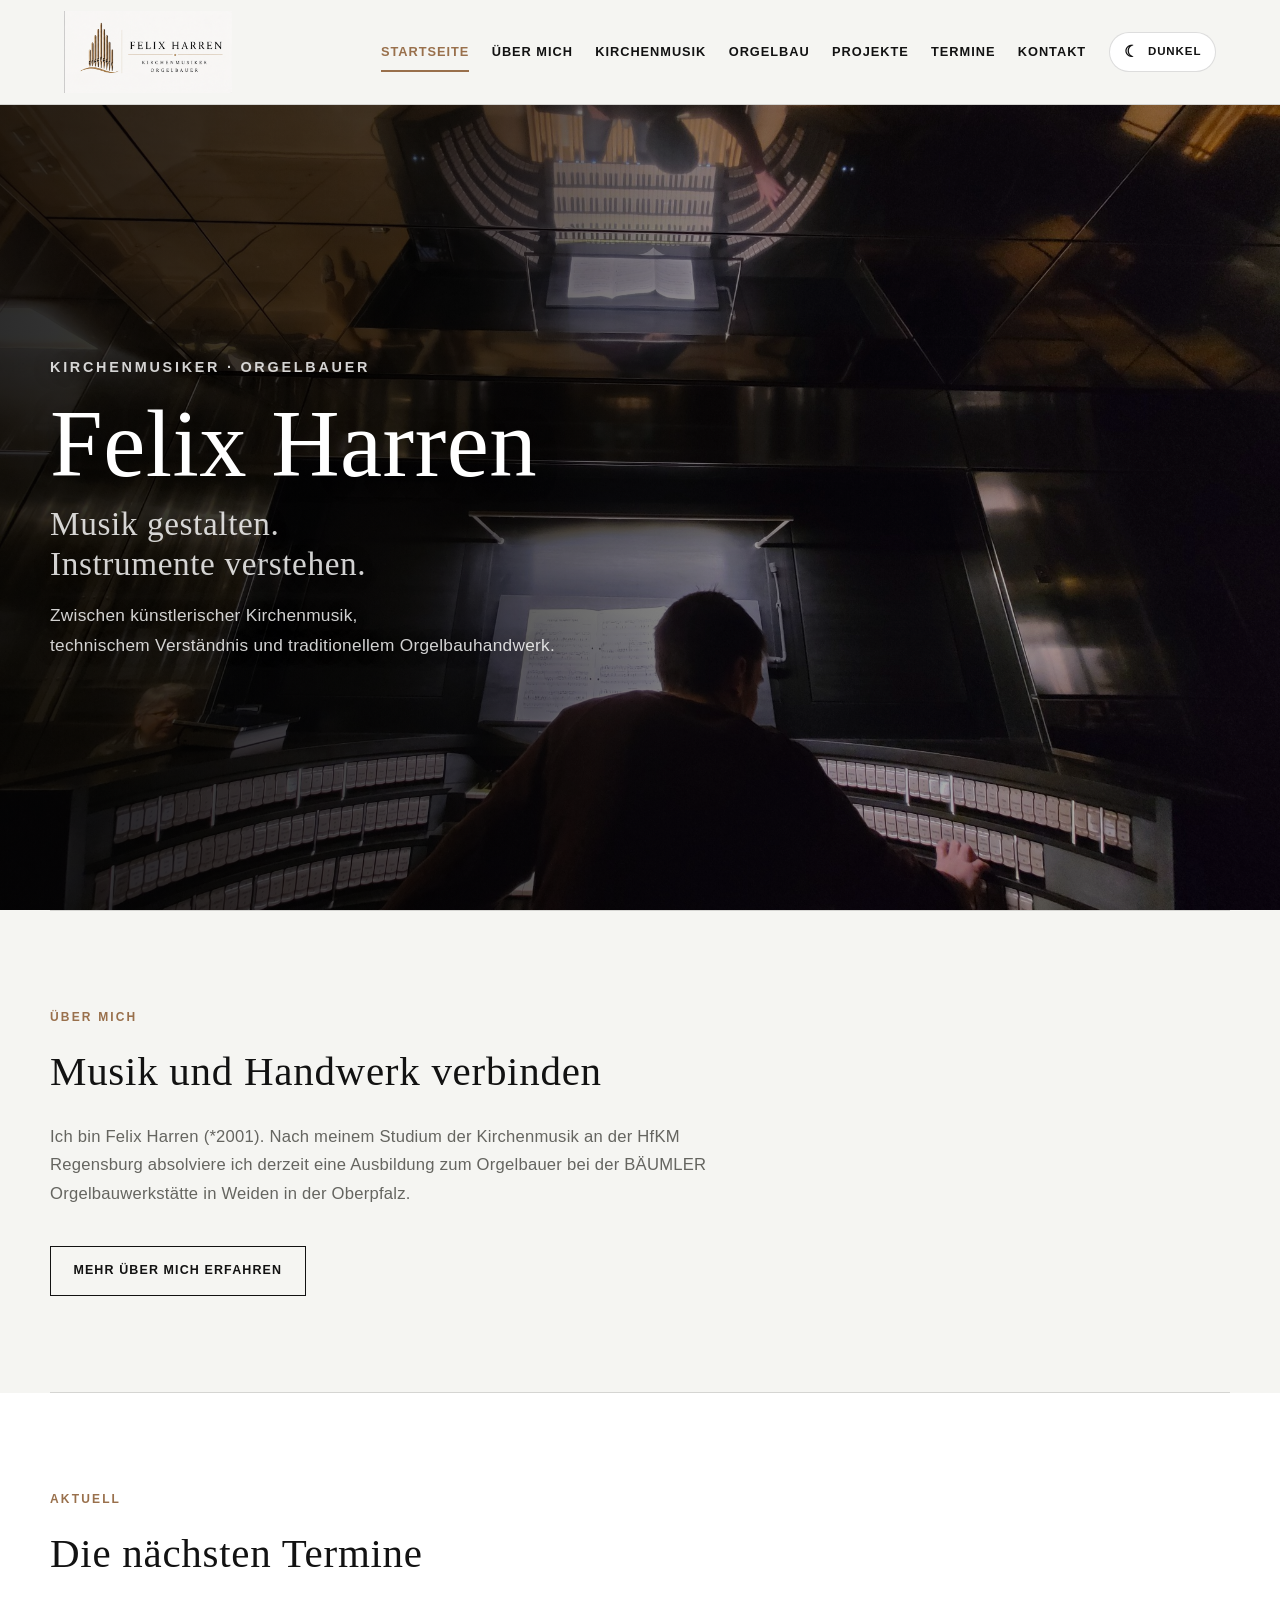
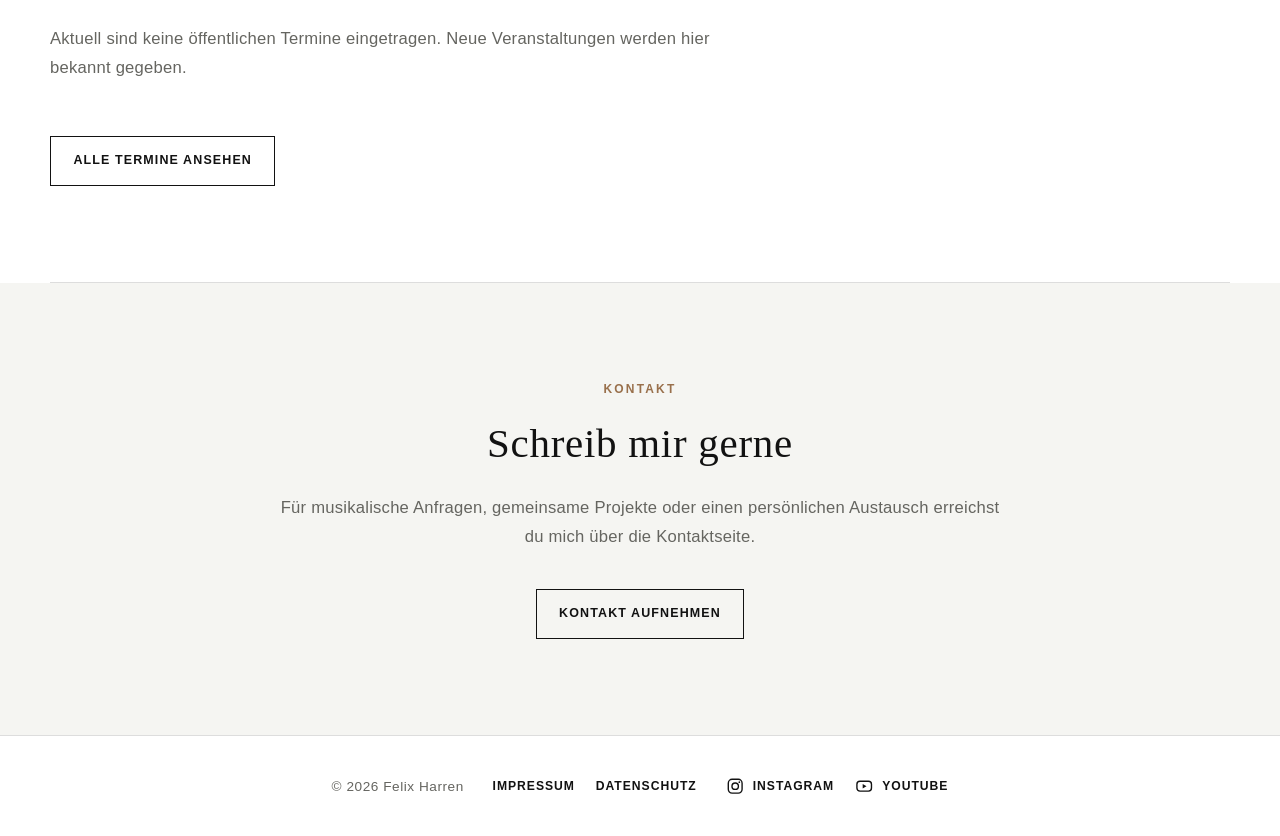
<file: index.html>
<!DOCTYPE html>

<html lang="de">
<head>
<meta charset="utf-8"/>
<meta content="Felix Harren" name="author"/>
<meta content="de_DE" property="og:locale"/>
<meta content="website" property="og:type"/>
<meta content="Felix Harren" property="og:site_name"/>
<meta content="Felix Harren | Kirchenmusiker und Orgelbauer" property="og:title"/>
<meta content="Felix Harren verbindet Kirchenmusik, Orgelspiel, Chorleitung und traditionelles Orgelbauhandwerk." property="og:description"/>
<meta content="https://felixharren.de/Bilder/social/felix-harren-vorschau.jpg" property="og:image"/>
<meta content="1200" property="og:image:width"/>
<meta content="630" property="og:image:height"/>
<meta content="Felix Harren – Kirchenmusiker und Orgelbauer" property="og:image:alt"/>
<meta content="summary_large_image" name="twitter:card"/>
<meta content="Felix Harren | Kirchenmusiker und Orgelbauer" name="twitter:title"/>
<meta content="Felix Harren verbindet Kirchenmusik, Orgelspiel, Chorleitung und traditionelles Orgelbauhandwerk." name="twitter:description"/>
<meta content="https://felixharren.de/Bilder/social/felix-harren-vorschau.jpg" name="twitter:image"/>
<meta content="index, follow, max-image-preview:large" name="robots"/>
<meta content="width=device-width, initial-scale=1.0" name="viewport"/>
<meta content="Felix Harren verbindet Kirchenmusik, Orgelspiel, Chorleitung und traditionelles Orgelbauhandwerk." name="description"/>
<title>Felix Harren | Kirchenmusiker und Orgelbauer</title>
<script>
        (() => {
            const speichername = "felix-harren-theme";
            let gespeichertesDesign = null;

            try {
                gespeichertesDesign = localStorage.getItem(speichername);
            } catch (fehler) {
                gespeichertesDesign = null;
            }

            const systemIstDunkel = window.matchMedia(
                "(prefers-color-scheme: dark)"
            ).matches;

            const startDesign =
                gespeichertesDesign === "dark" ||
                gespeichertesDesign === "light"
                    ? gespeichertesDesign
                    : systemIstDunkel
                        ? "dark"
                        : "light";

            document.documentElement.dataset.theme = startDesign;
        })();
    </script>
<link href="Bilder/Logo/favicon-hell.png" id="favicon" rel="icon" type="image/png"/>
<link href="Bilder/Logo/favicon-hell.png" id="apple-touch-icon" rel="apple-touch-icon"/>
<meta content="#f5f5f2" id="theme-color" name="theme-color"/>
<link as="image" fetchpriority="high" href="Bilder/orgel/orgel-speyer-quer.JPG" rel="preload"/>
<link href="style.css" rel="stylesheet"/>
<link href="bilder.css" rel="stylesheet"/>
<link href="responsive.css" rel="stylesheet"/>
<script type="application/ld+json">{
    "@context": "https://schema.org",
    "@type": "Person",
    "name": "Felix Harren",
    "description": "Kirchenmusiker und Orgelbauer zwischen Musik, Technik und traditionellem Handwerk.",
    "jobTitle": [
        "Kirchenmusiker",
        "Orgelbauer in Ausbildung"
    ],
    "sameAs": [
        "https://www.instagram.com/felixharren/",
        "https://www.youtube.com/@felixharren"
    ],
    "url": "https://felixharren.de/",
    "image": "https://felixharren.de/Bilder/social/felix-harren-vorschau.jpg"
}</script>
<script defer="" src="termine-daten.js"></script>
<script defer="" src="script.js"></script>
<link href="https://felixharren.de/" rel="canonical"/><meta content="https://felixharren.de/" property="og:url"/></head>
<body>
<header>
<h1 class="seitenkopf-logo">
<a aria-label="Felix Harren – Startseite" href="index.html">
<img alt="Felix Harren – Kirchenmusiker, Orgelbauer" class="logo-hellmodus" src="Bilder/Logo/logo-hell-breit.png"/>
<img alt="" aria-hidden="true" class="logo-dunkelmodus" src="Bilder/Logo/logo-dunkel-breit.png"/>
</a>
</h1>
<button aria-controls="kopf-menue" aria-expanded="false" aria-label="Menü öffnen" class="menu-schalter" type="button">
<span aria-hidden="true" class="menu-linien">
<span></span>
<span></span>
<span></span>
</span>
<span class="menu-text">Menü</span>
</button>
<div class="kopf-aktionen" id="kopf-menue">
<nav aria-label="Hauptnavigation">
<a aria-current="page" href="index.html">Startseite</a>
<a href="ueber-mich.html">Über mich</a>
<a href="kirchenmusik.html">Kirchenmusik</a>
<a href="orgelbau.html">Orgelbau</a>
<a href="projekte.html">Projekte</a>
<a href="termine.html">Termine</a>
<a href="kontakt.html">Kontakt</a>
</nav>
<button aria-label="Dunkelmodus aktivieren" class="theme-schalter" title="Farbschema wechseln" type="button">
<span aria-hidden="true" class="theme-symbol">☾</span>
<span class="theme-text">Dunkel</span>
</button>
</div>
</header>
<main>
<section class="start-mit-bild" id="start">
<div class="start-inhalt">
<p class="start-berufe">
                    Kirchenmusiker · Orgelbauer
                </p>
<h2>Felix Harren</h2>
<p class="start-leitsatz">
                    Musik gestalten. <br> Instrumente verstehen.
                </p>
<p class="start-beschreibung">
                    Zwischen künstlerischer Kirchenmusik, <br> technischem
                    Verständnis und traditionellem Orgelbauhandwerk.
                </p>
</div>
</div>
</section>
<section id="ueber-mich">
<p>Über mich</p>
<h2>Musik und Handwerk verbinden</h2>
<p>
                Ich bin Felix Harren (*2001). Nach meinem Studium
                der Kirchenmusik an der HfKM Regensburg absolviere
                ich derzeit eine Ausbildung zum Orgelbauer bei der
                BÄUMLER Orgelbauwerkstätte in Weiden in der Oberpfalz.
            </p>
<a href="ueber-mich.html">
                Mehr über mich erfahren
            </a>
</section>
<section id="termine">
<p>Aktuell</p>
<h2>Die nächsten Termine</h2>
<div class="termin-liste start-termin-liste" id="start-termin-liste">
<!-- Die nächsten drei Termine werden automatisch eingefügt. -->
</div>
<p hidden="" id="keine-start-termine">
                Aktuell sind keine öffentlichen Termine eingetragen.
                Neue Veranstaltungen werden hier bekannt gegeben.
            </p>
<a href="termine.html">
                Alle Termine ansehen
            </a>
</section>
<section id="kontakt">
<p>Kontakt</p>
<h2>Schreib mir gerne</h2>
<p>
                Für musikalische Anfragen, gemeinsame Projekte
                oder einen persönlichen Austausch erreichst du mich
                über die Kontaktseite.
            </p>
<a href="kontakt.html">
                Kontakt aufnehmen
            </a>
</section>
</main>
<footer>
<p>© 2026 Felix Harren</p>
<div class="footer-rechtliches">
<a href="impressum.html">Impressum</a>
<a href="datenschutz.html">Datenschutz</a>
</div>
<div aria-label="Social Media" class="social-links">
<a aria-label="Instagram-Profil von Felix Harren öffnen" href="https://www.instagram.com/felixharren/" rel="noopener noreferrer" target="_blank">
<svg aria-hidden="true" class="social-icon" viewbox="0 0 24 24">
<rect fill="none" height="18" rx="5" stroke="currentColor" stroke-width="1.8" width="18" x="3" y="3"></rect>
<circle cx="12" cy="12" fill="none" r="4.2" stroke="currentColor" stroke-width="1.8"></circle>
<circle cx="17.4" cy="6.7" fill="currentColor" r="1.1"></circle>
</svg>
<span>Instagram</span>
</a>
<a aria-label="YouTube-Kanal von Felix Harren öffnen" href="https://www.youtube.com/@felixharren" rel="noopener noreferrer" target="_blank">
<svg aria-hidden="true" class="social-icon" viewbox="0 0 24 24">
<rect fill="none" height="13" rx="4" stroke="currentColor" stroke-width="1.8" width="19" x="2.5" y="5.5"></rect>
<path d="M10 9l5 3-5 3z" fill="currentColor"></path>
</svg>
<span>YouTube</span>
</a>
</div>
</footer>
</body>
</html>
</file>
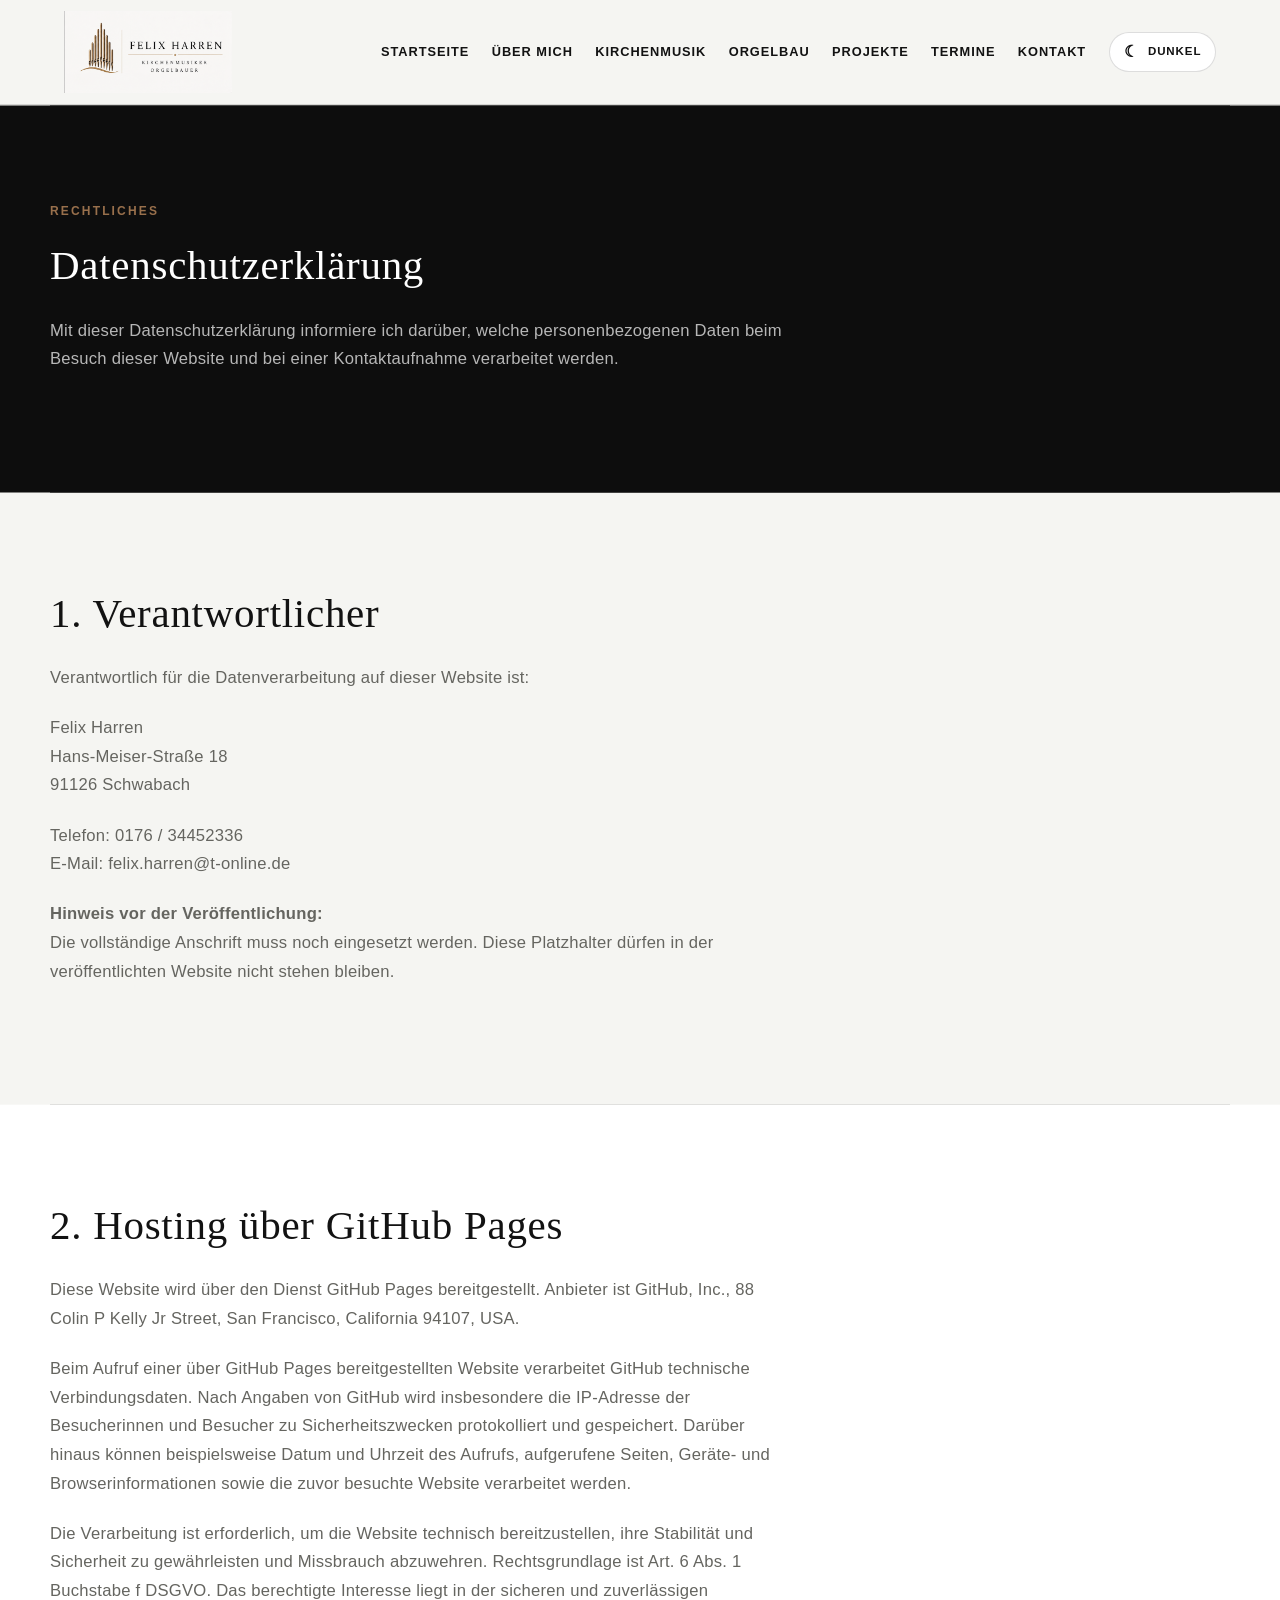
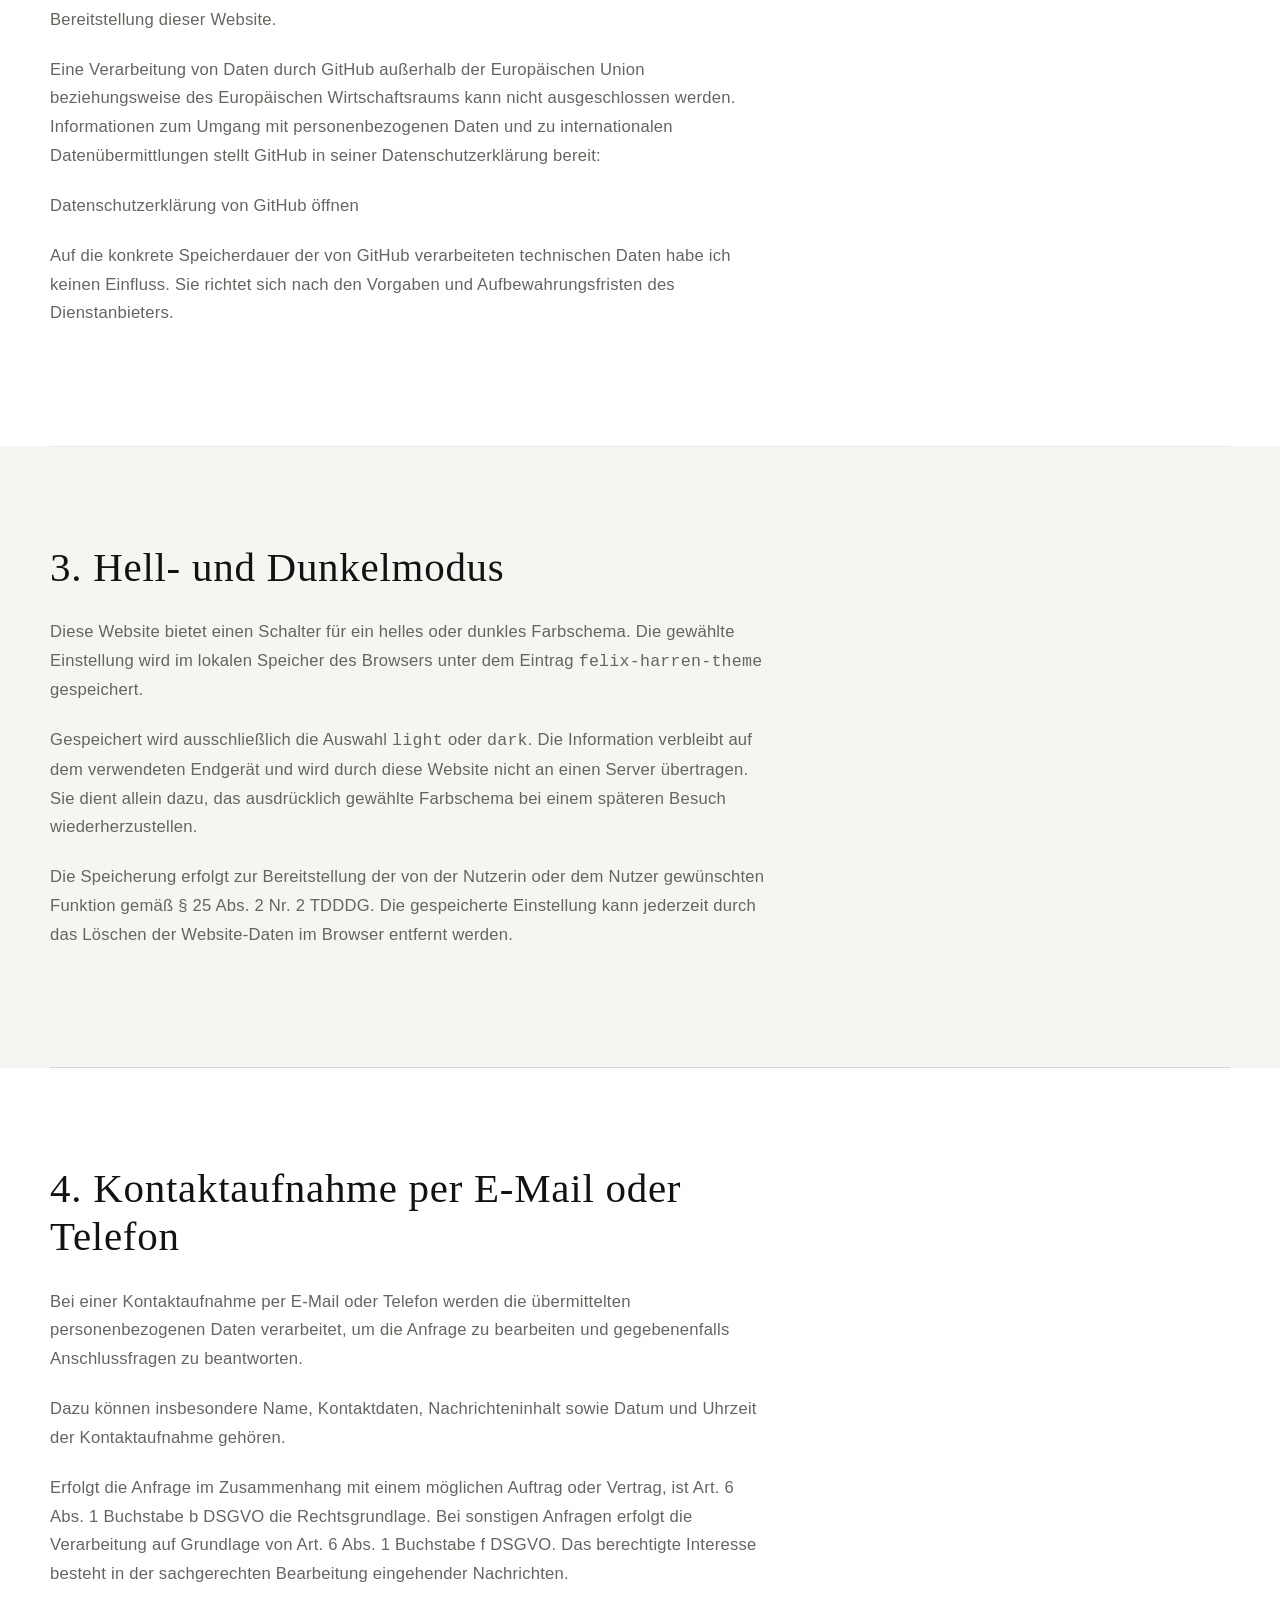
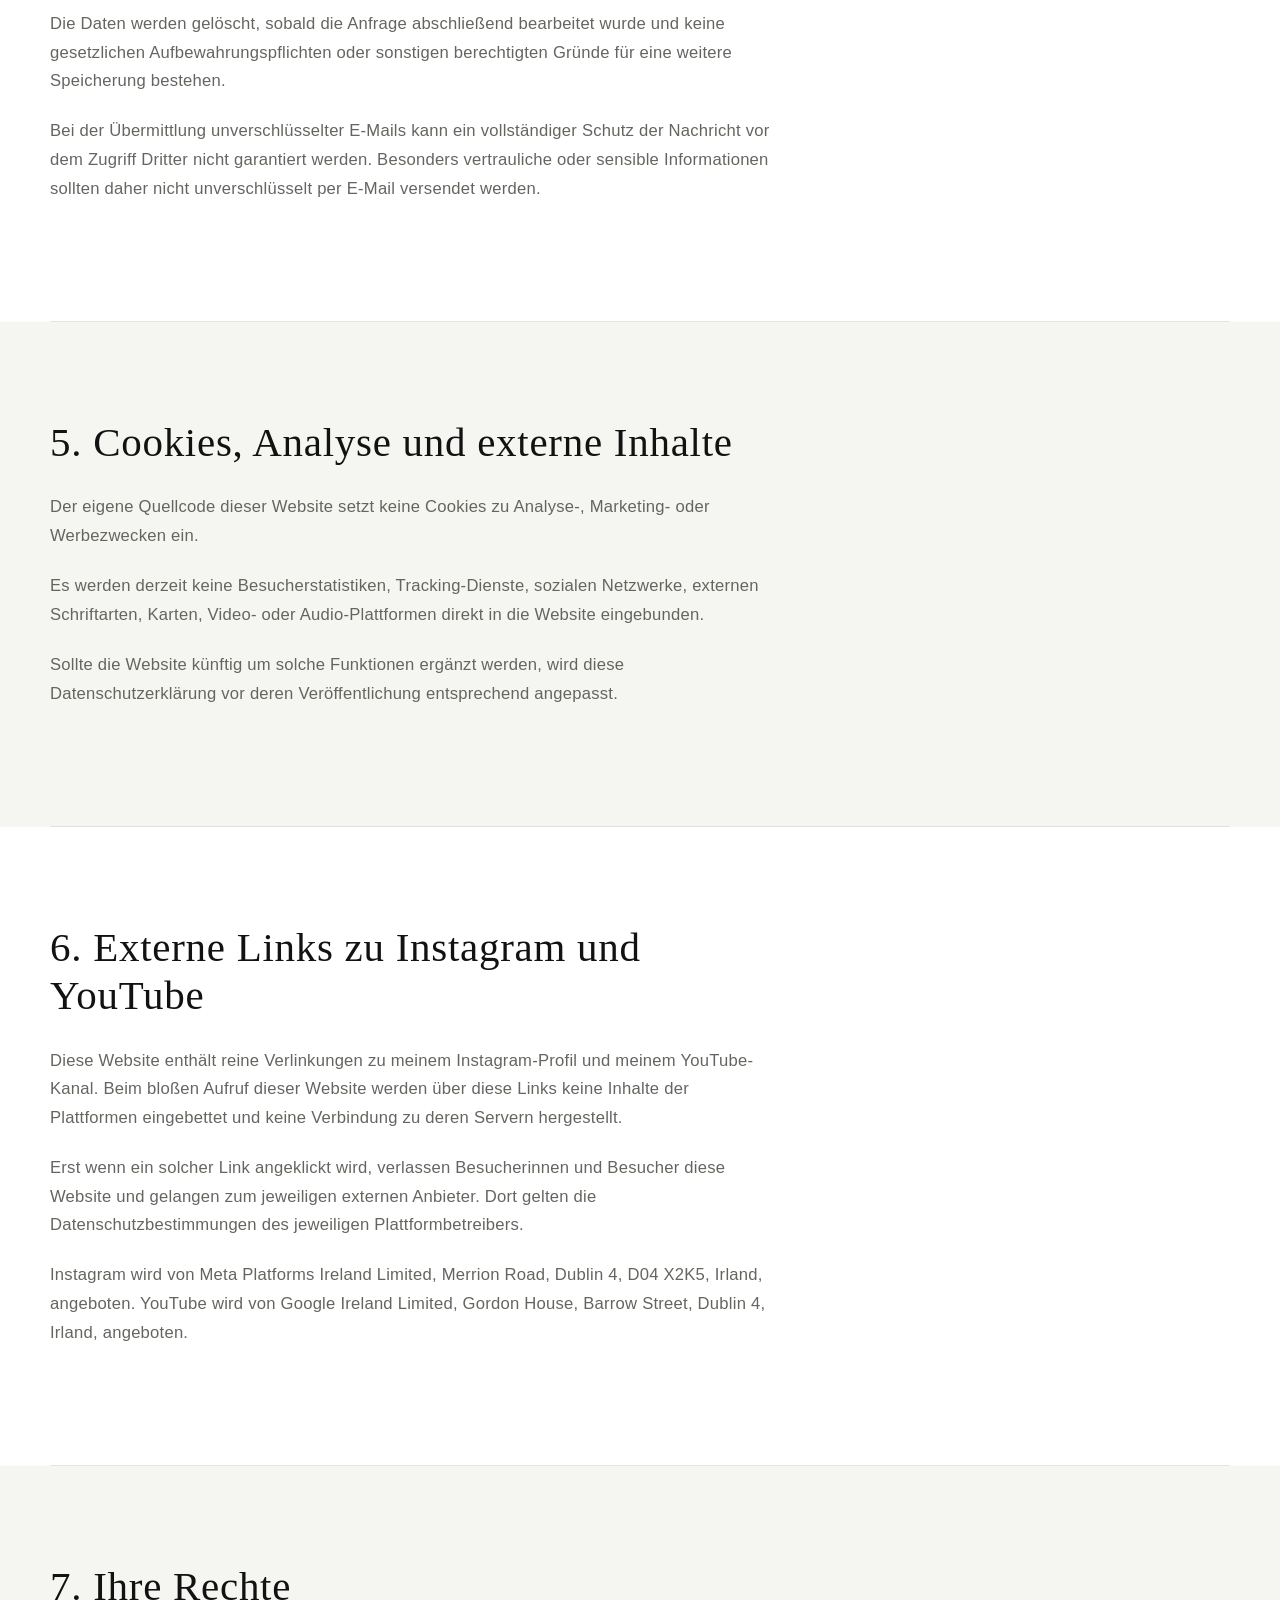
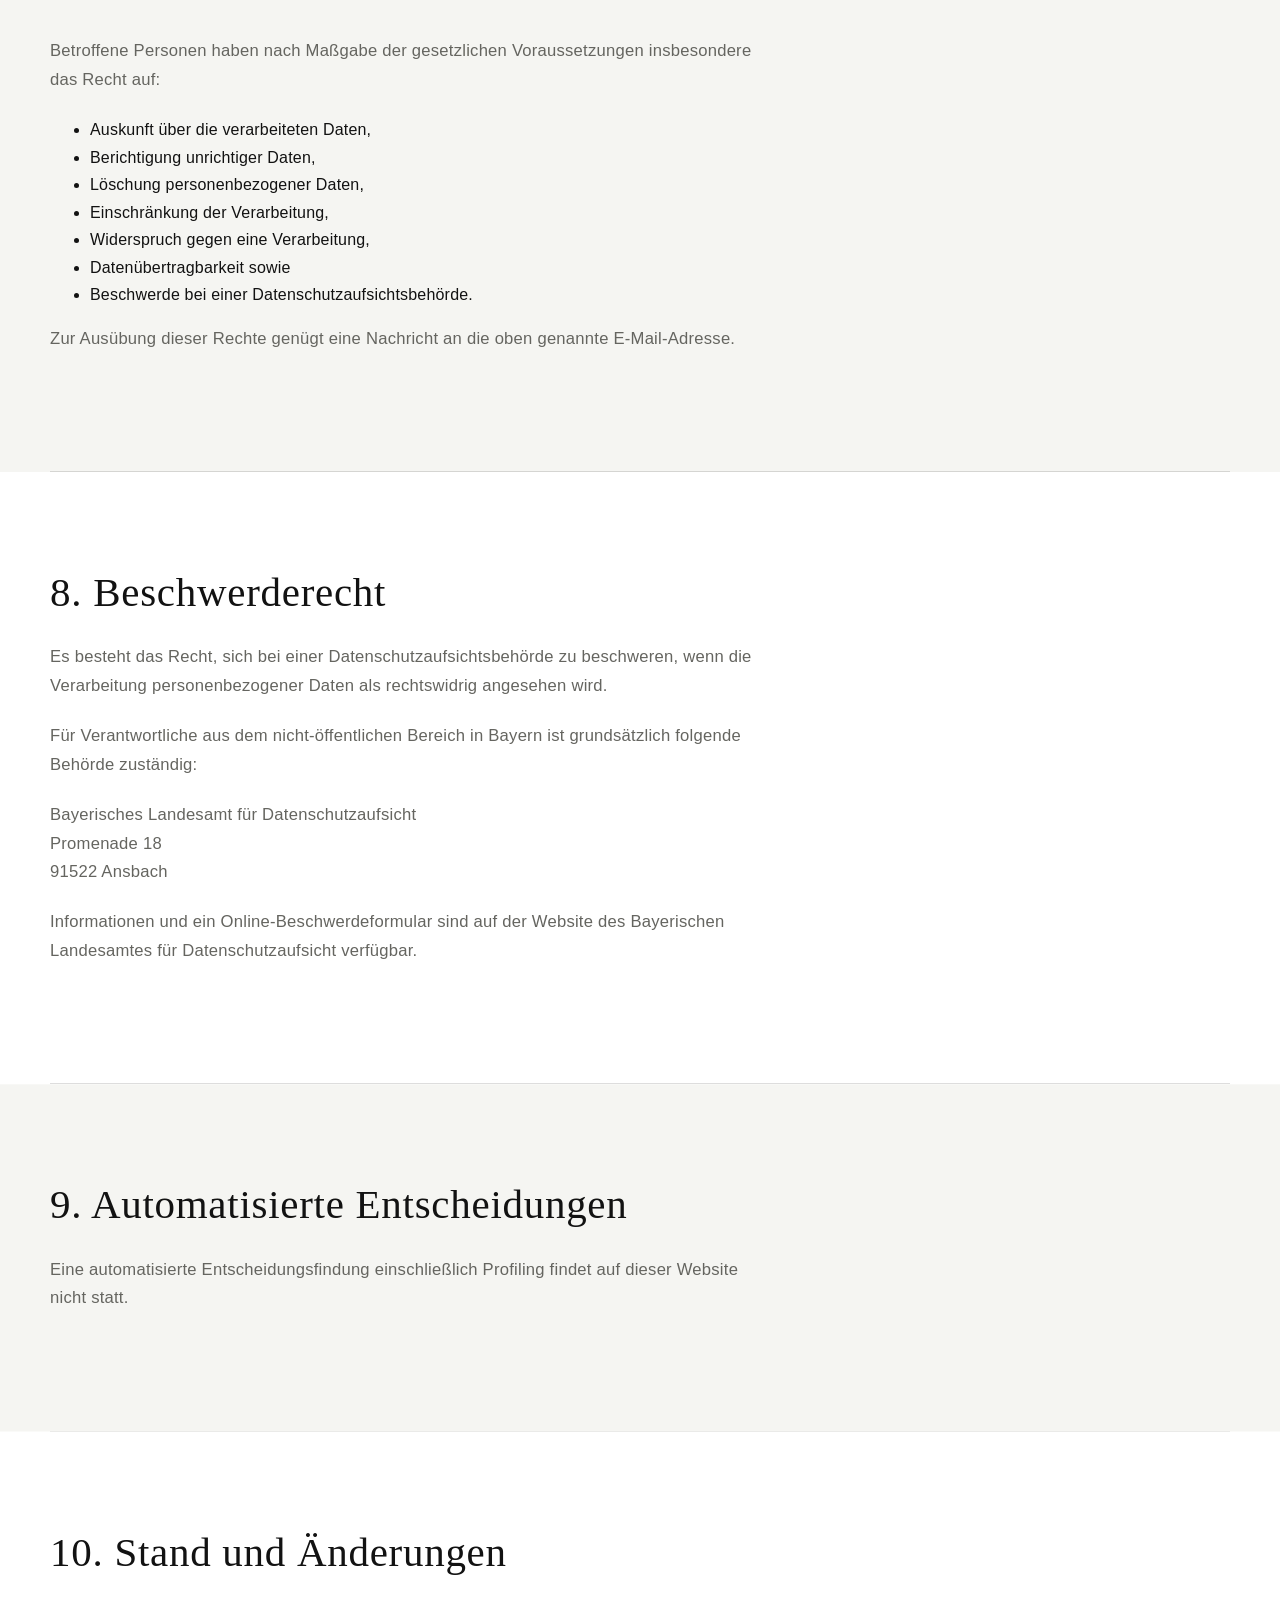
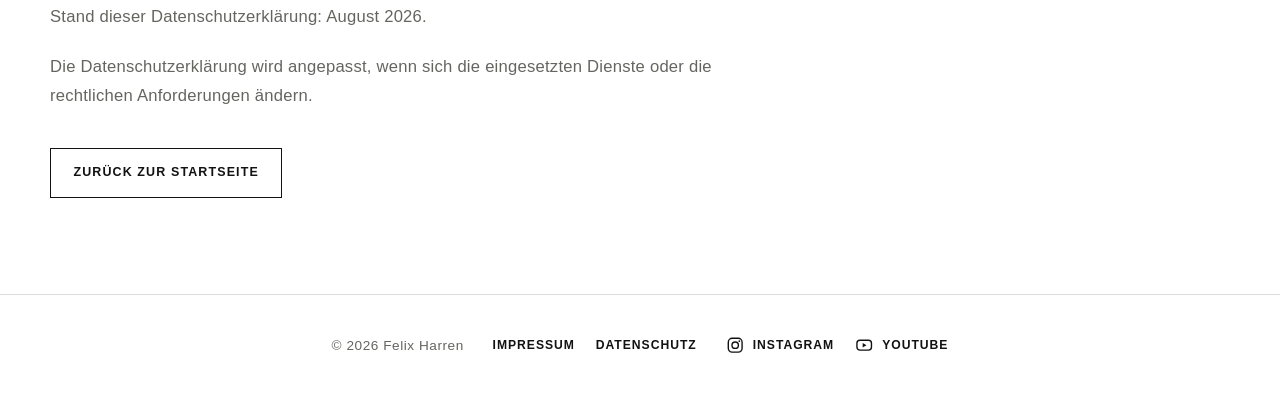
<file: datenschutz.html>
<!DOCTYPE html>

<html lang="de">
<head>
<meta charset="utf-8"/>
<meta content="Felix Harren" name="author"/>
<meta content="de_DE" property="og:locale"/>
<meta content="website" property="og:type"/>
<meta content="Felix Harren" property="og:site_name"/>
<meta content="Datenschutz | Felix Harren" property="og:title"/>
<meta content="Datenschutzhinweise zur Website von Felix Harren." property="og:description"/>
<meta content="https://felixharren.de/Bilder/social/felix-harren-vorschau.jpg" property="og:image"/>
<meta content="1200" property="og:image:width"/>
<meta content="630" property="og:image:height"/>
<meta content="Felix Harren – Kirchenmusiker und Orgelbauer" property="og:image:alt"/>
<meta content="summary_large_image" name="twitter:card"/>
<meta content="Datenschutz | Felix Harren" name="twitter:title"/>
<meta content="Datenschutzhinweise zur Website von Felix Harren." name="twitter:description"/>
<meta content="https://felixharren.de/Bilder/social/felix-harren-vorschau.jpg" name="twitter:image"/>
<meta content="noindex, follow" name="robots"/>
<meta content="width=device-width, initial-scale=1.0" name="viewport"/>
<meta content="Datenschutzhinweise zur Website von Felix Harren." name="description"/>
<title>Datenschutz | Felix Harren</title>
<script>
        (() => {
            const speichername = "felix-harren-theme";
            let gespeichertesDesign = null;

            try {
                gespeichertesDesign = localStorage.getItem(speichername);
            } catch (fehler) {
                gespeichertesDesign = null;
            }

            const systemIstDunkel = window.matchMedia(
                "(prefers-color-scheme: dark)"
            ).matches;

            const startDesign =
                gespeichertesDesign === "dark" ||
                gespeichertesDesign === "light"
                    ? gespeichertesDesign
                    : systemIstDunkel
                        ? "dark"
                        : "light";

            document.documentElement.dataset.theme = startDesign;
        })();
    </script>
<link href="Bilder/Logo/favicon-hell.png" id="favicon" rel="icon" type="image/png"/>
<link href="Bilder/Logo/favicon-hell.png" id="apple-touch-icon" rel="apple-touch-icon"/>
<meta content="#f5f5f2" id="theme-color" name="theme-color"/>
<link href="style.css" rel="stylesheet"/>
<link href="responsive.css" rel="stylesheet"/>
<script defer="" src="script.js"></script>
<link href="https://felixharren.de/datenschutz.html" rel="canonical"/><meta content="https://felixharren.de/datenschutz.html" property="og:url"/></head>
<body>
<header>
<h1 class="seitenkopf-logo">
<a aria-label="Felix Harren – Startseite" href="index.html">
<img alt="Felix Harren – Kirchenmusiker, Orgelbauer" class="logo-hellmodus" src="Bilder/Logo/logo-hell-breit.png"/>
<img alt="" aria-hidden="true" class="logo-dunkelmodus" src="Bilder/Logo/logo-dunkel-breit.png"/>
</a>
</h1>
<button aria-controls="kopf-menue" aria-expanded="false" aria-label="Menü öffnen" class="menu-schalter" type="button">
<span aria-hidden="true" class="menu-linien">
<span></span>
<span></span>
<span></span>
</span>
<span class="menu-text">Menü</span>
</button>
<div class="kopf-aktionen" id="kopf-menue">
<nav aria-label="Hauptnavigation">
<a href="index.html">Startseite</a>
<a href="ueber-mich.html">Über mich</a>
<a href="kirchenmusik.html">Kirchenmusik</a>
<a href="orgelbau.html">Orgelbau</a>
<a href="projekte.html">Projekte</a>
<a href="termine.html">Termine</a>
<a href="kontakt.html">Kontakt</a>
</nav>
<button aria-label="Dunkelmodus aktivieren" class="theme-schalter" title="Farbschema wechseln" type="button">
<span aria-hidden="true" class="theme-symbol">☾</span>
<span class="theme-text">Dunkel</span>
</button>
</div>
</header>
<main>
<section>
<p>Rechtliches</p>
<h2>Datenschutzerklärung</h2>
<p>
                Mit dieser Datenschutzerklärung informiere ich darüber,
                welche personenbezogenen Daten beim Besuch dieser Website
                und bei einer Kontaktaufnahme verarbeitet werden.
            </p>
</section>
<section>
<h2>1. Verantwortlicher</h2>
<p>
                Verantwortlich für die Datenverarbeitung auf dieser
                Website ist:
            </p>
<p>
                Felix Harren<br/>
                Hans-Meiser-Straße 18<br/>
                91126 Schwabach
            </p>
<p>
                Telefon:
                <a href="tel:+4917634452336">
                    0176 / 34452336
                </a>
<br/>
                E-Mail:
                <a href="mailto:felix.harren@t-online.de">
                    felix.harren@t-online.de
                </a>
</p>
<p>
<strong>Hinweis vor der Veröffentlichung:</strong><br/>
                Die vollständige Anschrift muss noch eingesetzt werden.
                Diese Platzhalter dürfen in der veröffentlichten Website
                nicht stehen bleiben.
            </p>
</section>
<section>
<h2>2. Hosting über GitHub Pages</h2>
<p>
                Diese Website wird über den Dienst GitHub Pages
                bereitgestellt. Anbieter ist GitHub, Inc.,
                88 Colin P Kelly Jr Street, San Francisco,
                California 94107, USA.
            </p>
<p>
                Beim Aufruf einer über GitHub Pages bereitgestellten
                Website verarbeitet GitHub technische Verbindungsdaten.
                Nach Angaben von GitHub wird insbesondere die
                IP-Adresse der Besucherinnen und Besucher zu
                Sicherheitszwecken protokolliert und gespeichert.
                Darüber hinaus können beispielsweise Datum und Uhrzeit
                des Aufrufs, aufgerufene Seiten, Geräte- und
                Browserinformationen sowie die zuvor besuchte Website
                verarbeitet werden.
            </p>
<p>
                Die Verarbeitung ist erforderlich, um die Website
                technisch bereitzustellen, ihre Stabilität und Sicherheit
                zu gewährleisten und Missbrauch abzuwehren. Rechtsgrundlage
                ist Art. 6 Abs. 1 Buchstabe f DSGVO. Das berechtigte
                Interesse liegt in der sicheren und zuverlässigen
                Bereitstellung dieser Website.
            </p>
<p>
                Eine Verarbeitung von Daten durch GitHub außerhalb der
                Europäischen Union beziehungsweise des Europäischen
                Wirtschaftsraums kann nicht ausgeschlossen werden.
                Informationen zum Umgang mit personenbezogenen Daten und
                zu internationalen Datenübermittlungen stellt GitHub in
                seiner Datenschutzerklärung bereit:
            </p>
<p>
<a href="https://docs.github.com/de/site-policy/privacy-policies/github-general-privacy-statement" rel="noopener noreferrer" target="_blank">
                    Datenschutzerklärung von GitHub öffnen
                </a>
</p>
<p>
                Auf die konkrete Speicherdauer der von GitHub
                verarbeiteten technischen Daten habe ich keinen Einfluss.
                Sie richtet sich nach den Vorgaben und
                Aufbewahrungsfristen des Dienstanbieters.
            </p>
</section>
<section>
<h2>3. Hell- und Dunkelmodus</h2>
<p>
                Diese Website bietet einen Schalter für ein helles oder
                dunkles Farbschema. Die gewählte Einstellung wird im
                lokalen Speicher des Browsers unter dem Eintrag
                <code>felix-harren-theme</code> gespeichert.
            </p>
<p>
                Gespeichert wird ausschließlich die Auswahl
                <code>light</code> oder <code>dark</code>. Die
                Information verbleibt auf dem verwendeten Endgerät und
                wird durch diese Website nicht an einen Server übertragen.
                Sie dient allein dazu, das ausdrücklich gewählte
                Farbschema bei einem späteren Besuch wiederherzustellen.
            </p>
<p>
                Die Speicherung erfolgt zur Bereitstellung der von der
                Nutzerin oder dem Nutzer gewünschten Funktion gemäß
                § 25 Abs. 2 Nr. 2 TDDDG. Die gespeicherte Einstellung
                kann jederzeit durch das Löschen der Website-Daten im
                Browser entfernt werden.
            </p>
</section>
<section>
<h2>4. Kontaktaufnahme per E-Mail oder Telefon</h2>
<p>
                Bei einer Kontaktaufnahme per E-Mail oder Telefon werden
                die übermittelten personenbezogenen Daten verarbeitet,
                um die Anfrage zu bearbeiten und gegebenenfalls
                Anschlussfragen zu beantworten.
            </p>
<p>
                Dazu können insbesondere Name, Kontaktdaten,
                Nachrichteninhalt sowie Datum und Uhrzeit der
                Kontaktaufnahme gehören.
            </p>
<p>
                Erfolgt die Anfrage im Zusammenhang mit einem möglichen
                Auftrag oder Vertrag, ist Art. 6 Abs. 1 Buchstabe b DSGVO
                die Rechtsgrundlage. Bei sonstigen Anfragen erfolgt die
                Verarbeitung auf Grundlage von Art. 6 Abs. 1 Buchstabe f
                DSGVO. Das berechtigte Interesse besteht in der
                sachgerechten Bearbeitung eingehender Nachrichten.
            </p>
<p>
                Die Daten werden gelöscht, sobald die Anfrage abschließend
                bearbeitet wurde und keine gesetzlichen
                Aufbewahrungspflichten oder sonstigen berechtigten Gründe
                für eine weitere Speicherung bestehen.
            </p>
<p>
                Bei der Übermittlung unverschlüsselter E-Mails kann ein
                vollständiger Schutz der Nachricht vor dem Zugriff
                Dritter nicht garantiert werden. Besonders vertrauliche
                oder sensible Informationen sollten daher nicht
                unverschlüsselt per E-Mail versendet werden.
            </p>
</section>
<section>
<h2>5. Cookies, Analyse und externe Inhalte</h2>
<p>
                Der eigene Quellcode dieser Website setzt keine Cookies
                zu Analyse-, Marketing- oder Werbezwecken ein.
            </p>
<p>
                Es werden derzeit keine Besucherstatistiken,
                Tracking-Dienste, sozialen Netzwerke, externen
                Schriftarten, Karten, Video- oder Audio-Plattformen
                direkt in die Website eingebunden.
            </p>
<p>
                Sollte die Website künftig um solche Funktionen ergänzt
                werden, wird diese Datenschutzerklärung vor deren
                Veröffentlichung entsprechend angepasst.
            </p>
</section>
<section>
<h2>6. Externe Links zu Instagram und YouTube</h2>
<p>
                Diese Website enthält reine Verlinkungen zu meinem
                Instagram-Profil und meinem YouTube-Kanal. Beim bloßen
                Aufruf dieser Website werden über diese Links keine
                Inhalte der Plattformen eingebettet und keine Verbindung
                zu deren Servern hergestellt.
            </p>
<p>
                Erst wenn ein solcher Link angeklickt wird, verlassen
                Besucherinnen und Besucher diese Website und gelangen
                zum jeweiligen externen Anbieter. Dort gelten die
                Datenschutzbestimmungen des jeweiligen Plattformbetreibers.
            </p>
<p>
                Instagram wird von Meta Platforms Ireland Limited,
                Merrion Road, Dublin 4, D04 X2K5, Irland, angeboten.
                YouTube wird von Google Ireland Limited,
                Gordon House, Barrow Street, Dublin 4, Irland,
                angeboten.
            </p>
</section>
<section>
<h2>7. Ihre Rechte</h2>
<p>
                Betroffene Personen haben nach Maßgabe der gesetzlichen
                Voraussetzungen insbesondere das Recht auf:
            </p>
<ul>
<li>Auskunft über die verarbeiteten Daten,</li>
<li>Berichtigung unrichtiger Daten,</li>
<li>Löschung personenbezogener Daten,</li>
<li>Einschränkung der Verarbeitung,</li>
<li>Widerspruch gegen eine Verarbeitung,</li>
<li>Datenübertragbarkeit sowie</li>
<li>
                    Beschwerde bei einer Datenschutzaufsichtsbehörde.
                </li>
</ul>
<p>
                Zur Ausübung dieser Rechte genügt eine Nachricht an die
                oben genannte E-Mail-Adresse.
            </p>
</section>
<section>
<h2>8. Beschwerderecht</h2>
<p>
                Es besteht das Recht, sich bei einer
                Datenschutzaufsichtsbehörde zu beschweren, wenn die
                Verarbeitung personenbezogener Daten als rechtswidrig
                angesehen wird.
            </p>
<p>
                Für Verantwortliche aus dem nicht-öffentlichen Bereich
                in Bayern ist grundsätzlich folgende Behörde zuständig:
            </p>
<p>
                Bayerisches Landesamt für Datenschutzaufsicht<br/>
                Promenade 18<br/>
                91522 Ansbach
            </p>
<p>
                Informationen und ein Online-Beschwerdeformular sind auf
                der Website des Bayerischen Landesamtes für
                Datenschutzaufsicht verfügbar.
            </p>
</section>
<section>
<h2>9. Automatisierte Entscheidungen</h2>
<p>
                Eine automatisierte Entscheidungsfindung einschließlich
                Profiling findet auf dieser Website nicht statt.
            </p>
</section>
<section>
<h2>10. Stand und Änderungen</h2>
<p>
                Stand dieser Datenschutzerklärung: August 2026.
            </p>
<p>
                Die Datenschutzerklärung wird angepasst, wenn sich die
                eingesetzten Dienste oder die rechtlichen Anforderungen
                ändern.
            </p>
<a href="index.html">
                Zurück zur Startseite
            </a>
</section>
</main>
<footer>
<p>© 2026 Felix Harren</p>
<div class="footer-rechtliches">
<a href="impressum.html">Impressum</a>
<a href="datenschutz.html">Datenschutz</a>
</div>
<div aria-label="Social Media" class="social-links">
<a aria-label="Instagram-Profil von Felix Harren öffnen" href="https://www.instagram.com/felixharren/" rel="noopener noreferrer" target="_blank">
<svg aria-hidden="true" class="social-icon" viewbox="0 0 24 24">
<rect fill="none" height="18" rx="5" stroke="currentColor" stroke-width="1.8" width="18" x="3" y="3"></rect>
<circle cx="12" cy="12" fill="none" r="4.2" stroke="currentColor" stroke-width="1.8"></circle>
<circle cx="17.4" cy="6.7" fill="currentColor" r="1.1"></circle>
</svg>
<span>Instagram</span>
</a>
<a aria-label="YouTube-Kanal von Felix Harren öffnen" href="https://www.youtube.com/@felixharren" rel="noopener noreferrer" target="_blank">
<svg aria-hidden="true" class="social-icon" viewbox="0 0 24 24">
<rect fill="none" height="13" rx="4" stroke="currentColor" stroke-width="1.8" width="19" x="2.5" y="5.5"></rect>
<path d="M10 9l5 3-5 3z" fill="currentColor"></path>
</svg>
<span>YouTube</span>
</a>
</div>
</footer>
</body>
</html>
</file>
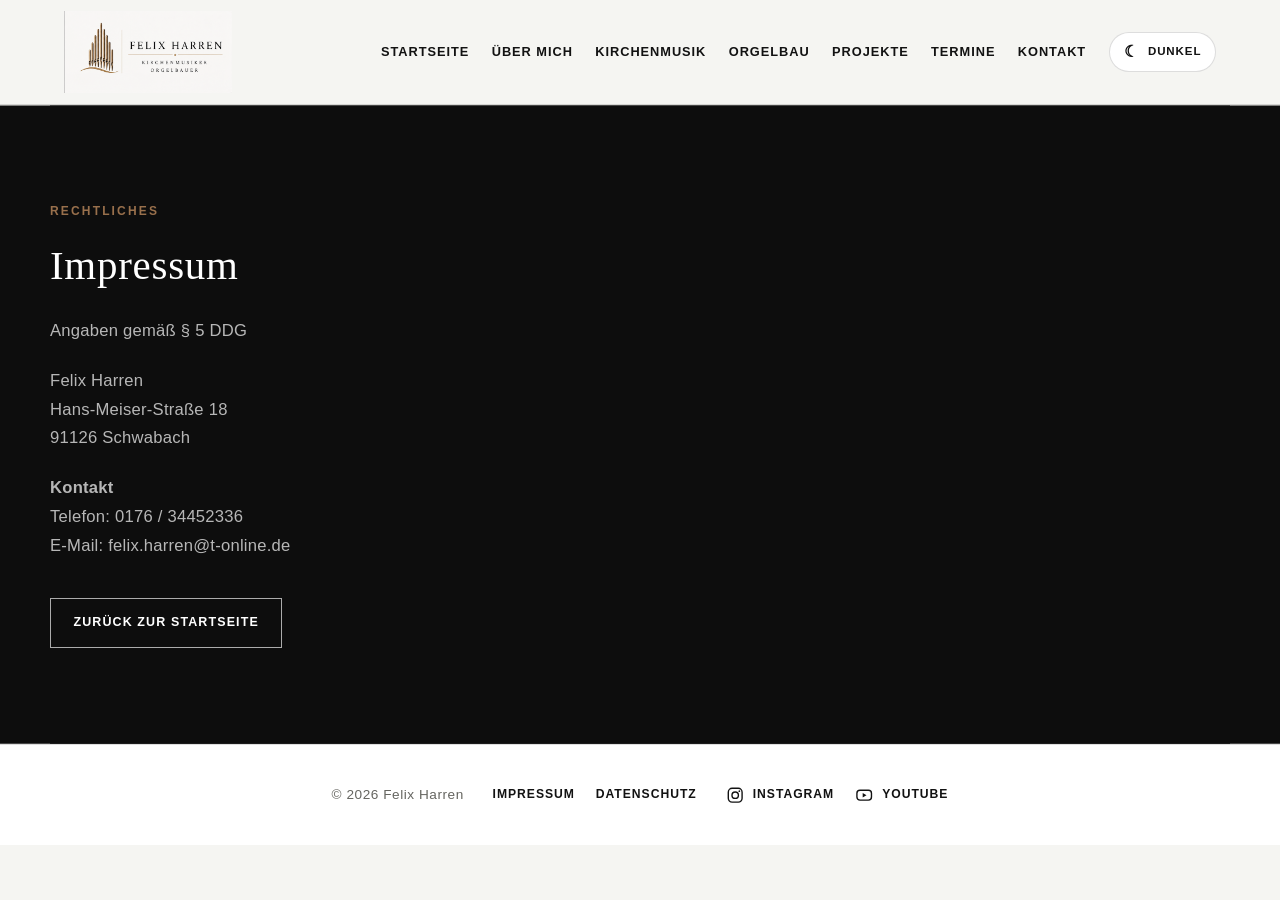
<file: impressum.html>
<!DOCTYPE html>

<html lang="de">
<head>
<meta charset="utf-8"/>
<meta content="Felix Harren" name="author"/>
<meta content="de_DE" property="og:locale"/>
<meta content="website" property="og:type"/>
<meta content="Felix Harren" property="og:site_name"/>
<meta content="Impressum | Felix Harren" property="og:title"/>
<meta content="Impressum und Anbieterinformationen der Website von Felix Harren." property="og:description"/>
<meta content="https://felixharren.de/Bilder/social/felix-harren-vorschau.jpg" property="og:image"/>
<meta content="1200" property="og:image:width"/>
<meta content="630" property="og:image:height"/>
<meta content="Felix Harren – Kirchenmusiker und Orgelbauer" property="og:image:alt"/>
<meta content="summary_large_image" name="twitter:card"/>
<meta content="Impressum | Felix Harren" name="twitter:title"/>
<meta content="Impressum und Anbieterinformationen der Website von Felix Harren." name="twitter:description"/>
<meta content="https://felixharren.de/Bilder/social/felix-harren-vorschau.jpg" name="twitter:image"/>
<meta content="noindex, follow" name="robots"/>
<meta content="width=device-width, initial-scale=1.0" name="viewport"/>
<meta content="Impressum und Anbieterinformationen der Website von Felix Harren." name="description"/>
<title>Impressum | Felix Harren</title>
<script>
        (() => {
            const speichername = "felix-harren-theme";
            let gespeichertesDesign = null;

            try {
                gespeichertesDesign = localStorage.getItem(speichername);
            } catch (fehler) {
                gespeichertesDesign = null;
            }

            const systemIstDunkel = window.matchMedia(
                "(prefers-color-scheme: dark)"
            ).matches;

            const startDesign =
                gespeichertesDesign === "dark" ||
                gespeichertesDesign === "light"
                    ? gespeichertesDesign
                    : systemIstDunkel
                        ? "dark"
                        : "light";

            document.documentElement.dataset.theme = startDesign;
        })();
    </script>
<link href="Bilder/Logo/favicon-hell.png" id="favicon" rel="icon" type="image/png"/>
<link href="Bilder/Logo/favicon-hell.png" id="apple-touch-icon" rel="apple-touch-icon"/>
<meta content="#f5f5f2" id="theme-color" name="theme-color"/>
<link href="style.css" rel="stylesheet"/>
<link href="responsive.css" rel="stylesheet"/>
<script defer="" src="script.js"></script>
<link href="https://felixharren.de/impressum.html" rel="canonical"/><meta content="https://felixharren.de/impressum.html" property="og:url"/></head>
<body>
<header>
<h1 class="seitenkopf-logo">
<a aria-label="Felix Harren – Startseite" href="index.html">
<img alt="Felix Harren – Kirchenmusiker, Orgelbauer" class="logo-hellmodus" src="Bilder/Logo/logo-hell-breit.png"/>
<img alt="" aria-hidden="true" class="logo-dunkelmodus" src="Bilder/Logo/logo-dunkel-breit.png"/>
</a>
</h1>
<button aria-controls="kopf-menue" aria-expanded="false" aria-label="Menü öffnen" class="menu-schalter" type="button">
<span aria-hidden="true" class="menu-linien">
<span></span>
<span></span>
<span></span>
</span>
<span class="menu-text">Menü</span>
</button>
<div class="kopf-aktionen" id="kopf-menue">
<nav aria-label="Hauptnavigation">
<a href="index.html">Startseite</a>
<a href="ueber-mich.html">Über mich</a>
<a href="kirchenmusik.html">Kirchenmusik</a>
<a href="orgelbau.html">Orgelbau</a>
<a href="projekte.html">Projekte</a>
<a href="termine.html">Termine</a>
<a href="kontakt.html">Kontakt</a>
</nav>
<button aria-label="Dunkelmodus aktivieren" class="theme-schalter" title="Farbschema wechseln" type="button">
<span aria-hidden="true" class="theme-symbol">☾</span>
<span class="theme-text">Dunkel</span>
</button>
</div>
</header>
<main>
<section>
<p>Rechtliches</p>
<h2>Impressum</h2>
<p>Angaben gemäß § 5 DDG</p>
<p>
                Felix Harren<br/>
                Hans-Meiser-Straße 18<br/>
                91126 Schwabach
            </p>
<p>
<strong>Kontakt</strong><br/>
                Telefon:
                <a href="tel:+4917634452336">
                    0176 / 34452336
                </a>
<br/>
                E-Mail:
                <a href="mailto:felix.harren@t-online.de">
                    felix.harren@t-online.de
                </a>
</p>
<a href="index.html">
                Zurück zur Startseite
            </a>
</section>
</main>
<footer>
<p>© 2026 Felix Harren</p>
<div class="footer-rechtliches">
<a href="impressum.html">Impressum</a>
<a href="datenschutz.html">Datenschutz</a>
</div>
<div aria-label="Social Media" class="social-links">
<a aria-label="Instagram-Profil von Felix Harren öffnen" href="https://www.instagram.com/felixharren/" rel="noopener noreferrer" target="_blank">
<svg aria-hidden="true" class="social-icon" viewbox="0 0 24 24">
<rect fill="none" height="18" rx="5" stroke="currentColor" stroke-width="1.8" width="18" x="3" y="3"></rect>
<circle cx="12" cy="12" fill="none" r="4.2" stroke="currentColor" stroke-width="1.8"></circle>
<circle cx="17.4" cy="6.7" fill="currentColor" r="1.1"></circle>
</svg>
<span>Instagram</span>
</a>
<a aria-label="YouTube-Kanal von Felix Harren öffnen" href="https://www.youtube.com/@felixharren" rel="noopener noreferrer" target="_blank">
<svg aria-hidden="true" class="social-icon" viewbox="0 0 24 24">
<rect fill="none" height="13" rx="4" stroke="currentColor" stroke-width="1.8" width="19" x="2.5" y="5.5"></rect>
<path d="M10 9l5 3-5 3z" fill="currentColor"></path>
</svg>
<span>YouTube</span>
</a>
</div>
</footer>
</body>
</html>
</file>
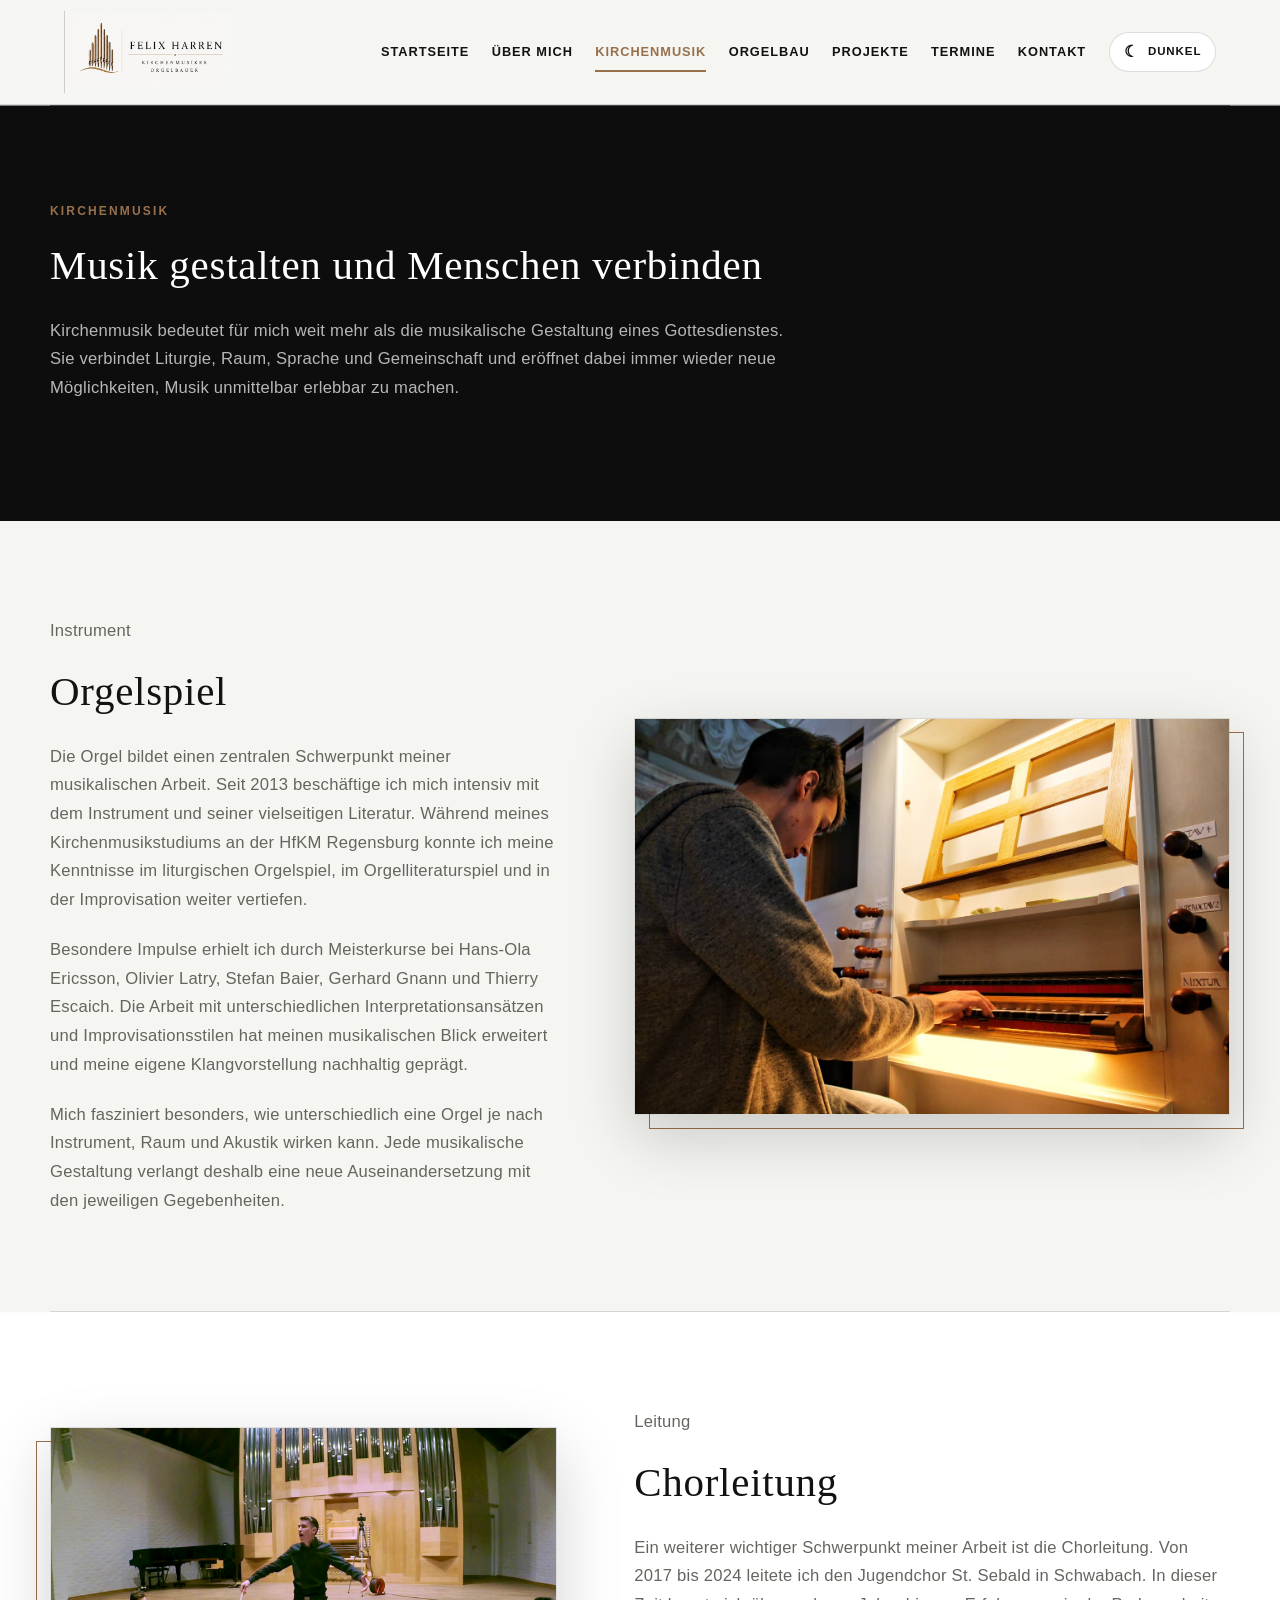
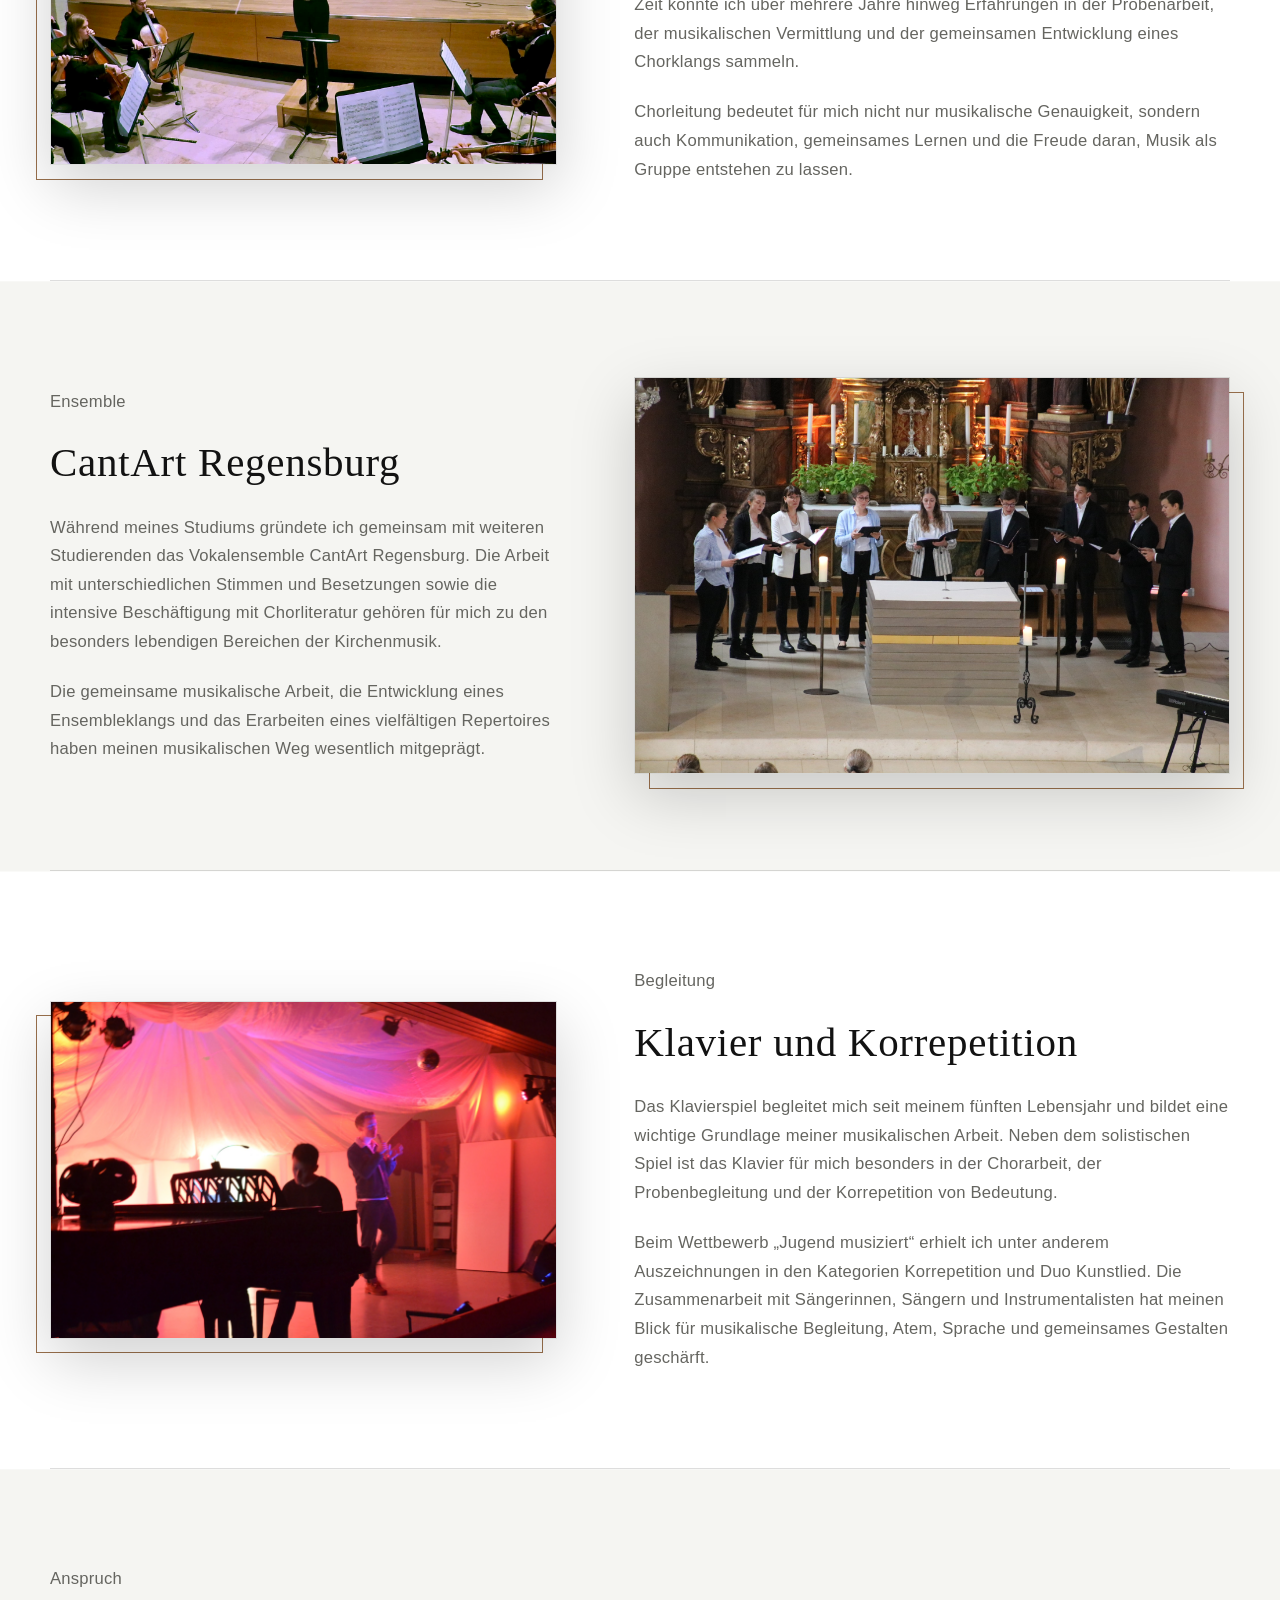
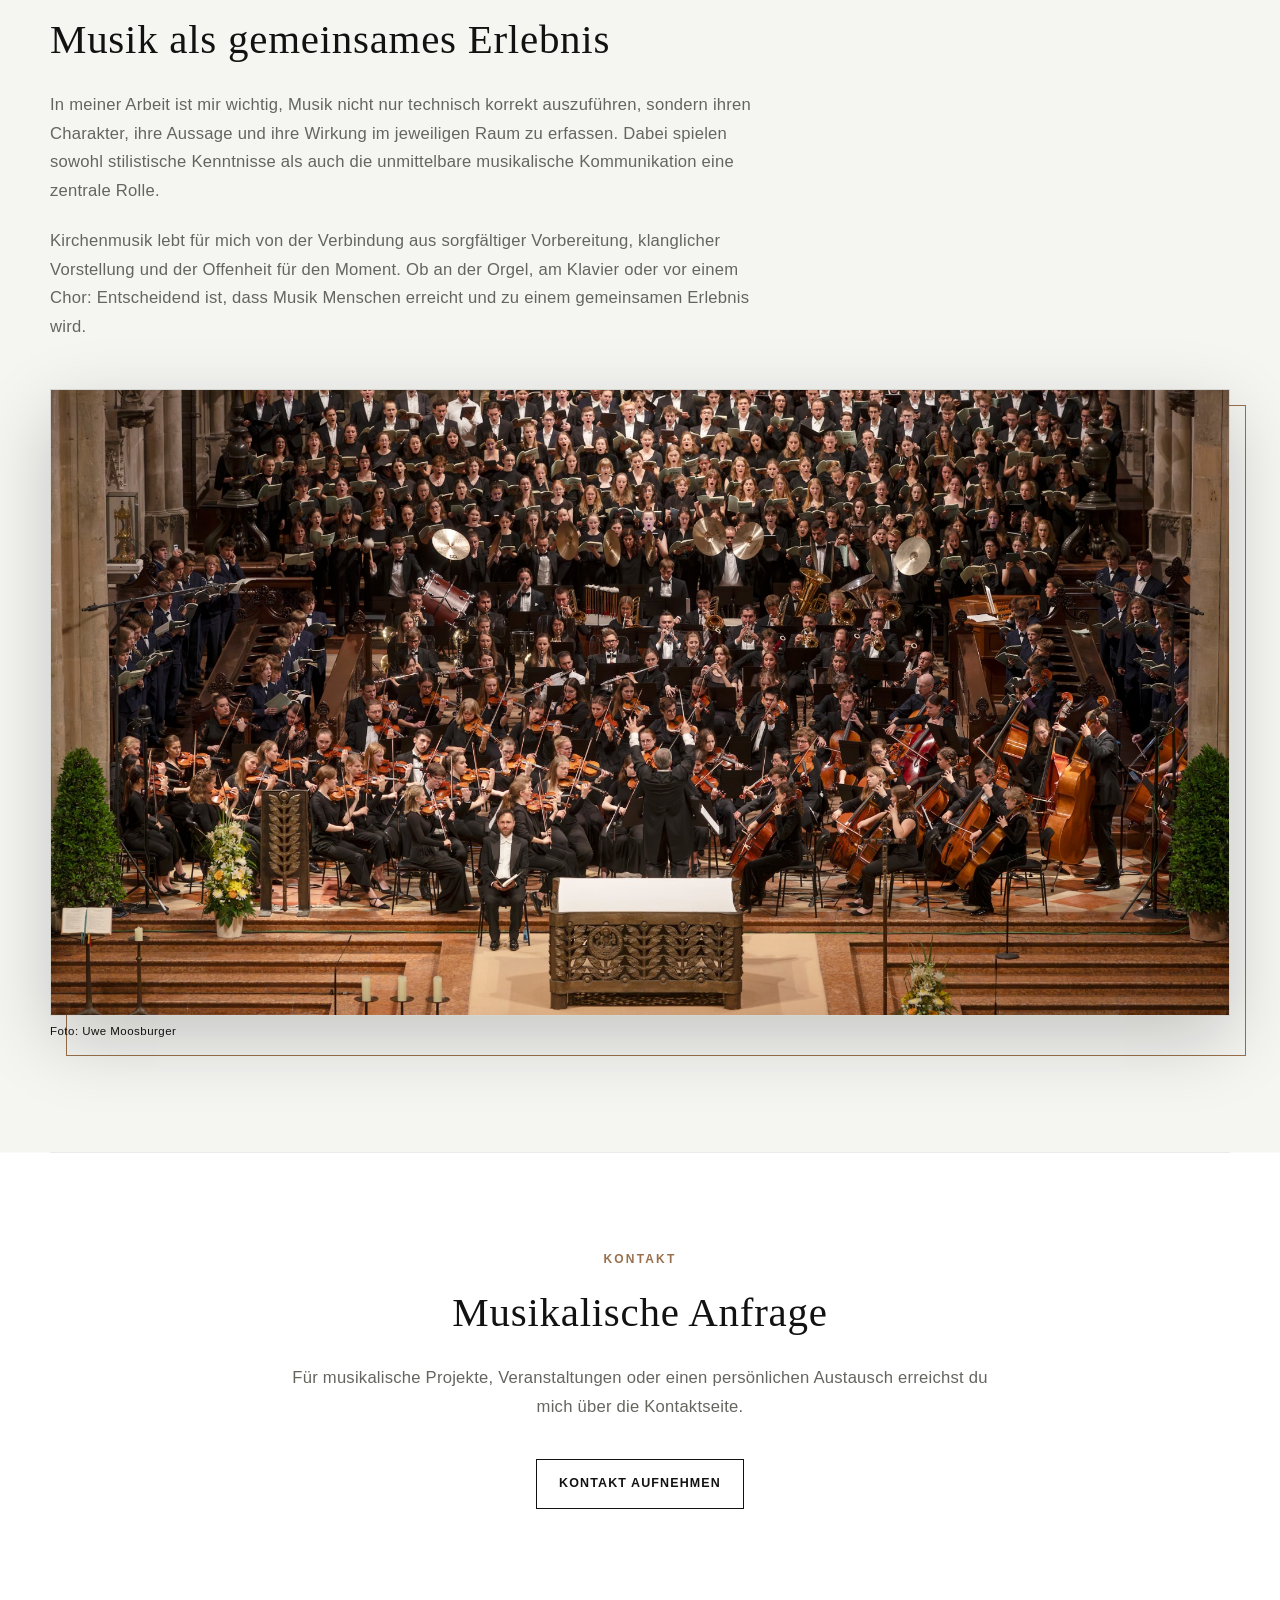
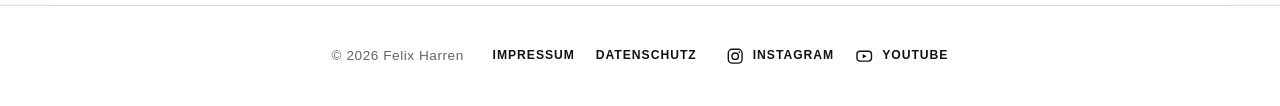
<file: kirchenmusik.html>
<!DOCTYPE html>

<html lang="de">
<head>
<meta charset="utf-8"/>
<meta content="Felix Harren" name="author"/>
<meta content="de_DE" property="og:locale"/>
<meta content="website" property="og:type"/>
<meta content="Felix Harren" property="og:site_name"/>
<meta content="Kirchenmusik | Felix Harren" property="og:title"/>
<meta content="Orgelspiel, Chorleitung, Klavier, Korrepetition und Ensemblearbeit – Einblicke in die Kirchenmusik von Felix Harren." property="og:description"/>
<meta content="https://felixharren.de/Bilder/social/felix-harren-vorschau.jpg" property="og:image"/>
<meta content="1200" property="og:image:width"/>
<meta content="630" property="og:image:height"/>
<meta content="Felix Harren – Kirchenmusiker und Orgelbauer" property="og:image:alt"/>
<meta content="summary_large_image" name="twitter:card"/>
<meta content="Kirchenmusik | Felix Harren" name="twitter:title"/>
<meta content="Orgelspiel, Chorleitung, Klavier, Korrepetition und Ensemblearbeit – Einblicke in die Kirchenmusik von Felix Harren." name="twitter:description"/>
<meta content="https://felixharren.de/Bilder/social/felix-harren-vorschau.jpg" name="twitter:image"/>
<meta content="index, follow, max-image-preview:large" name="robots"/>
<meta content="width=device-width, initial-scale=1.0" name="viewport"/>
<meta content="Orgelspiel, Chorleitung, Klavier, Korrepetition und Ensemblearbeit – Einblicke in die Kirchenmusik von Felix Harren." name="description"/>
<title>Kirchenmusik | Felix Harren</title>
<script>
        (() => {
            const speichername = "felix-harren-theme";
            let gespeichertesDesign = null;

            try {
                gespeichertesDesign = localStorage.getItem(speichername);
            } catch (fehler) {
                gespeichertesDesign = null;
            }

            const systemIstDunkel = window.matchMedia(
                "(prefers-color-scheme: dark)"
            ).matches;

            const startDesign =
                gespeichertesDesign === "dark" ||
                gespeichertesDesign === "light"
                    ? gespeichertesDesign
                    : systemIstDunkel
                        ? "dark"
                        : "light";

            document.documentElement.dataset.theme = startDesign;
        })();
    </script>
<link href="Bilder/Logo/favicon-hell.png" id="favicon" rel="icon" type="image/png"/>
<link href="Bilder/Logo/favicon-hell.png" id="apple-touch-icon" rel="apple-touch-icon"/>
<meta content="#f5f5f2" id="theme-color" name="theme-color"/>
<link href="style.css" rel="stylesheet"/>
<link href="bilder.css" rel="stylesheet"/>
<link href="responsive.css" rel="stylesheet"/>
<script defer="" src="script.js"></script>
<link href="https://felixharren.de/kirchenmusik.html" rel="canonical"/><meta content="https://felixharren.de/kirchenmusik.html" property="og:url"/></head>
<body>
<header>
<h1 class="seitenkopf-logo">
<a aria-label="Felix Harren – Startseite" href="index.html">
<img alt="Felix Harren – Kirchenmusiker, Orgelbauer" class="logo-hellmodus" src="Bilder/Logo/logo-hell-breit.png"/>
<img alt="" aria-hidden="true" class="logo-dunkelmodus" src="Bilder/Logo/logo-dunkel-breit.png"/>
</a>
</h1>
<button aria-controls="kopf-menue" aria-expanded="false" aria-label="Menü öffnen" class="menu-schalter" type="button">
<span aria-hidden="true" class="menu-linien">
<span></span>
<span></span>
<span></span>
</span>
<span class="menu-text">Menü</span>
</button>
<div class="kopf-aktionen" id="kopf-menue">
<nav aria-label="Hauptnavigation">
<a href="index.html">Startseite</a>
<a href="ueber-mich.html">Über mich</a>
<a aria-current="page" href="kirchenmusik.html">Kirchenmusik</a>
<a href="orgelbau.html">Orgelbau</a>
<a href="projekte.html">Projekte</a>
<a href="termine.html">Termine</a>
<a href="kontakt.html">Kontakt</a>
</nav>
<button aria-label="Dunkelmodus aktivieren" class="theme-schalter" title="Farbschema wechseln" type="button">
<span aria-hidden="true" class="theme-symbol">☾</span>
<span class="theme-text">Dunkel</span>
</button>
</div>
</header>
<main>
<section id="kirchenmusik">
<p>Kirchenmusik</p>
<h2>Musik gestalten und Menschen verbinden</h2>
<p>
                Kirchenmusik bedeutet für mich weit mehr als die
                musikalische Gestaltung eines Gottesdienstes. Sie
                verbindet Liturgie, Raum, Sprache und Gemeinschaft
                und eröffnet dabei immer wieder neue Möglichkeiten,
                Musik unmittelbar erlebbar zu machen.
            </p>
</section>
<section class="bild-text-bereich">
<div class="bild-text-inhalt">
<p>Instrument</p>
<h2>Orgelspiel</h2>
<p>
                    Die Orgel bildet einen zentralen Schwerpunkt meiner
                    musikalischen Arbeit. Seit 2013 beschäftige ich mich
                    intensiv mit dem Instrument und seiner vielseitigen
                    Literatur. Während meines Kirchenmusikstudiums an der
                    HfKM Regensburg konnte ich meine Kenntnisse im
                    liturgischen Orgelspiel, im Orgelliteraturspiel und in
                    der Improvisation weiter vertiefen.
                </p>
<p>
                    Besondere Impulse erhielt ich durch Meisterkurse bei
                    Hans-Ola Ericsson, Olivier Latry, Stefan Baier,
                    Gerhard Gnann und Thierry Escaich. Die Arbeit mit
                    unterschiedlichen Interpretationsansätzen und
                    Improvisationsstilen hat meinen musikalischen Blick
                    erweitert und meine eigene Klangvorstellung nachhaltig
                    geprägt.
                </p>
<p>
                    Mich fasziniert besonders, wie unterschiedlich eine
                    Orgel je nach Instrument, Raum und Akustik wirken kann.
                    Jede musikalische Gestaltung verlangt deshalb eine neue
                    Auseinandersetzung mit den jeweiligen Gegebenheiten.
                </p>
</div>
<figure class="seitenbild">
<img alt="Felix Harren beim Orgelspiel an einem historischen Spieltisch" decoding="async" height="959" loading="lazy" src="Bilder/orgel/orgel-kappl-quer.JPG" width="1440"/>
</figure>
</section>
<section class="bild-text-bereich bild-links">
<div class="bild-text-inhalt">
<p>Leitung</p>
<h2>Chorleitung</h2>
<p>
                    Ein weiterer wichtiger Schwerpunkt meiner Arbeit ist
                    die Chorleitung. Von 2017 bis 2024 leitete ich den
                    Jugendchor St. Sebald in Schwabach. In dieser Zeit
                    konnte ich über mehrere Jahre hinweg Erfahrungen in
                    der Probenarbeit, der musikalischen Vermittlung und
                    der gemeinsamen Entwicklung eines Chorklangs sammeln.
                </p>
<p>
                    Chorleitung bedeutet für mich nicht nur musikalische
                    Genauigkeit, sondern auch Kommunikation, gemeinsames
                    Lernen und die Freude daran, Musik als Gruppe entstehen
                    zu lassen.
                </p>
</div>
<figure class="seitenbild">
<img alt="Felix Harren beim Dirigieren eines Streicherensembles" decoding="async" height="1080" loading="lazy" src="Bilder/ensembles/felix-dirigiert-streicher-01.jpg" width="1625"/>
</figure>
</section>
<section class="bild-text-bereich">
<div class="bild-text-inhalt">
<p>Ensemble</p>
<h2>CantArt Regensburg</h2>
<p>
                    Während meines Studiums gründete ich gemeinsam mit
                    weiteren Studierenden das Vokalensemble CantArt
                    Regensburg. Die Arbeit mit unterschiedlichen Stimmen
                    und Besetzungen sowie die intensive Beschäftigung mit
                    Chorliteratur gehören für mich zu den besonders
                    lebendigen Bereichen der Kirchenmusik.
                </p>
<p>
                    Die gemeinsame musikalische Arbeit, die Entwicklung
                    eines Ensembleklangs und das Erarbeiten eines
                    vielfältigen Repertoires haben meinen musikalischen
                    Weg wesentlich mitgeprägt.
                </p>
</div>
<figure class="seitenbild">
<img alt="Das Vokalensemble CantArt bei einem Auftritt in Schwabach" decoding="async" height="1365" loading="lazy" src="Bilder/ensembles/cantart-schwabach-quer.JPG" width="2048"/>
</figure>
</section>
<section class="bild-text-bereich bild-links">
<div class="bild-text-inhalt">
<p>Begleitung</p>
<h2>Klavier und Korrepetition</h2>
<p>
                    Das Klavierspiel begleitet mich seit meinem fünften
                    Lebensjahr und bildet eine wichtige Grundlage meiner
                    musikalischen Arbeit. Neben dem solistischen Spiel ist
                    das Klavier für mich besonders in der Chorarbeit, der
                    Probenbegleitung und der Korrepetition von Bedeutung.
                </p>
<p>
                    Beim Wettbewerb „Jugend musiziert“ erhielt ich unter
                    anderem Auszeichnungen in den Kategorien Korrepetition
                    und Duo Kunstlied. Die Zusammenarbeit mit Sängerinnen,
                    Sängern und Instrumentalisten hat meinen Blick für
                    musikalische Begleitung, Atem, Sprache und gemeinsames
                    Gestalten geschärft.
                </p>
</div>
<figure class="seitenbild">
<img alt="Felix Harren beim Klavierspiel während eines Konzerts" decoding="async" height="1365" loading="lazy" src="Bilder/konzerte/felix-am-klavier-quer.JPG" width="2048"/>
</figure>
</section>
<section class="breites-bild-sektion">
<div class="breites-bild-text">
<p>Anspruch</p>
<h2>Musik als gemeinsames Erlebnis</h2>
<p>
                    In meiner Arbeit ist mir wichtig, Musik nicht nur
                    technisch korrekt auszuführen, sondern ihren Charakter,
                    ihre Aussage und ihre Wirkung im jeweiligen Raum zu
                    erfassen. Dabei spielen sowohl stilistische Kenntnisse
                    als auch die unmittelbare musikalische Kommunikation
                    eine zentrale Rolle.
                </p>
<p>
                    Kirchenmusik lebt für mich von der Verbindung aus
                    sorgfältiger Vorbereitung, klanglicher Vorstellung und
                    der Offenheit für den Moment. Ob an der Orgel, am
                    Klavier oder vor einem Chor: Entscheidend ist, dass
                    Musik Menschen erreicht und zu einem gemeinsamen
                    Erlebnis wird.
                </p>
</div>
<figure class="breites-seitenbild">
<img alt="Chor und Orchester bei einem Konzert in einem großen Kirchenraum" decoding="async" height="1365" loading="lazy" src="Bilder/konzerte/konzert-dom-quer.JPG" width="2048"/>
<p class="bildnachweis">Foto: Uwe Moosburger</p>
</figure>
</section>
<section id="kontakt">
<p>Kontakt</p>
<h2>Musikalische Anfrage</h2>
<p>
                Für musikalische Projekte, Veranstaltungen oder einen
                persönlichen Austausch erreichst du mich über die
                Kontaktseite.
            </p>
<a href="kontakt.html">
                Kontakt aufnehmen
            </a>
</section>
</main>
<footer>
<p>© 2026 Felix Harren</p>
<div class="footer-rechtliches">
<a href="impressum.html">Impressum</a>
<a href="datenschutz.html">Datenschutz</a>
</div>
<div aria-label="Social Media" class="social-links">
<a aria-label="Instagram-Profil von Felix Harren öffnen" href="https://www.instagram.com/felixharren/" rel="noopener noreferrer" target="_blank">
<svg aria-hidden="true" class="social-icon" viewbox="0 0 24 24">
<rect fill="none" height="18" rx="5" stroke="currentColor" stroke-width="1.8" width="18" x="3" y="3"></rect>
<circle cx="12" cy="12" fill="none" r="4.2" stroke="currentColor" stroke-width="1.8"></circle>
<circle cx="17.4" cy="6.7" fill="currentColor" r="1.1"></circle>
</svg>
<span>Instagram</span>
</a>
<a aria-label="YouTube-Kanal von Felix Harren öffnen" href="https://www.youtube.com/@felixharren" rel="noopener noreferrer" target="_blank">
<svg aria-hidden="true" class="social-icon" viewbox="0 0 24 24">
<rect fill="none" height="13" rx="4" stroke="currentColor" stroke-width="1.8" width="19" x="2.5" y="5.5"></rect>
<path d="M10 9l5 3-5 3z" fill="currentColor"></path>
</svg>
<span>YouTube</span>
</a>
</div>
</footer>
</body>
</html>
</file>
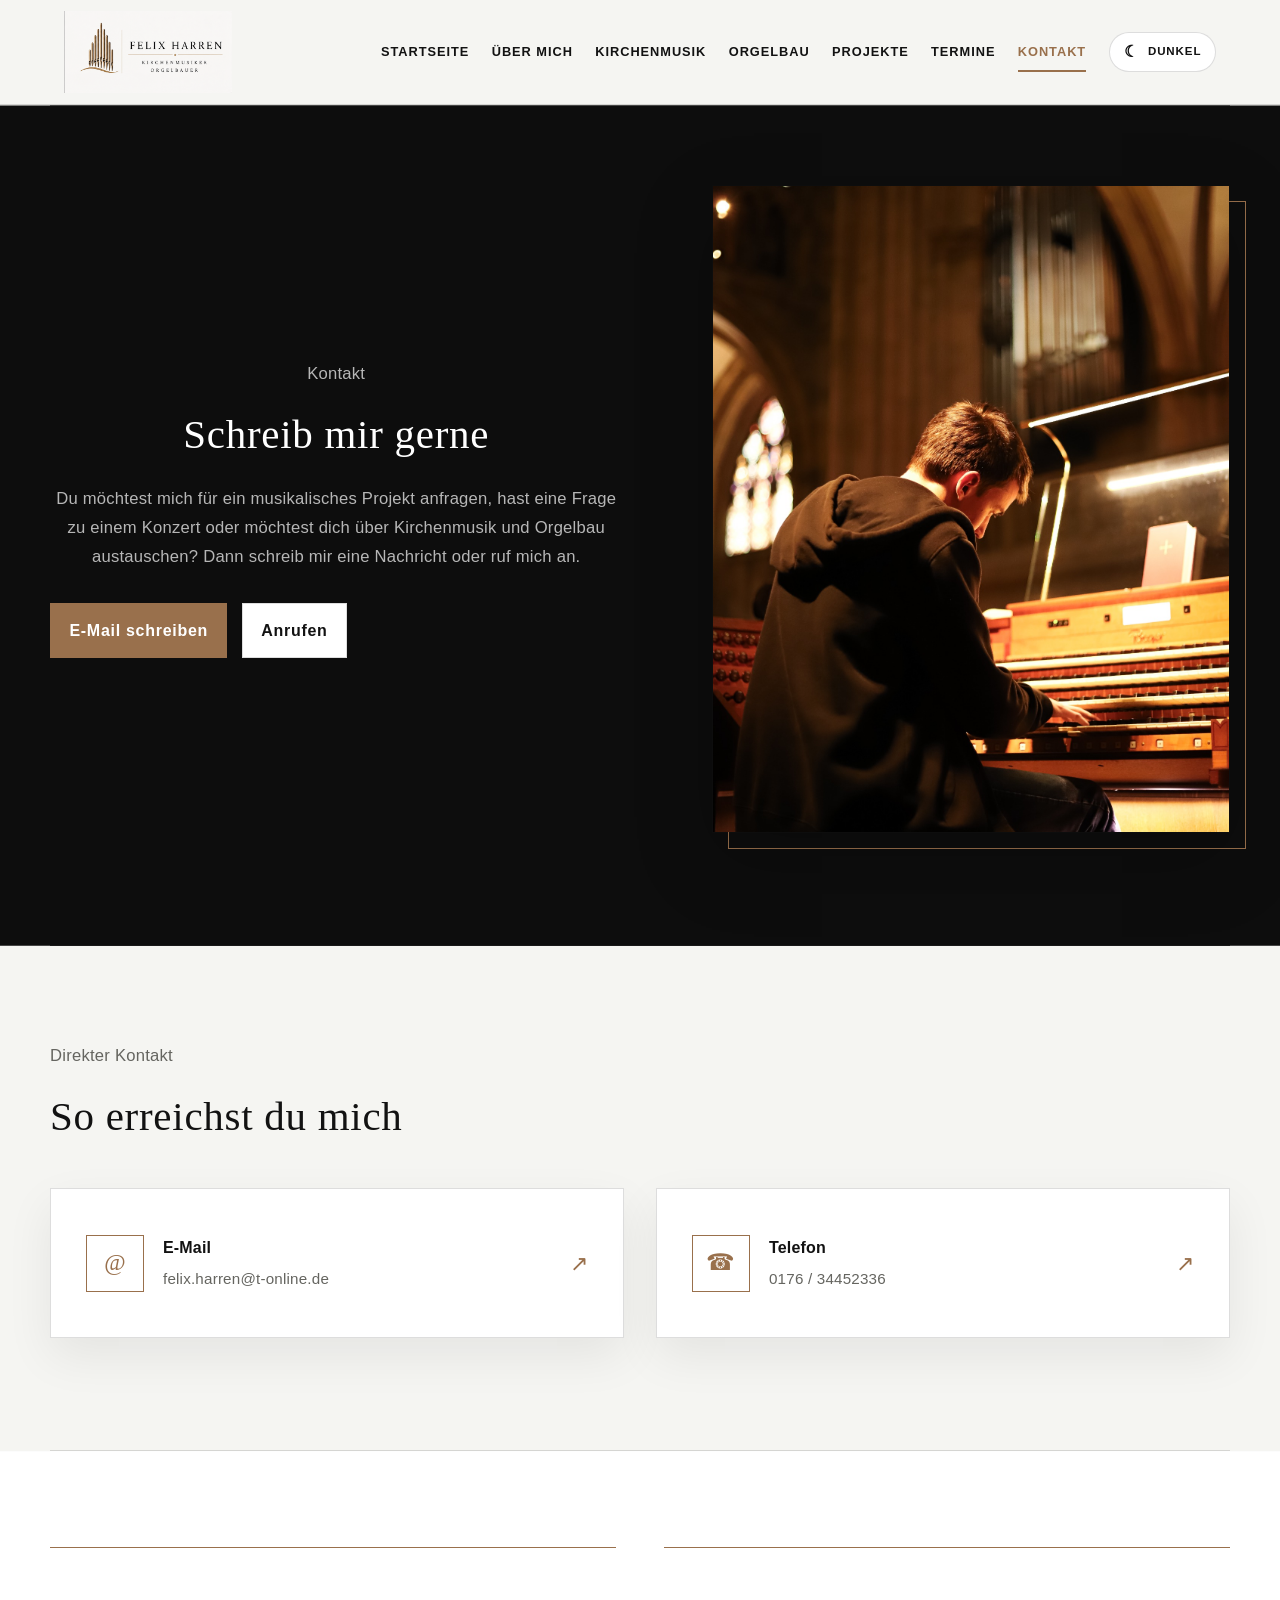
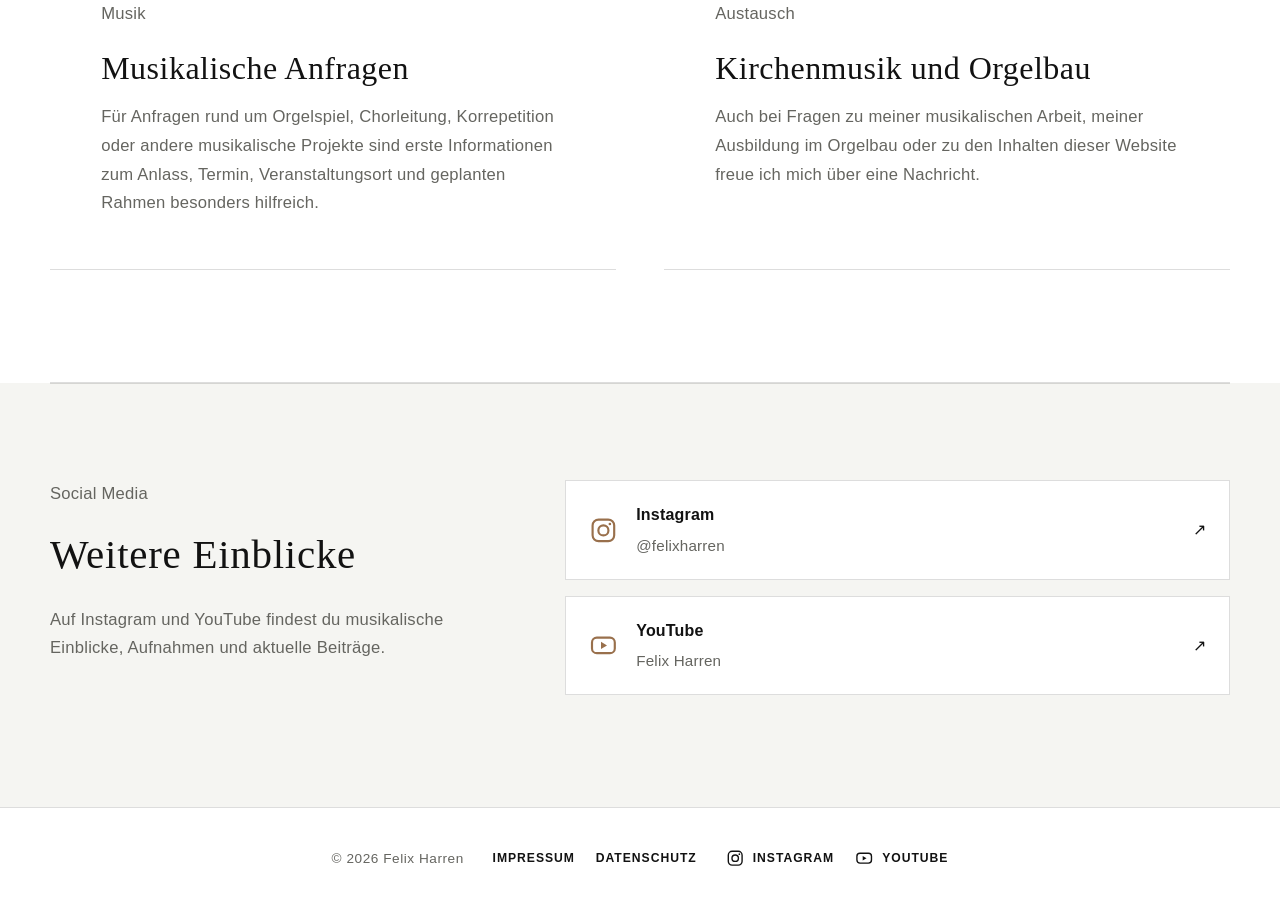
<file: kontakt.html>
<!DOCTYPE html>

<html lang="de">
<head>
<meta charset="utf-8"/>
<meta content="Felix Harren" name="author"/>
<meta content="de_DE" property="og:locale"/>
<meta content="website" property="og:type"/>
<meta content="Felix Harren" property="og:site_name"/>
<meta content="Kontakt | Felix Harren" property="og:title"/>
<meta content="Felix Harren für musikalische Projekte, Kirchenmusik oder einen fachlichen Austausch kontaktieren." property="og:description"/>
<meta content="https://felixharren.de/Bilder/social/felix-harren-vorschau.jpg" property="og:image"/>
<meta content="1200" property="og:image:width"/>
<meta content="630" property="og:image:height"/>
<meta content="Felix Harren – Kirchenmusiker und Orgelbauer" property="og:image:alt"/>
<meta content="summary_large_image" name="twitter:card"/>
<meta content="Kontakt | Felix Harren" name="twitter:title"/>
<meta content="Felix Harren für musikalische Projekte, Kirchenmusik oder einen fachlichen Austausch kontaktieren." name="twitter:description"/>
<meta content="https://felixharren.de/Bilder/social/felix-harren-vorschau.jpg" name="twitter:image"/>
<meta content="index, follow, max-image-preview:large" name="robots"/>
<meta content="width=device-width, initial-scale=1.0" name="viewport"/>
<meta content="Felix Harren für musikalische Projekte, Kirchenmusik oder einen fachlichen Austausch kontaktieren." name="description"/>
<title>Kontakt | Felix Harren</title>
<script>
        (() => {
            const speichername = "felix-harren-theme";
            let gespeichertesDesign = null;

            try {
                gespeichertesDesign = localStorage.getItem(speichername);
            } catch (fehler) {
                gespeichertesDesign = null;
            }

            const systemIstDunkel = window.matchMedia(
                "(prefers-color-scheme: dark)"
            ).matches;

            const startDesign =
                gespeichertesDesign === "dark" ||
                gespeichertesDesign === "light"
                    ? gespeichertesDesign
                    : systemIstDunkel
                        ? "dark"
                        : "light";

            document.documentElement.dataset.theme = startDesign;
        })();
    </script>
<link href="Bilder/Logo/favicon-hell.png" id="favicon" rel="icon" type="image/png"/>
<link href="Bilder/Logo/favicon-hell.png" id="apple-touch-icon" rel="apple-touch-icon"/>
<meta content="#f5f5f2" id="theme-color" name="theme-color"/>
<link href="style.css" rel="stylesheet"/>
<link href="bilder.css" rel="stylesheet"/>
<link href="responsive.css" rel="stylesheet"/>
<script defer="" src="script.js"></script>
<link href="https://felixharren.de/kontakt.html" rel="canonical"/><meta content="https://felixharren.de/kontakt.html" property="og:url"/></head>
<body>
<header>
<h1 class="seitenkopf-logo">
<a aria-label="Felix Harren – Startseite" href="index.html">
<img alt="Felix Harren – Kirchenmusiker, Orgelbauer" class="logo-hellmodus" src="Bilder/Logo/logo-hell-breit.png"/>
<img alt="" aria-hidden="true" class="logo-dunkelmodus" src="Bilder/Logo/logo-dunkel-breit.png"/>
</a>
</h1>
<button aria-controls="kopf-menue" aria-expanded="false" aria-label="Menü öffnen" class="menu-schalter" type="button">
<span aria-hidden="true" class="menu-linien">
<span></span>
<span></span>
<span></span>
</span>
<span class="menu-text">Menü</span>
</button>
<div class="kopf-aktionen" id="kopf-menue">
<nav aria-label="Hauptnavigation">
<a href="index.html">Startseite</a>
<a href="ueber-mich.html">Über mich</a>
<a href="kirchenmusik.html">Kirchenmusik</a>
<a href="orgelbau.html">Orgelbau</a>
<a href="projekte.html">Projekte</a>
<a href="termine.html">Termine</a>
<a aria-current="page" href="kontakt.html">Kontakt</a>
</nav>
<button aria-label="Dunkelmodus aktivieren" class="theme-schalter" title="Farbschema wechseln" type="button">
<span aria-hidden="true" class="theme-symbol">☾</span>
<span class="theme-text">Dunkel</span>
</button>
</div>
</header>
<main>
<section class="kontakt-einstieg" id="kontakt">
<div class="kontakt-einstieg-text">
<p>Kontakt</p>
<h2>Schreib mir gerne</h2>
<p>
                    Du möchtest mich für ein musikalisches Projekt
                    anfragen, hast eine Frage zu einem Konzert oder
                    möchtest dich über Kirchenmusik und Orgelbau
                    austauschen? Dann schreib mir eine Nachricht oder
                    ruf mich an.
                </p>
<div class="kontakt-schnelllinks">
<a href="mailto:felix.harren@t-online.de">
                        E-Mail schreiben
                    </a>
<a href="tel:+4917634452336">
                        Anrufen
                    </a>
</div>
</div>
<figure class="kontakt-portrait">
<img alt="Felix Harren beim Orgelspiel vor einer großen Orgel" decoding="async" fetchpriority="high" height="2048" loading="eager" src="Bilder/orgel/orgel-regensburg-hoch.JPG" width="1365"/>
</figure>
</section>
<section class="kontakt-wege">
<div class="kontakt-wege-intro">
<p>Direkter Kontakt</p>
<h2>So erreichst du mich</h2>
</div>
<address class="kontakt-wege-karten">
<a class="kontakt-weg" href="mailto:felix.harren@t-online.de">
<span aria-hidden="true" class="kontakt-weg-symbol">
                        @
                    </span>
<span>
<strong>E-Mail</strong>
<small>felix.harren@t-online.de</small>
</span>
<span aria-hidden="true" class="kontakt-pfeil">↗</span>
</a>
<a class="kontakt-weg" href="tel:+4917634452336">
<span aria-hidden="true" class="kontakt-weg-symbol">
                        ☎
                    </span>
<span>
<strong>Telefon</strong>
<small>0176 / 34452336</small>
</span>
<span aria-hidden="true" class="kontakt-pfeil">↗</span>
</a>
</address>
</section>
<section class="kontakt-anfragen">
<article>
<p>Musik</p>
<h3>Musikalische Anfragen</h3>
<p>
                    Für Anfragen rund um Orgelspiel, Chorleitung,
                    Korrepetition oder andere musikalische Projekte sind
                    erste Informationen zum Anlass, Termin,
                    Veranstaltungsort und geplanten Rahmen besonders
                    hilfreich.
                </p>
</article>
<article>
<p>Austausch</p>
<h3>Kirchenmusik und Orgelbau</h3>
<p>
                    Auch bei Fragen zu meiner musikalischen Arbeit, meiner
                    Ausbildung im Orgelbau oder zu den Inhalten dieser
                    Website freue ich mich über eine Nachricht.
                </p>
</article>
</section>
<section class="kontakt-social">
<div class="kontakt-social-text">
<p>Social Media</p>
<h2>Weitere Einblicke</h2>
<p>
                    Auf Instagram und YouTube findest du musikalische
                    Einblicke, Aufnahmen und aktuelle Beiträge.
                </p>
</div>
<div class="kontakt-social-links">
<a href="https://www.instagram.com/felixharren/" rel="noopener noreferrer" target="_blank">
<svg aria-hidden="true" class="social-icon" viewbox="0 0 24 24">
<rect fill="none" height="18" rx="5" stroke="currentColor" stroke-width="1.8" width="18" x="3" y="3"></rect>
<circle cx="12" cy="12" fill="none" r="4.2" stroke="currentColor" stroke-width="1.8"></circle>
<circle cx="17.4" cy="6.7" fill="currentColor" r="1.1"></circle>
</svg>
<span>
<strong>Instagram</strong>
<small>@felixharren</small>
</span>
<span aria-hidden="true">↗</span>
</a>
<a href="https://www.youtube.com/@felixharren" rel="noopener noreferrer" target="_blank">
<svg aria-hidden="true" class="social-icon" viewbox="0 0 24 24">
<rect fill="none" height="13" rx="4" stroke="currentColor" stroke-width="1.8" width="19" x="2.5" y="5.5"></rect>
<path d="M10 9l5 3-5 3z" fill="currentColor"></path>
</svg>
<span>
<strong>YouTube</strong>
<small>Felix Harren</small>
</span>
<span aria-hidden="true">↗</span>
</a>
</div>
</section>
</main>
<footer>
<p>© 2026 Felix Harren</p>
<div class="footer-rechtliches">
<a href="impressum.html">Impressum</a>
<a href="datenschutz.html">Datenschutz</a>
</div>
<div aria-label="Social Media" class="social-links">
<a aria-label="Instagram-Profil von Felix Harren öffnen" href="https://www.instagram.com/felixharren/" rel="noopener noreferrer" target="_blank">
<svg aria-hidden="true" class="social-icon" viewbox="0 0 24 24">
<rect fill="none" height="18" rx="5" stroke="currentColor" stroke-width="1.8" width="18" x="3" y="3"></rect>
<circle cx="12" cy="12" fill="none" r="4.2" stroke="currentColor" stroke-width="1.8"></circle>
<circle cx="17.4" cy="6.7" fill="currentColor" r="1.1"></circle>
</svg>
<span>Instagram</span>
</a>
<a aria-label="YouTube-Kanal von Felix Harren öffnen" href="https://www.youtube.com/@felixharren" rel="noopener noreferrer" target="_blank">
<svg aria-hidden="true" class="social-icon" viewbox="0 0 24 24">
<rect fill="none" height="13" rx="4" stroke="currentColor" stroke-width="1.8" width="19" x="2.5" y="5.5"></rect>
<path d="M10 9l5 3-5 3z" fill="currentColor"></path>
</svg>
<span>YouTube</span>
</a>
</div>
</footer>
</body>
</html>
</file>
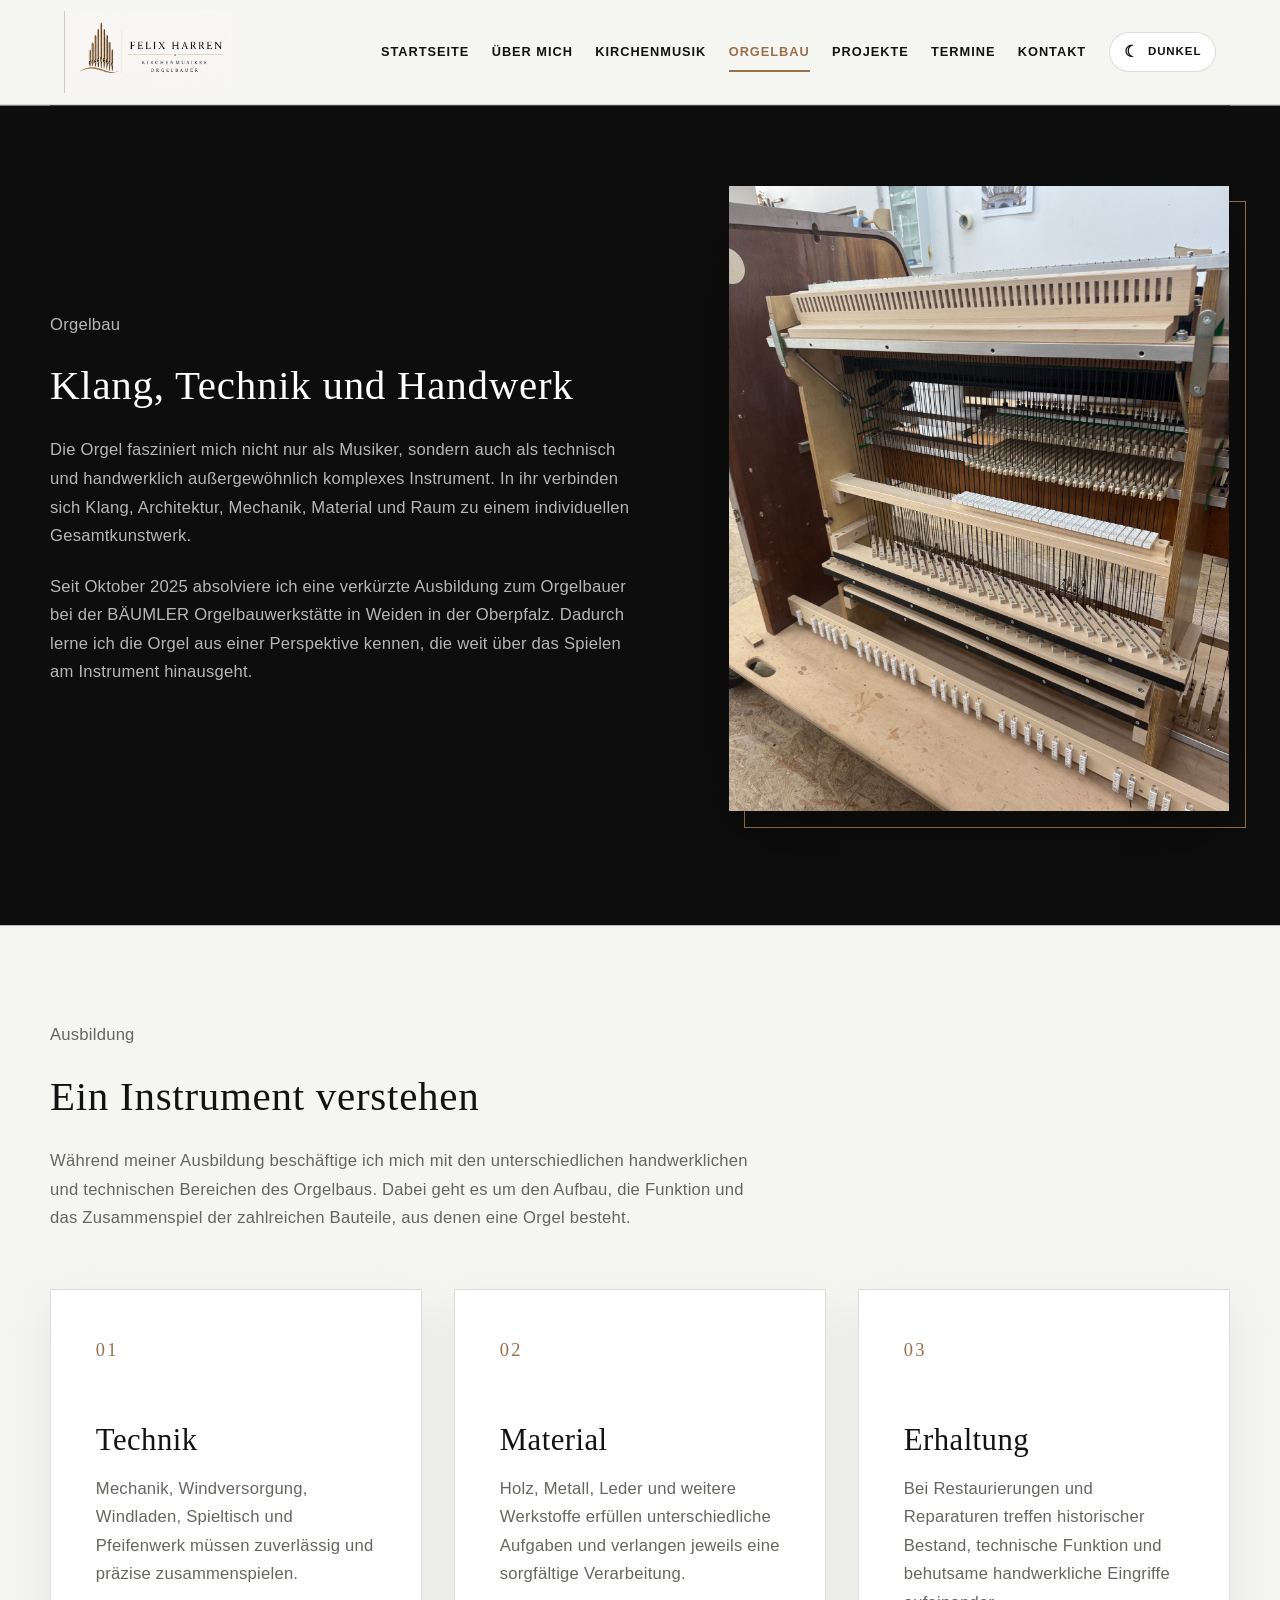
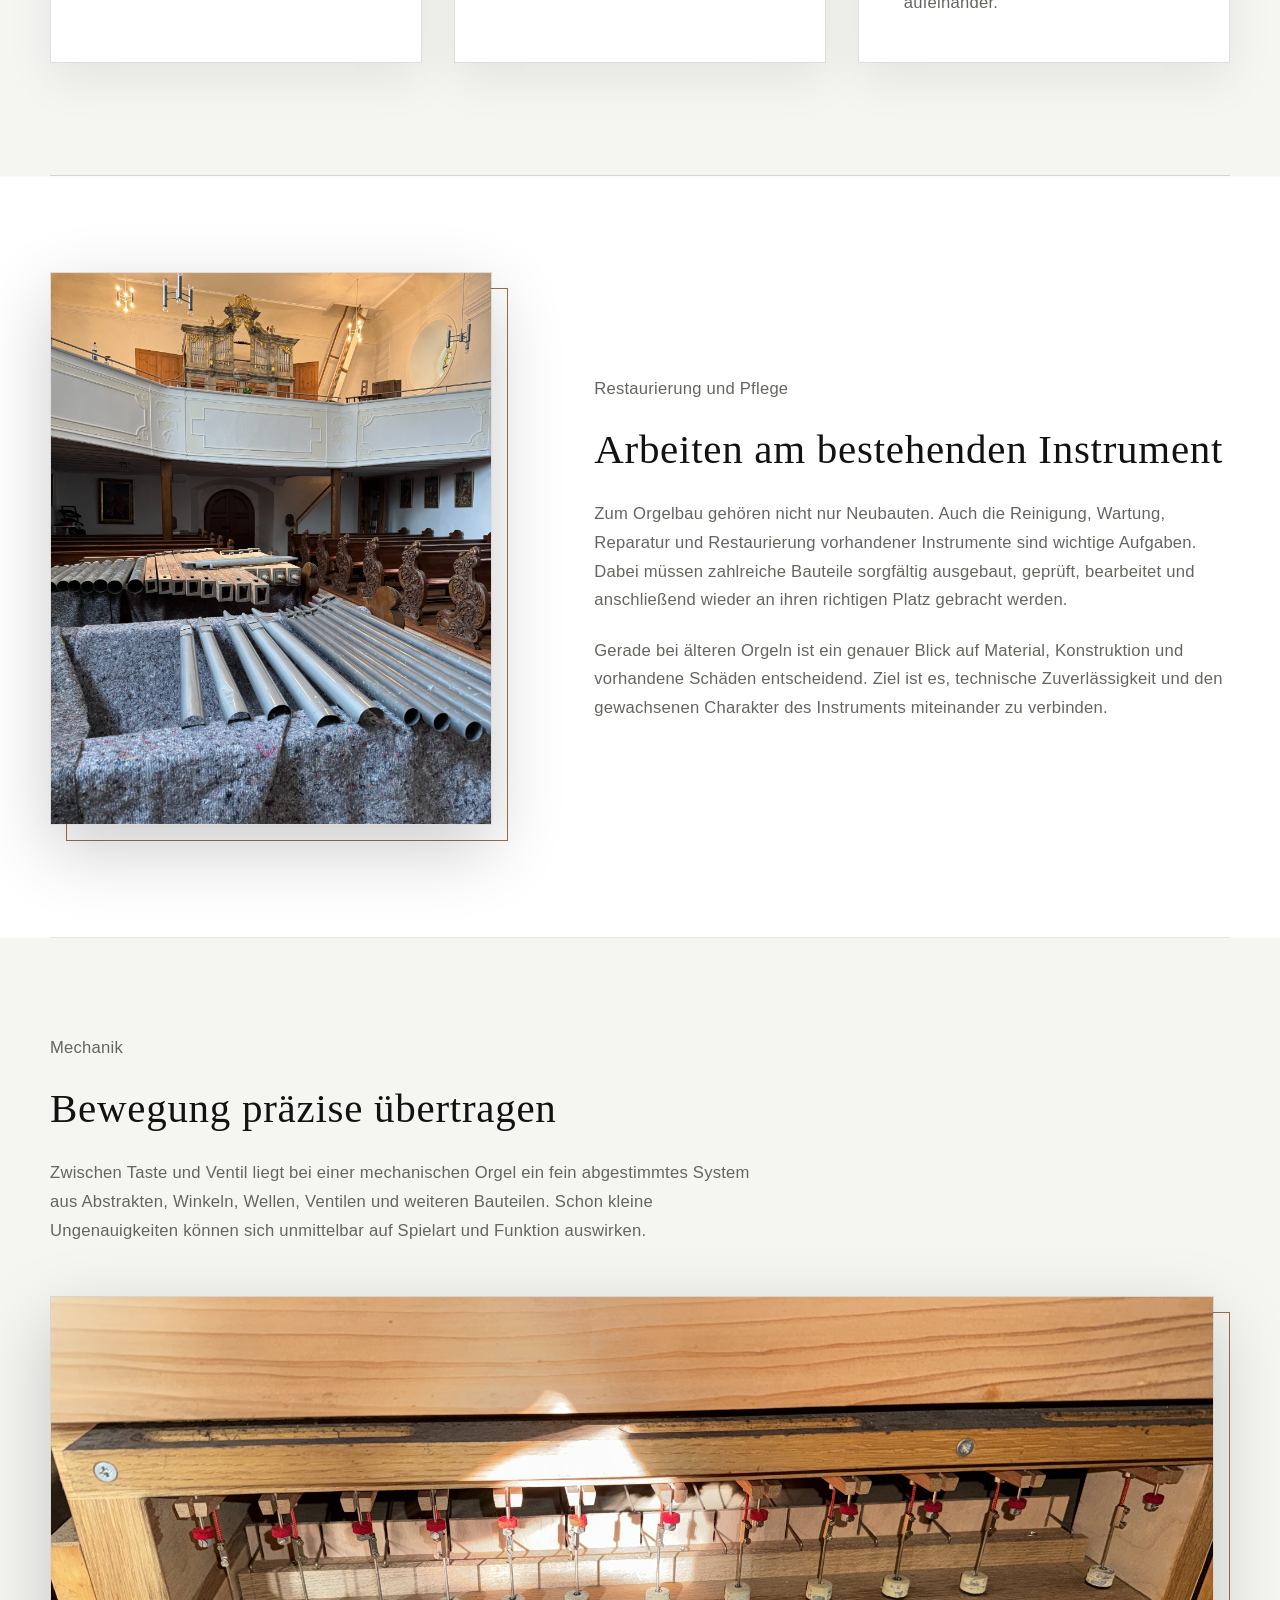
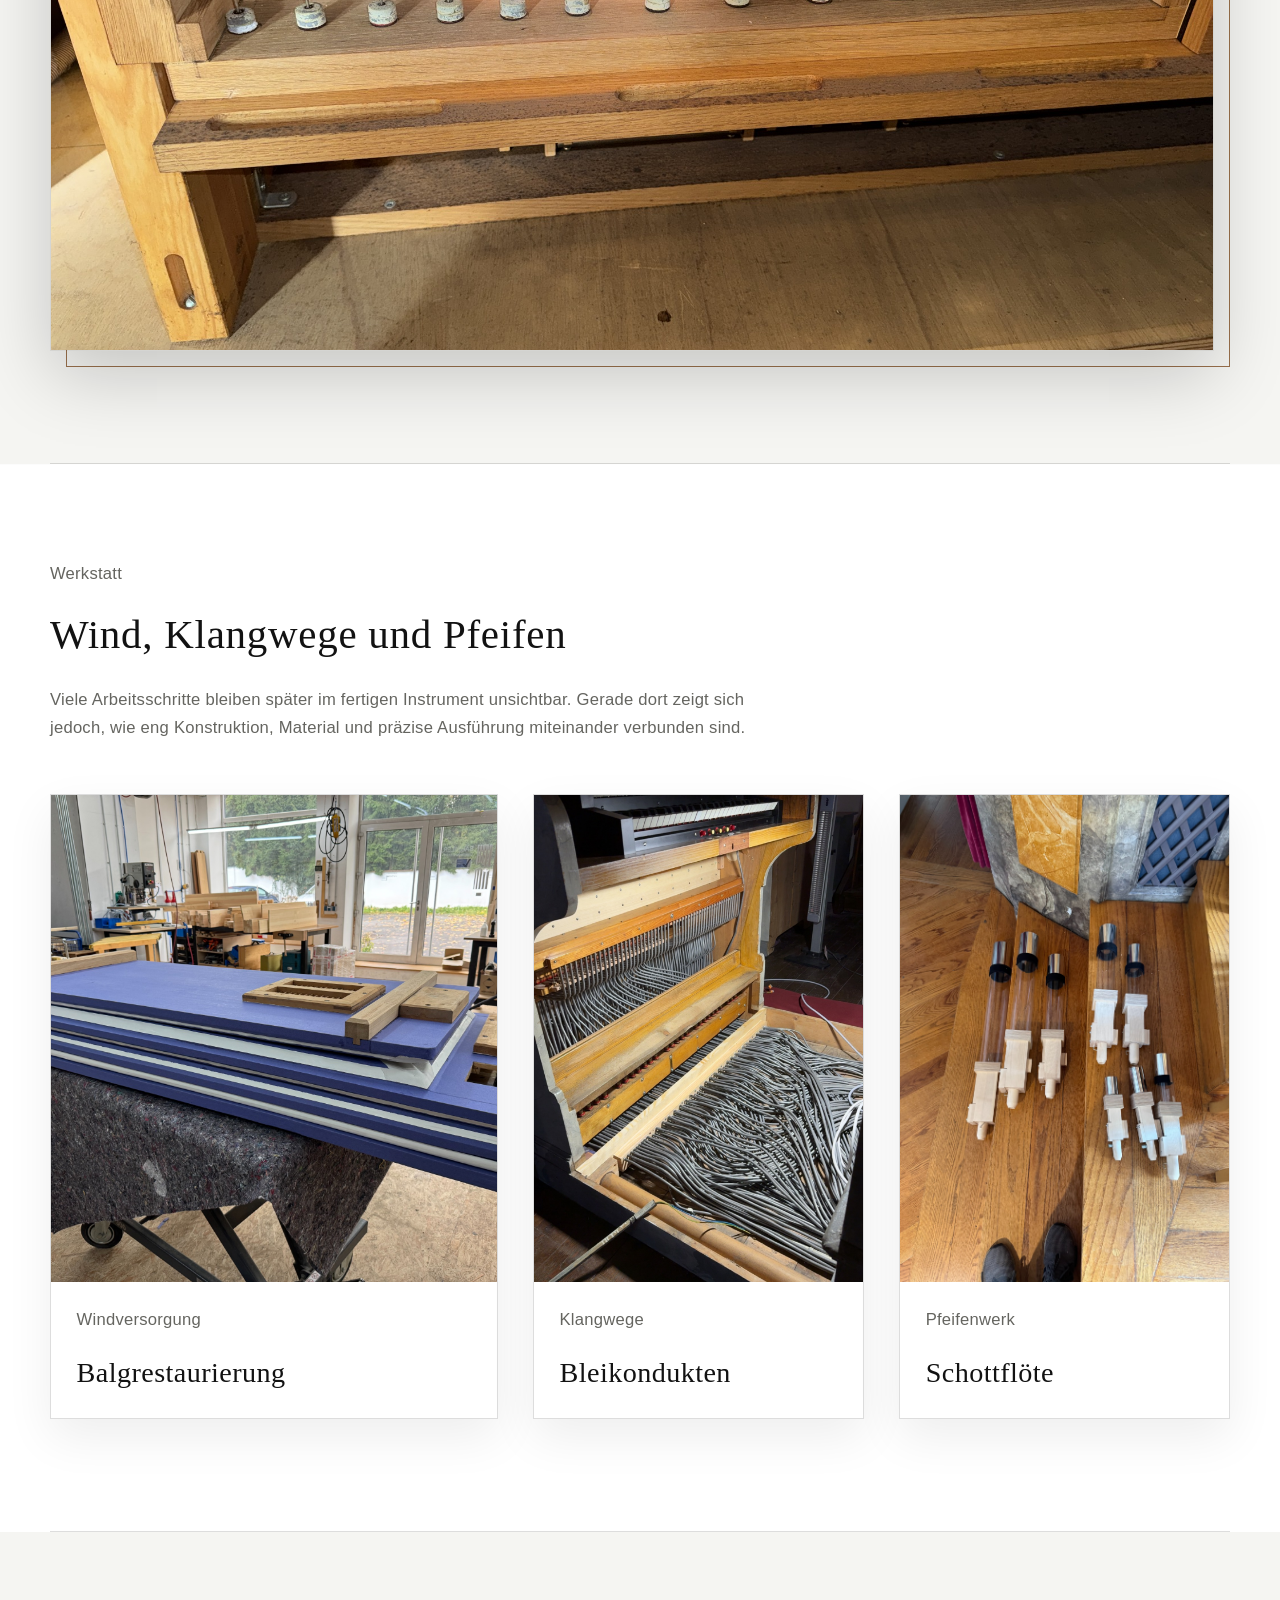
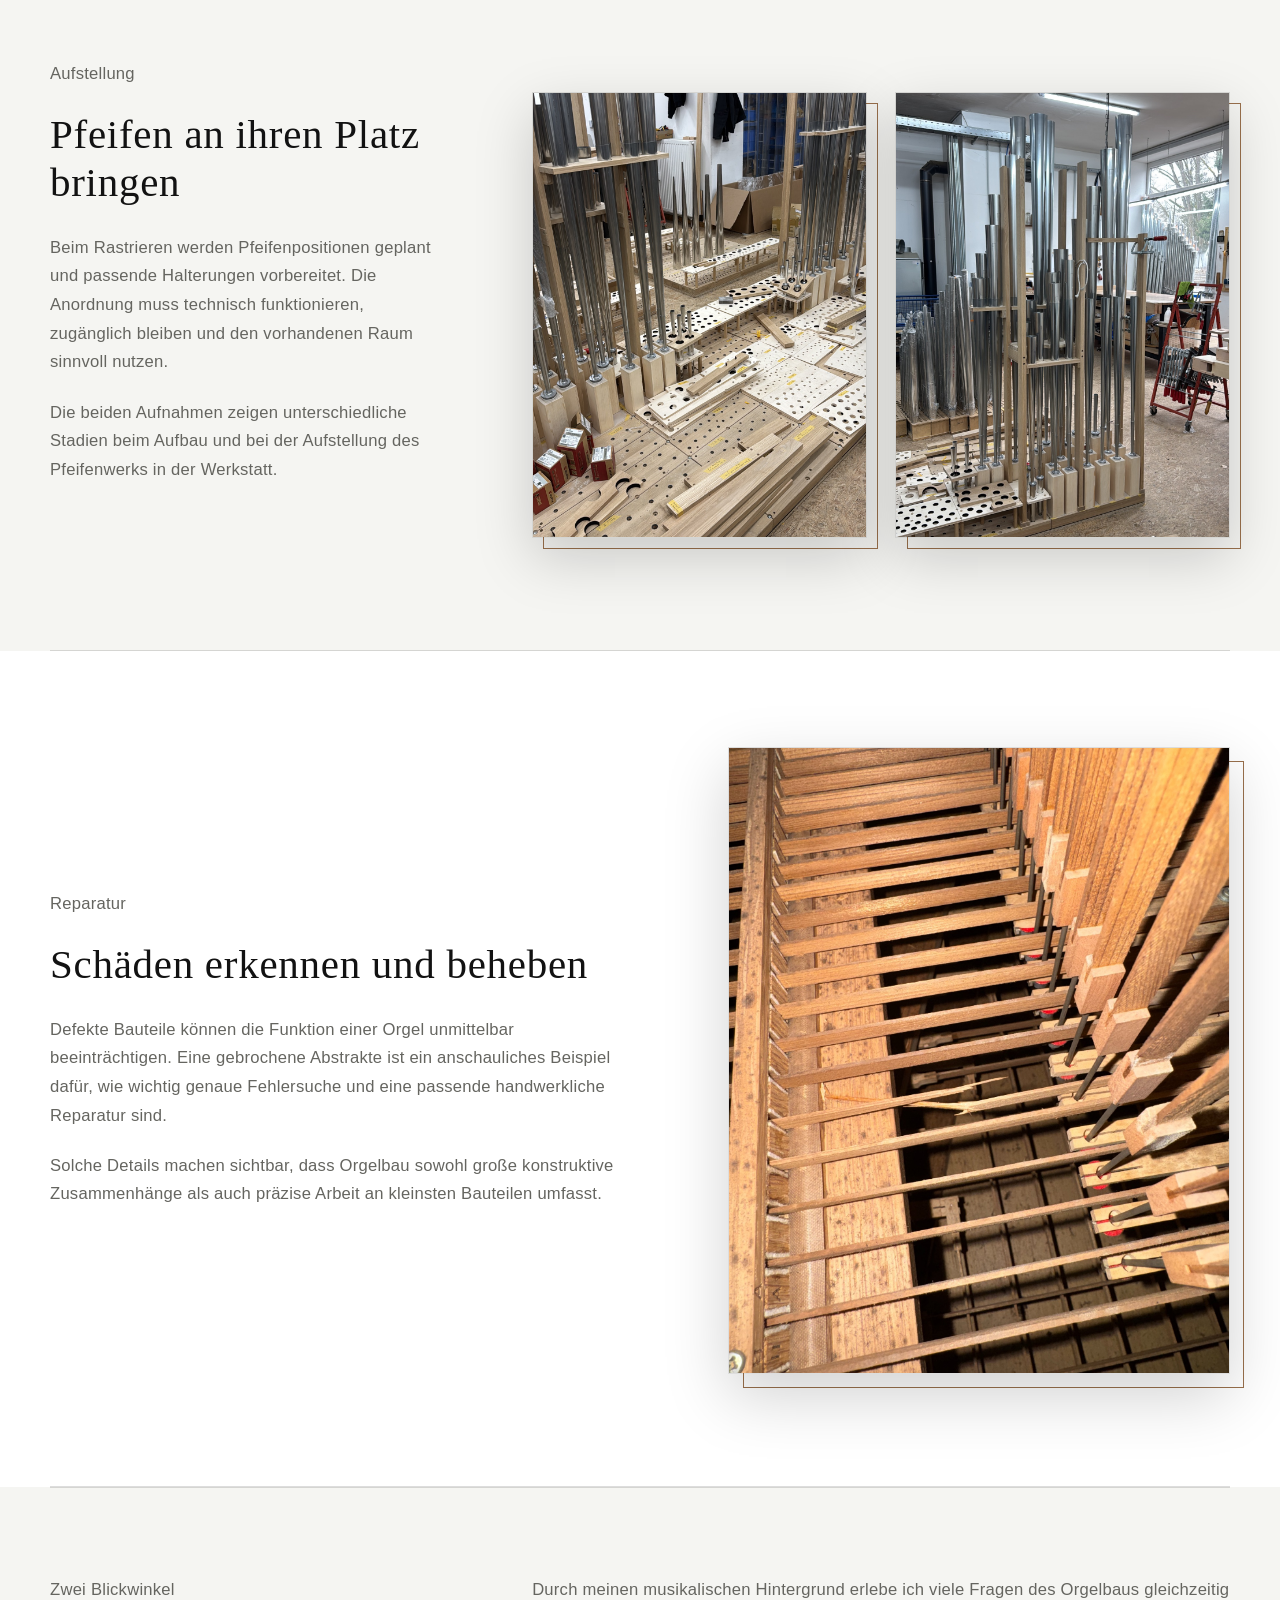
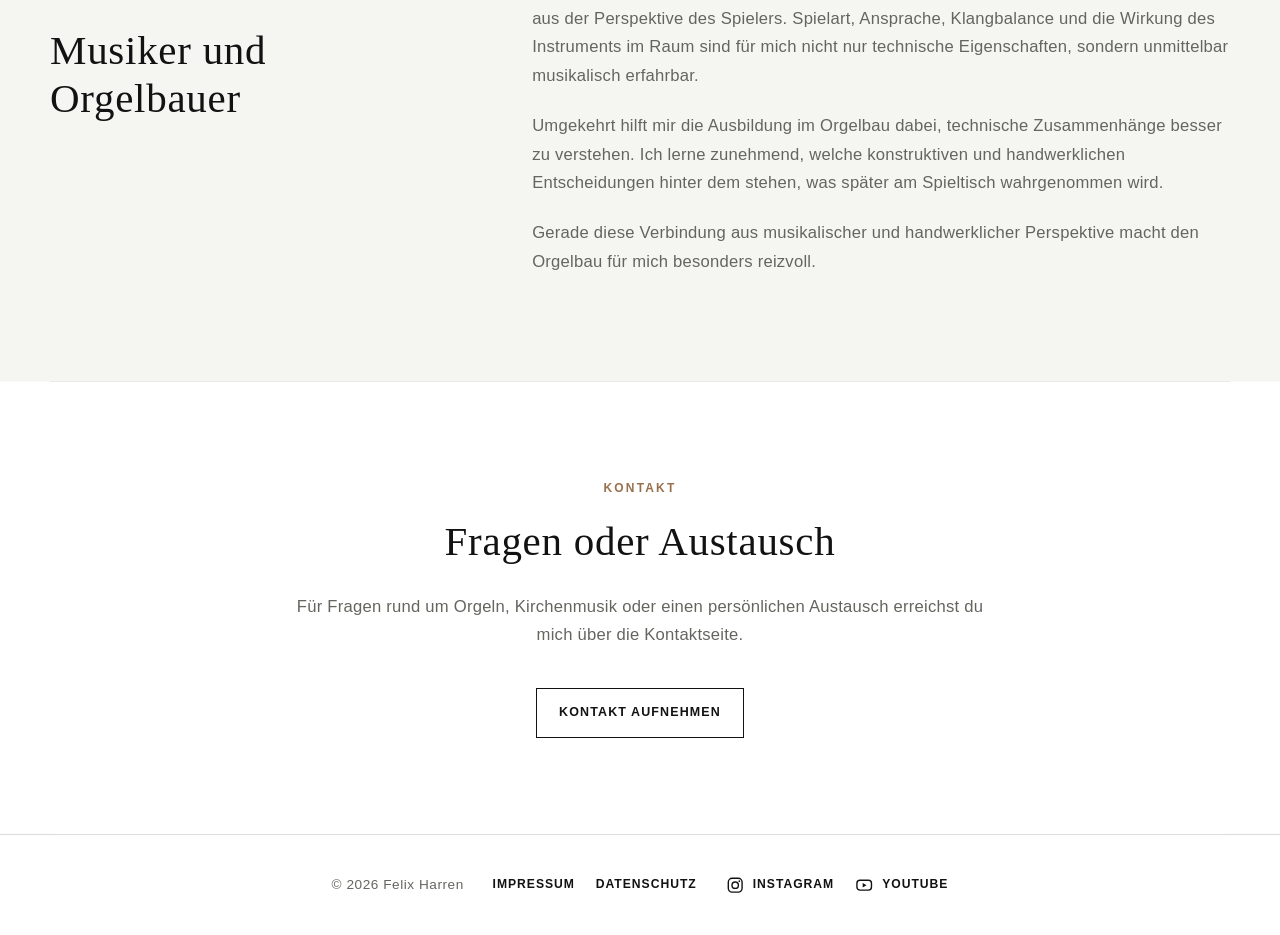
<file: orgelbau.html>
<!DOCTYPE html>

<html lang="de">
<head>
<meta charset="utf-8"/>
<meta content="Felix Harren" name="author"/>
<meta content="de_DE" property="og:locale"/>
<meta content="website" property="og:type"/>
<meta content="Felix Harren" property="og:site_name"/>
<meta content="Orgelbau | Felix Harren" property="og:title"/>
<meta content="Einblicke in Orgelbau, Restaurierung, Mechanik, Pfeifenwerk und die Ausbildung von Felix Harren." property="og:description"/>
<meta content="https://felixharren.de/Bilder/social/felix-harren-vorschau.jpg" property="og:image"/>
<meta content="1200" property="og:image:width"/>
<meta content="630" property="og:image:height"/>
<meta content="Felix Harren – Kirchenmusiker und Orgelbauer" property="og:image:alt"/>
<meta content="summary_large_image" name="twitter:card"/>
<meta content="Orgelbau | Felix Harren" name="twitter:title"/>
<meta content="Einblicke in Orgelbau, Restaurierung, Mechanik, Pfeifenwerk und die Ausbildung von Felix Harren." name="twitter:description"/>
<meta content="https://felixharren.de/Bilder/social/felix-harren-vorschau.jpg" name="twitter:image"/>
<meta content="index, follow, max-image-preview:large" name="robots"/>
<meta content="width=device-width, initial-scale=1.0" name="viewport"/>
<meta content="Einblicke in Orgelbau, Restaurierung, Mechanik, Pfeifenwerk und die Ausbildung von Felix Harren." name="description"/>
<title>Orgelbau | Felix Harren</title>
<script>
        (() => {
            const speichername = "felix-harren-theme";
            let gespeichertesDesign = null;

            try {
                gespeichertesDesign = localStorage.getItem(speichername);
            } catch (fehler) {
                gespeichertesDesign = null;
            }

            const systemIstDunkel = window.matchMedia(
                "(prefers-color-scheme: dark)"
            ).matches;

            const startDesign =
                gespeichertesDesign === "dark" ||
                gespeichertesDesign === "light"
                    ? gespeichertesDesign
                    : systemIstDunkel
                        ? "dark"
                        : "light";

            document.documentElement.dataset.theme = startDesign;
        })();
    </script>
<link href="Bilder/Logo/favicon-hell.png" id="favicon" rel="icon" type="image/png"/>
<link href="Bilder/Logo/favicon-hell.png" id="apple-touch-icon" rel="apple-touch-icon"/>
<meta content="#f5f5f2" id="theme-color" name="theme-color"/>
<link href="style.css" rel="stylesheet"/>
<link href="bilder.css" rel="stylesheet"/>
<link href="responsive.css" rel="stylesheet"/>
<script defer="" src="script.js"></script>
<link href="https://felixharren.de/orgelbau.html" rel="canonical"/><meta content="https://felixharren.de/orgelbau.html" property="og:url"/></head>
<body>
<header>
<h1 class="seitenkopf-logo">
<a aria-label="Felix Harren – Startseite" href="index.html">
<img alt="Felix Harren – Kirchenmusiker, Orgelbauer" class="logo-hellmodus" src="Bilder/Logo/logo-hell-breit.png"/>
<img alt="" aria-hidden="true" class="logo-dunkelmodus" src="Bilder/Logo/logo-dunkel-breit.png"/>
</a>
</h1>
<button aria-controls="kopf-menue" aria-expanded="false" aria-label="Menü öffnen" class="menu-schalter" type="button">
<span aria-hidden="true" class="menu-linien">
<span></span>
<span></span>
<span></span>
</span>
<span class="menu-text">Menü</span>
</button>
<div class="kopf-aktionen" id="kopf-menue">
<nav aria-label="Hauptnavigation">
<a href="index.html">Startseite</a>
<a href="ueber-mich.html">Über mich</a>
<a href="kirchenmusik.html">Kirchenmusik</a>
<a aria-current="page" href="orgelbau.html">Orgelbau</a>
<a href="projekte.html">Projekte</a>
<a href="termine.html">Termine</a>
<a href="kontakt.html">Kontakt</a>
</nav>
<button aria-label="Dunkelmodus aktivieren" class="theme-schalter" title="Farbschema wechseln" type="button">
<span aria-hidden="true" class="theme-symbol">☾</span>
<span class="theme-text">Dunkel</span>
</button>
</div>
</header>
<main>
<section class="orgelbau-einstieg" id="orgelbau">
<div class="orgelbau-einstieg-text">
<p>Orgelbau</p>
<h2>Klang, Technik und Handwerk</h2>
<p>
                    Die Orgel fasziniert mich nicht nur als Musiker,
                    sondern auch als technisch und handwerklich
                    außergewöhnlich komplexes Instrument. In ihr verbinden
                    sich Klang, Architektur, Mechanik, Material und Raum
                    zu einem individuellen Gesamtkunstwerk.
                </p>
<p>
                    Seit Oktober 2025 absolviere ich eine verkürzte
                    Ausbildung zum Orgelbauer bei der BÄUMLER
                    Orgelbauwerkstätte in Weiden in der Oberpfalz.
                    Dadurch lerne ich die Orgel aus einer Perspektive
                    kennen, die weit über das Spielen am Instrument
                    hinausgeht.
                </p>
</div>
<figure class="orgelbau-einstieg-bild">
<img alt="Mechanischer Orgelspieltisch mit sichtbarer Traktur in der Werkstatt" decoding="async" fetchpriority="high" height="2048" loading="eager" src="Bilder/orgelbau/mechanischer-spieltisch-carbon-hoch.jpg" width="1536"/>
</figure>
</section>
<section class="orgelbau-grundlagen">
<div class="orgelbau-grundlagen-intro">
<p>Ausbildung</p>
<h2>Ein Instrument verstehen</h2>
<p>
                    Während meiner Ausbildung beschäftige ich mich mit den
                    unterschiedlichen handwerklichen und technischen
                    Bereichen des Orgelbaus. Dabei geht es um den Aufbau,
                    die Funktion und das Zusammenspiel der zahlreichen
                    Bauteile, aus denen eine Orgel besteht.
                </p>
</div>
<div class="orgelbau-karten">
<article>
<span aria-hidden="true">01</span>
<h3>Technik</h3>
<p>
                        Mechanik, Windversorgung, Windladen, Spieltisch und
                        Pfeifenwerk müssen zuverlässig und präzise
                        zusammenspielen.
                    </p>
</article>
<article>
<span aria-hidden="true">02</span>
<h3>Material</h3>
<p>
                        Holz, Metall, Leder und weitere Werkstoffe erfüllen
                        unterschiedliche Aufgaben und verlangen jeweils
                        eine sorgfältige Verarbeitung.
                    </p>
</article>
<article>
<span aria-hidden="true">03</span>
<h3>Erhaltung</h3>
<p>
                        Bei Restaurierungen und Reparaturen treffen
                        historischer Bestand, technische Funktion und
                        behutsame handwerkliche Eingriffe aufeinander.
                    </p>
</article>
</div>
</section>
<section class="orgelbau-bildtext">
<figure class="orgelbau-bildtext-bild">
<img alt="Ausgebaute Orgelpfeifen während einer Reinigung in einer Kirche" decoding="async" height="2048" loading="lazy" src="Bilder/orgelbau/orgelreinigung-hoch.jpg" width="1536"/>
</figure>
<div class="orgelbau-bildtext-text">
<p>Restaurierung und Pflege</p>
<h2>Arbeiten am bestehenden Instrument</h2>
<p>
                    Zum Orgelbau gehören nicht nur Neubauten. Auch die
                    Reinigung, Wartung, Reparatur und Restaurierung
                    vorhandener Instrumente sind wichtige Aufgaben.
                    Dabei müssen zahlreiche Bauteile sorgfältig ausgebaut,
                    geprüft, bearbeitet und anschließend wieder an ihren
                    richtigen Platz gebracht werden.
                </p>
<p>
                    Gerade bei älteren Orgeln ist ein genauer Blick auf
                    Material, Konstruktion und vorhandene Schäden
                    entscheidend. Ziel ist es, technische Zuverlässigkeit
                    und den gewachsenen Charakter des Instruments
                    miteinander zu verbinden.
                </p>
</div>
</section>
<section class="orgelbau-mechanik">
<div class="orgelbau-mechanik-text">
<p>Mechanik</p>
<h2>Bewegung präzise übertragen</h2>
<p>
                    Zwischen Taste und Ventil liegt bei einer mechanischen
                    Orgel ein fein abgestimmtes System aus Abstrakten,
                    Winkeln, Wellen, Ventilen und weiteren Bauteilen.
                    Schon kleine Ungenauigkeiten können sich unmittelbar
                    auf Spielart und Funktion auswirken.
                </p>
</div>
<figure class="orgelbau-breitbild">
<img alt="Ventile und Abzugsdrähte einer geöffneten Orgelmechanik" decoding="async" height="1152" loading="lazy" src="Bilder/orgelbau/ventile-und-abzugsdrähte-quer.JPG" width="2048"/>
</figure>
</section>
<section class="orgelbau-detailsektion">
<div class="orgelbau-detailsektion-intro">
<p>Werkstatt</p>
<h2>Wind, Klangwege und Pfeifen</h2>
<p>
                    Viele Arbeitsschritte bleiben später im fertigen
                    Instrument unsichtbar. Gerade dort zeigt sich jedoch,
                    wie eng Konstruktion, Material und präzise Ausführung
                    miteinander verbunden sind.
                </p>
</div>
<div class="orgelbau-detailraster">
<article class="orgelbau-detailkarte">
<figure>
<img alt="Mehrere ausgebaute Orgelbälge während einer Restaurierung" decoding="async" height="1536" loading="lazy" src="Bilder/orgelbau/balgrestaurierung-quer.jpg" width="2048"/>
</figure>
<div>
<p>Windversorgung</p>
<h3>Balgrestaurierung</h3>
</div>
</article>
<article class="orgelbau-detailkarte">
<figure>
<img alt="Eingeleimte Bleikondukten an einem historischen Spieltisch" decoding="async" height="2048" loading="lazy" src="Bilder/orgelbau/bleikondukten-eingeleimt-hoch.JPG" width="1152"/>
</figure>
<div>
<p>Klangwege</p>
<h3>Bleikondukten</h3>
</div>
</article>
<article class="orgelbau-detailkarte">
<figure>
<img alt="Ausgebaute Pfeifen einer Schottflöte auf einem Holzboden" decoding="async" height="2048" loading="lazy" src="Bilder/orgelbau/schottfloete-hoch.jpg" width="1536"/>
</figure>
<div>
<p>Pfeifenwerk</p>
<h3>Schottflöte</h3>
</div>
</article>
</div>
</section>
<section class="orgelbau-pfeifen">
<div class="orgelbau-pfeifen-text">
<p>Aufstellung</p>
<h2>Pfeifen an ihren Platz bringen</h2>
<p>
                    Beim Rastrieren werden Pfeifenpositionen geplant und
                    passende Halterungen vorbereitet. Die Anordnung muss
                    technisch funktionieren, zugänglich bleiben und den
                    vorhandenen Raum sinnvoll nutzen.
                </p>
<p>
                    Die beiden Aufnahmen zeigen unterschiedliche Stadien
                    beim Aufbau und bei der Aufstellung des Pfeifenwerks in
                    der Werkstatt.
                </p>
</div>
<div class="orgelbau-bildpaar">
<figure>
<img alt="Aufstellung von Orgelpfeifen und Rasterbrettern in der Werkstatt" decoding="async" height="2048" loading="lazy" src="Bilder/orgelbau/rastrieren-hoch.JPG" width="1152"/>
</figure>
<figure>
<img alt="Teilweise aufgestelltes Pfeifenwerk in der Orgelbauwerkstatt" decoding="async" height="2048" loading="lazy" src="Bilder/orgelbau/rastrieren2-hoch.JPG" width="1152"/>
</figure>
</div>
</section>
<section class="orgelbau-schaden">
<div class="orgelbau-schaden-text">
<p>Reparatur</p>
<h2>Schäden erkennen und beheben</h2>
<p>
                    Defekte Bauteile können die Funktion einer Orgel
                    unmittelbar beeinträchtigen. Eine gebrochene Abstrakte
                    ist ein anschauliches Beispiel dafür, wie wichtig
                    genaue Fehlersuche und eine passende handwerkliche
                    Reparatur sind.
                </p>
<p>
                    Solche Details machen sichtbar, dass Orgelbau sowohl
                    große konstruktive Zusammenhänge als auch präzise
                    Arbeit an kleinsten Bauteilen umfasst.
                </p>
</div>
<figure class="orgelbau-schaden-bild">
<img alt="Gebrochene hölzerne Abstrakte innerhalb einer Orgelmechanik" decoding="async" height="2048" loading="lazy" src="Bilder/orgelbau/gebrochene-abstrakte-hoch.jpg" width="1536"/>
</figure>
</section>
<section class="orgelbau-perspektiven">
<div>
<p>Zwei Blickwinkel</p>
<h2>Musiker und Orgelbauer</h2>
</div>
<div>
<p>
                    Durch meinen musikalischen Hintergrund erlebe ich viele
                    Fragen des Orgelbaus gleichzeitig aus der Perspektive
                    des Spielers. Spielart, Ansprache, Klangbalance und die
                    Wirkung des Instruments im Raum sind für mich nicht
                    nur technische Eigenschaften, sondern unmittelbar
                    musikalisch erfahrbar.
                </p>
<p>
                    Umgekehrt hilft mir die Ausbildung im Orgelbau dabei,
                    technische Zusammenhänge besser zu verstehen. Ich
                    lerne zunehmend, welche konstruktiven und
                    handwerklichen Entscheidungen hinter dem stehen, was
                    später am Spieltisch wahrgenommen wird.
                </p>
<p>
                    Gerade diese Verbindung aus musikalischer und
                    handwerklicher Perspektive macht den Orgelbau für mich
                    besonders reizvoll.
                </p>
</div>
</section>
<section id="kontakt">
<p>Kontakt</p>
<h2>Fragen oder Austausch</h2>
<p>
                Für Fragen rund um Orgeln, Kirchenmusik oder einen
                persönlichen Austausch erreichst du mich über die
                Kontaktseite.
            </p>
<a href="kontakt.html">
                Kontakt aufnehmen
            </a>
</section>
</main>
<footer>
<p>© 2026 Felix Harren</p>
<div class="footer-rechtliches">
<a href="impressum.html">Impressum</a>
<a href="datenschutz.html">Datenschutz</a>
</div>
<div aria-label="Social Media" class="social-links">
<a aria-label="Instagram-Profil von Felix Harren öffnen" href="https://www.instagram.com/felixharren/" rel="noopener noreferrer" target="_blank">
<svg aria-hidden="true" class="social-icon" viewbox="0 0 24 24">
<rect fill="none" height="18" rx="5" stroke="currentColor" stroke-width="1.8" width="18" x="3" y="3"></rect>
<circle cx="12" cy="12" fill="none" r="4.2" stroke="currentColor" stroke-width="1.8"></circle>
<circle cx="17.4" cy="6.7" fill="currentColor" r="1.1"></circle>
</svg>
<span>Instagram</span>
</a>
<a aria-label="YouTube-Kanal von Felix Harren öffnen" href="https://www.youtube.com/@felixharren" rel="noopener noreferrer" target="_blank">
<svg aria-hidden="true" class="social-icon" viewbox="0 0 24 24">
<rect fill="none" height="13" rx="4" stroke="currentColor" stroke-width="1.8" width="19" x="2.5" y="5.5"></rect>
<path d="M10 9l5 3-5 3z" fill="currentColor"></path>
</svg>
<span>YouTube</span>
</a>
</div>
</footer>
</body>
</html>
</file>
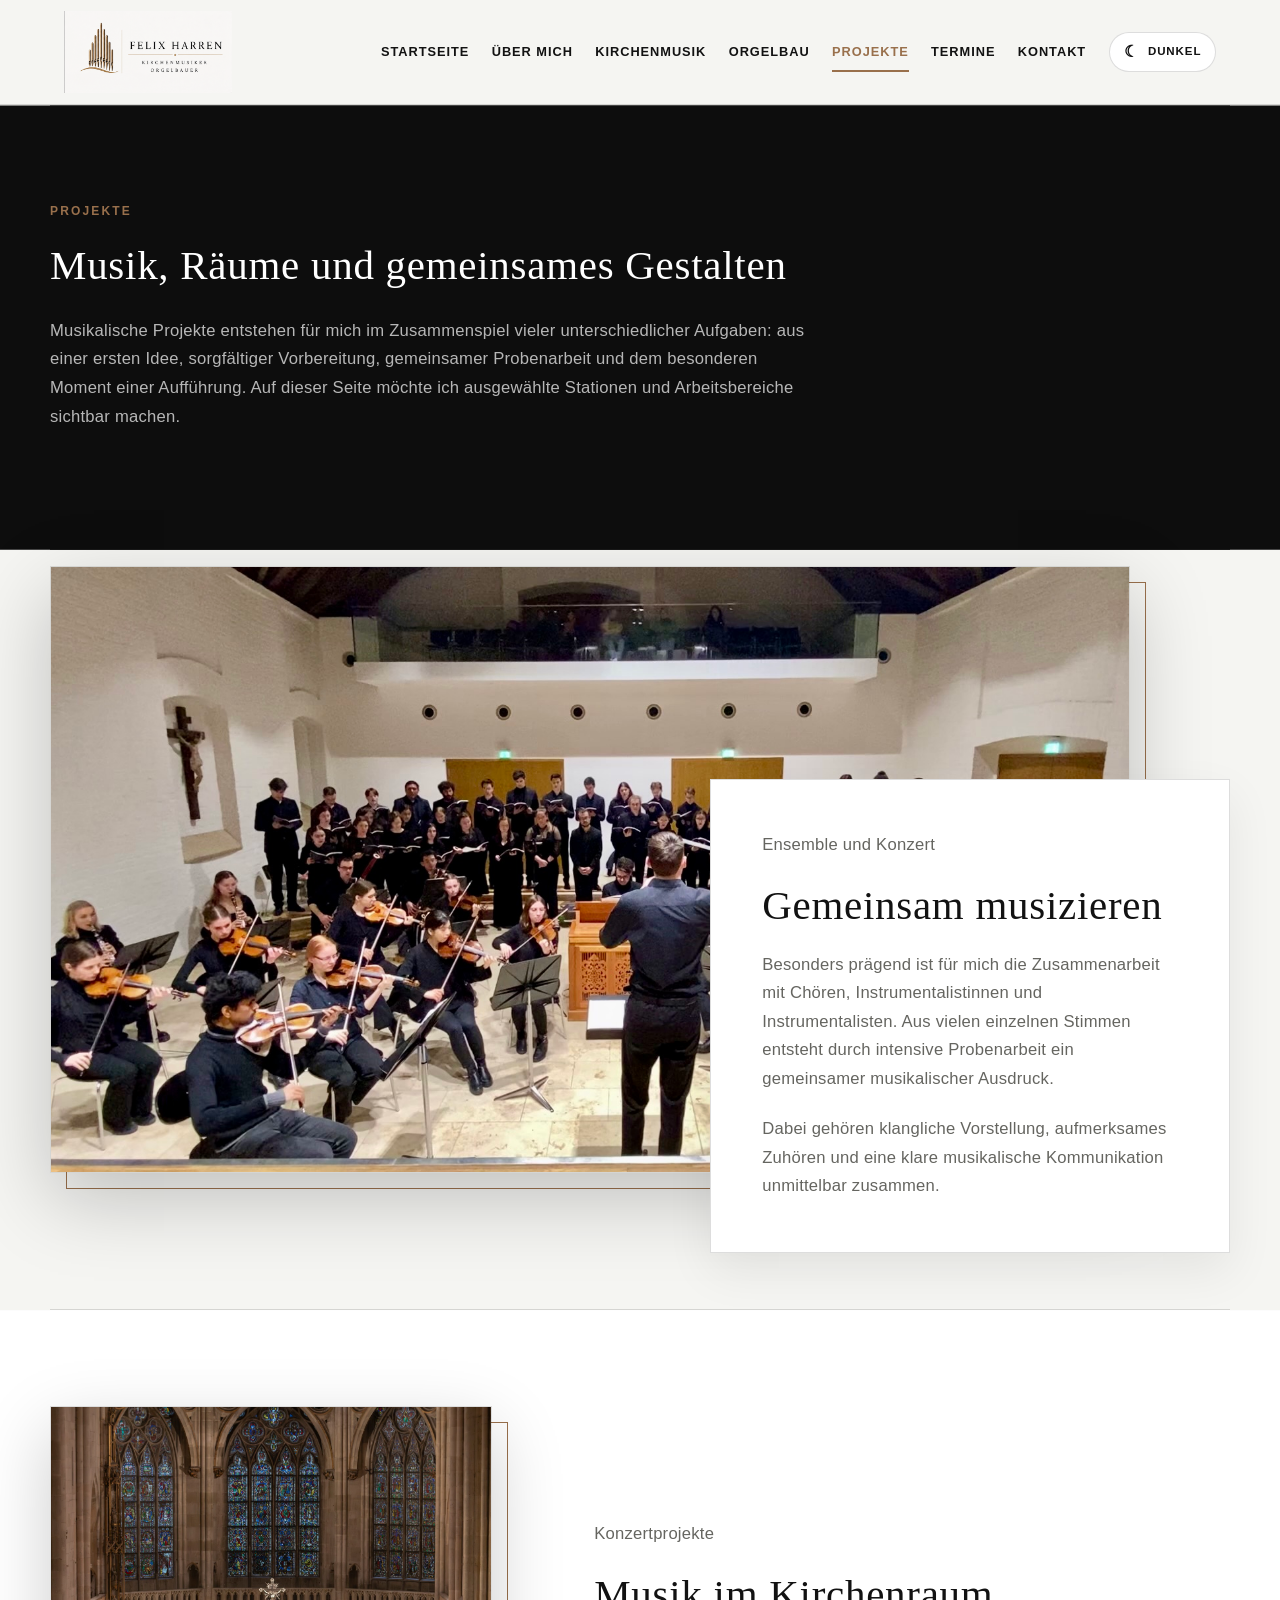
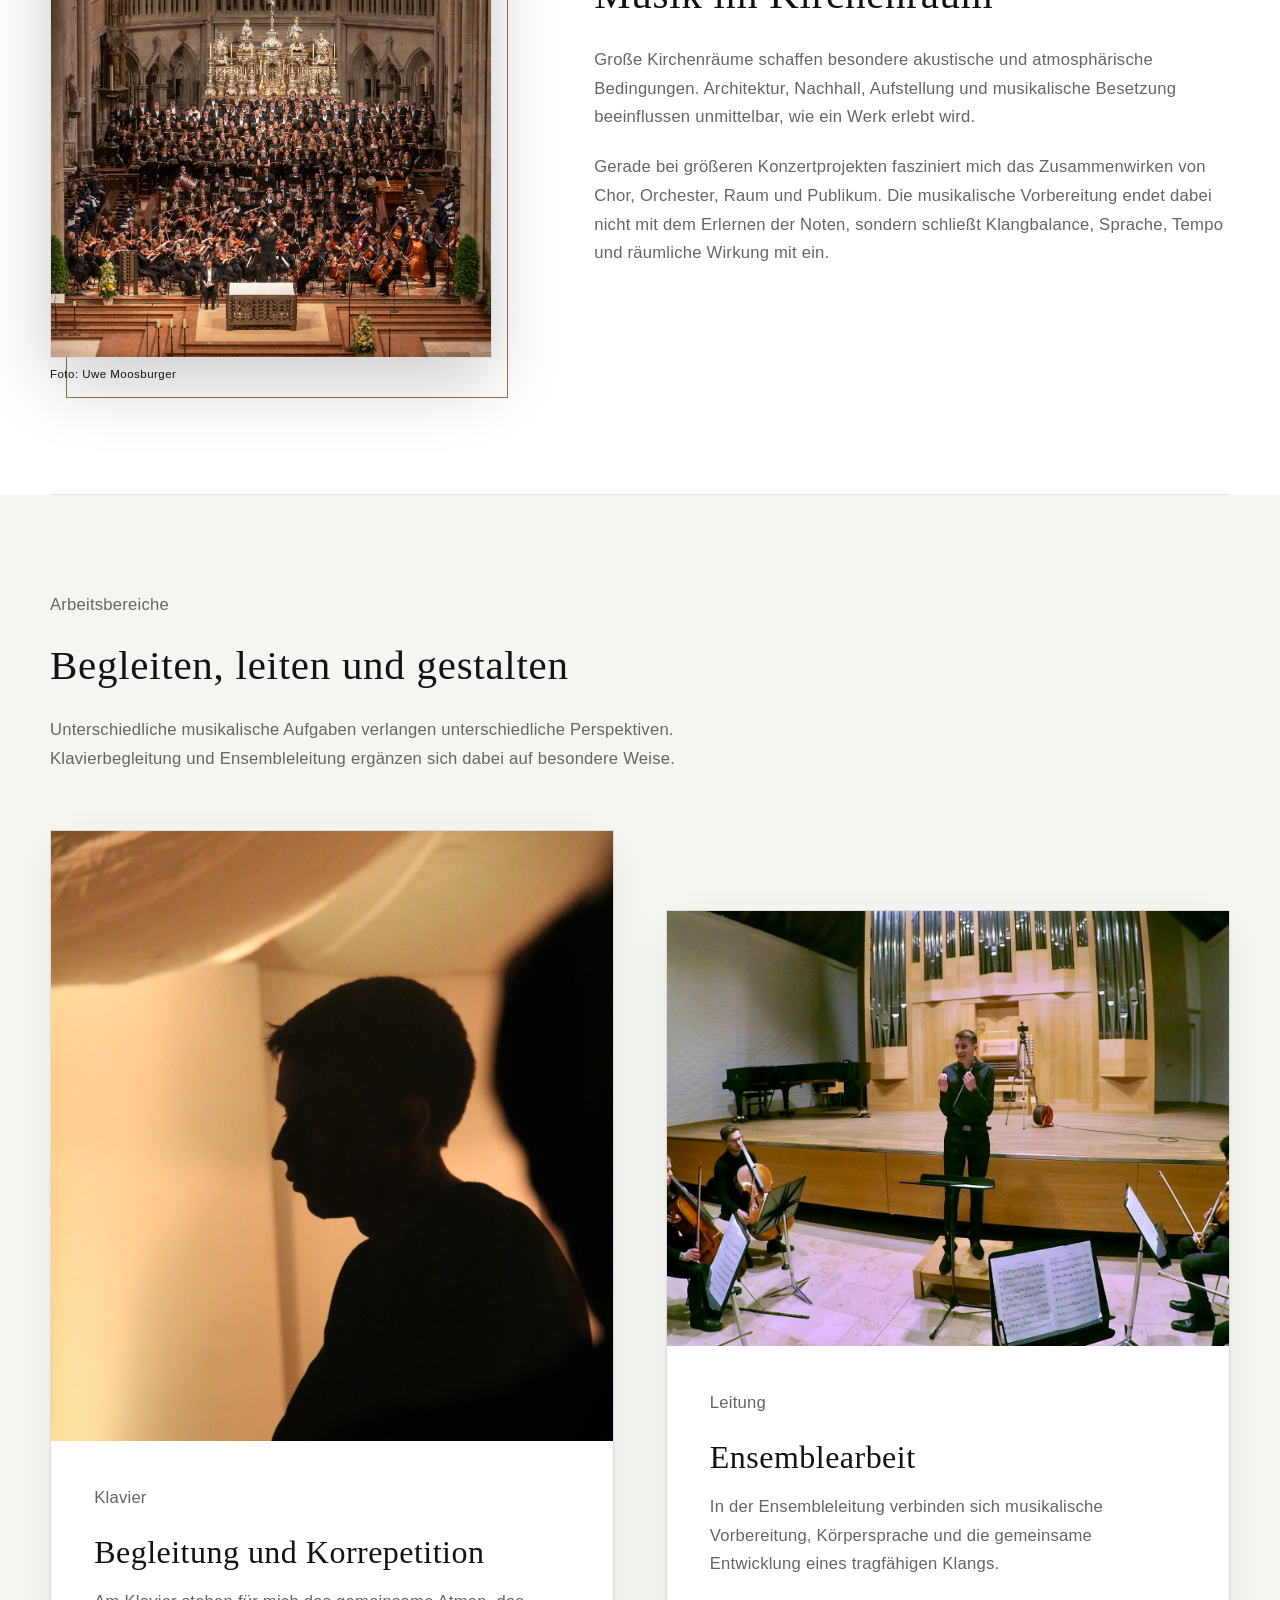
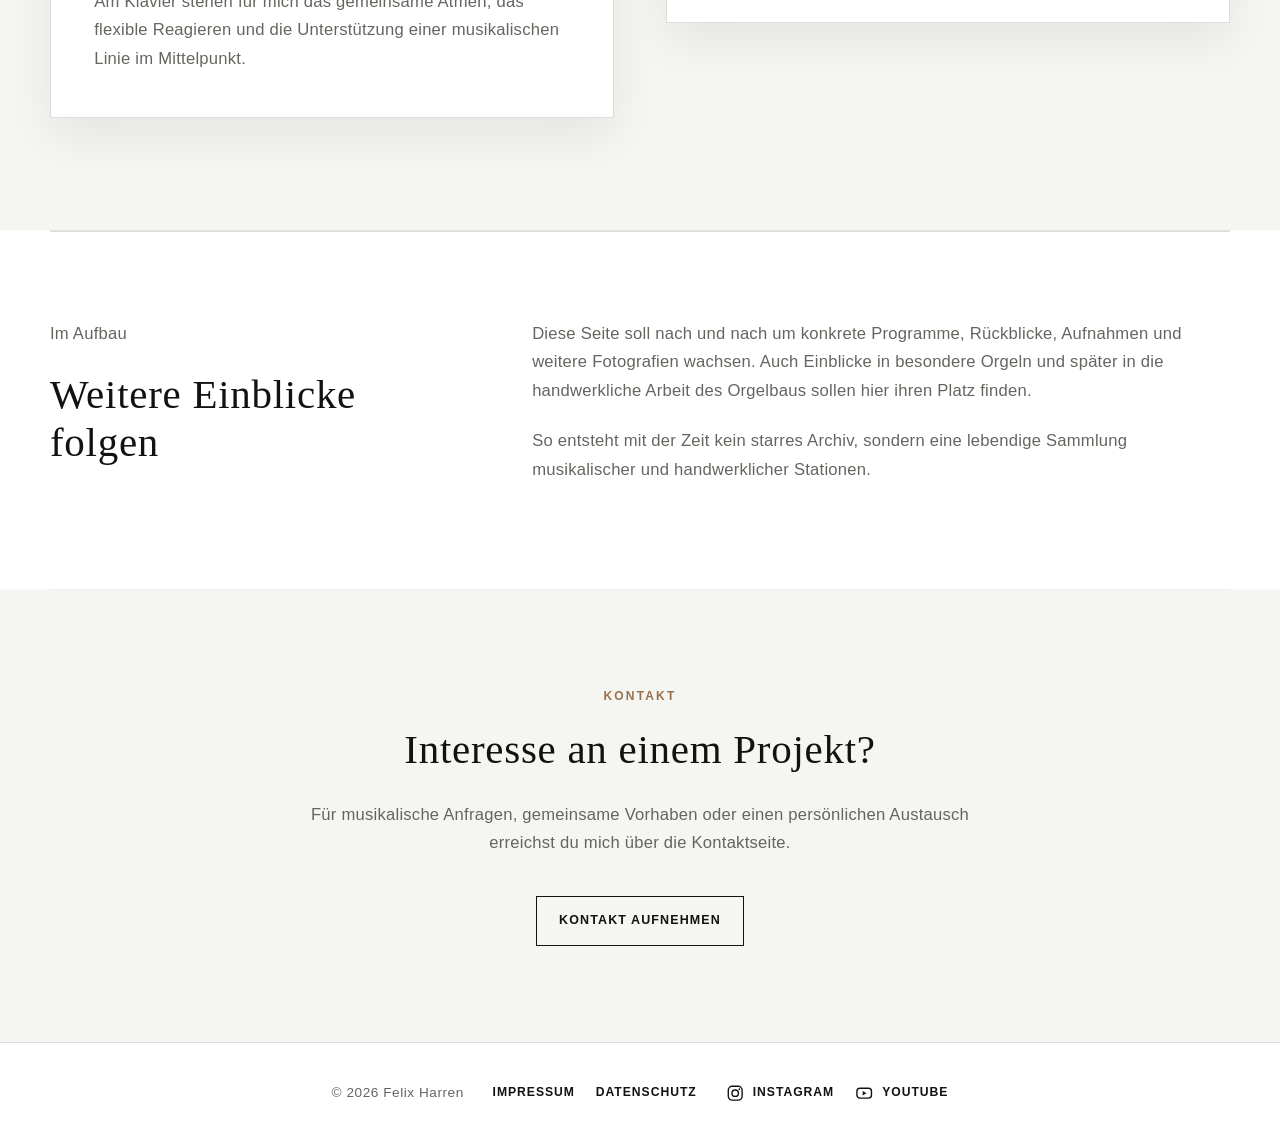
<file: projekte.html>
<!DOCTYPE html>

<html lang="de">
<head>
<meta charset="utf-8"/>
<meta content="Felix Harren" name="author"/>
<meta content="de_DE" property="og:locale"/>
<meta content="website" property="og:type"/>
<meta content="Felix Harren" property="og:site_name"/>
<meta content="Projekte | Felix Harren" property="og:title"/>
<meta content="Musikalische Projekte von Felix Harren: Konzerte, Ensemblearbeit, Klavier, Chor und Orchester." property="og:description"/>
<meta content="https://felixharren.de/Bilder/social/felix-harren-vorschau.jpg" property="og:image"/>
<meta content="1200" property="og:image:width"/>
<meta content="630" property="og:image:height"/>
<meta content="Felix Harren – Kirchenmusiker und Orgelbauer" property="og:image:alt"/>
<meta content="summary_large_image" name="twitter:card"/>
<meta content="Projekte | Felix Harren" name="twitter:title"/>
<meta content="Musikalische Projekte von Felix Harren: Konzerte, Ensemblearbeit, Klavier, Chor und Orchester." name="twitter:description"/>
<meta content="https://felixharren.de/Bilder/social/felix-harren-vorschau.jpg" name="twitter:image"/>
<meta content="index, follow, max-image-preview:large" name="robots"/>
<meta content="width=device-width, initial-scale=1.0" name="viewport"/>
<meta content="Musikalische Projekte von Felix Harren: Konzerte, Ensemblearbeit, Klavier, Chor und Orchester." name="description"/>
<title>Projekte | Felix Harren</title>
<script>
        (() => {
            const speichername = "felix-harren-theme";
            let gespeichertesDesign = null;

            try {
                gespeichertesDesign = localStorage.getItem(speichername);
            } catch (fehler) {
                gespeichertesDesign = null;
            }

            const systemIstDunkel = window.matchMedia(
                "(prefers-color-scheme: dark)"
            ).matches;

            const startDesign =
                gespeichertesDesign === "dark" ||
                gespeichertesDesign === "light"
                    ? gespeichertesDesign
                    : systemIstDunkel
                        ? "dark"
                        : "light";

            document.documentElement.dataset.theme = startDesign;
        })();
    </script>
<link href="Bilder/Logo/favicon-hell.png" id="favicon" rel="icon" type="image/png"/>
<link href="Bilder/Logo/favicon-hell.png" id="apple-touch-icon" rel="apple-touch-icon"/>
<meta content="#f5f5f2" id="theme-color" name="theme-color"/>
<link href="style.css" rel="stylesheet"/>
<link href="bilder.css" rel="stylesheet"/>
<link href="responsive.css" rel="stylesheet"/>
<script defer="" src="script.js"></script>
<link href="https://felixharren.de/projekte.html" rel="canonical"/><meta content="https://felixharren.de/projekte.html" property="og:url"/></head>
<body>
<header>
<h1 class="seitenkopf-logo">
<a aria-label="Felix Harren – Startseite" href="index.html">
<img alt="Felix Harren – Kirchenmusiker, Orgelbauer" class="logo-hellmodus" src="Bilder/Logo/logo-hell-breit.png"/>
<img alt="" aria-hidden="true" class="logo-dunkelmodus" src="Bilder/Logo/logo-dunkel-breit.png"/>
</a>
</h1>
<button aria-controls="kopf-menue" aria-expanded="false" aria-label="Menü öffnen" class="menu-schalter" type="button">
<span aria-hidden="true" class="menu-linien">
<span></span>
<span></span>
<span></span>
</span>
<span class="menu-text">Menü</span>
</button>
<div class="kopf-aktionen" id="kopf-menue">
<nav aria-label="Hauptnavigation">
<a href="index.html">Startseite</a>
<a href="ueber-mich.html">Über mich</a>
<a href="kirchenmusik.html">Kirchenmusik</a>
<a href="orgelbau.html">Orgelbau</a>
<a aria-current="page" href="projekte.html">Projekte</a>
<a href="termine.html">Termine</a>
<a href="kontakt.html">Kontakt</a>
</nav>
<button aria-label="Dunkelmodus aktivieren" class="theme-schalter" title="Farbschema wechseln" type="button">
<span aria-hidden="true" class="theme-symbol">☾</span>
<span class="theme-text">Dunkel</span>
</button>
</div>
</header>
<main>
<section id="projekte">
<p>Projekte</p>
<h2>Musik, Räume und gemeinsames Gestalten</h2>
<p>
                Musikalische Projekte entstehen für mich im Zusammenspiel
                vieler unterschiedlicher Aufgaben: aus einer ersten Idee,
                sorgfältiger Vorbereitung, gemeinsamer Probenarbeit und
                dem besonderen Moment einer Aufführung. Auf dieser Seite
                möchte ich ausgewählte Stationen und Arbeitsbereiche
                sichtbar machen.
            </p>
</section>
<section class="projekt-aufmacher">
<figure class="projekt-aufmacher-bild">
<img alt="Chor und Orchester während einer gemeinsamen Aufführung" decoding="async" fetchpriority="high" height="1080" loading="eager" src="Bilder/ensembles/orchester-und-chor-quer.jpg" width="1632"/>
</figure>
<div class="projekt-aufmacher-text">
<p>Ensemble und Konzert</p>
<h2>Gemeinsam musizieren</h2>
<p>
                    Besonders prägend ist für mich die Zusammenarbeit mit
                    Chören, Instrumentalistinnen und Instrumentalisten.
                    Aus vielen einzelnen Stimmen entsteht durch intensive
                    Probenarbeit ein gemeinsamer musikalischer Ausdruck.
                </p>
<p>
                    Dabei gehören klangliche Vorstellung, aufmerksames
                    Zuhören und eine klare musikalische Kommunikation
                    unmittelbar zusammen.
                </p>
</div>
</section>
<section class="projekt-hochformat">
<figure class="projekt-hochformat-bild">
<img alt="Chor und Orchester bei einem Konzert in einem Dom" decoding="async" height="2048" loading="lazy" src="Bilder/konzerte/konzert-dom-hoch.JPG" width="1365"/>
<p class="bildnachweis">Foto: Uwe Moosburger</p>
</figure>
<div class="projekt-hochformat-text">
<p>Konzertprojekte</p>
<h2>Musik im Kirchenraum</h2>
<p>
                    Große Kirchenräume schaffen besondere akustische und
                    atmosphärische Bedingungen. Architektur, Nachhall,
                    Aufstellung und musikalische Besetzung beeinflussen
                    unmittelbar, wie ein Werk erlebt wird.
                </p>
<p>
                    Gerade bei größeren Konzertprojekten fasziniert mich
                    das Zusammenwirken von Chor, Orchester, Raum und
                    Publikum. Die musikalische Vorbereitung endet dabei
                    nicht mit dem Erlernen der Noten, sondern schließt
                    Klangbalance, Sprache, Tempo und räumliche Wirkung mit
                    ein.
                </p>
</div>
</section>
<section class="projekt-karten-sektion">
<div class="projekt-karten-einleitung">
<p>Arbeitsbereiche</p>
<h2>Begleiten, leiten und gestalten</h2>
<p>
                    Unterschiedliche musikalische Aufgaben verlangen
                    unterschiedliche Perspektiven. Klavierbegleitung und
                    Ensembleleitung ergänzen sich dabei auf besondere
                    Weise.
                </p>
</div>
<div class="projekt-karten">
<article class="projekt-karte projekt-karte-hoch">
<figure>
<img alt="Felix Harren beim Klavierspiel während eines Konzerts" decoding="async" height="2048" loading="lazy" src="Bilder/konzerte/felix-am-klavier-hoch.JPG" width="1365"/>
</figure>
<div class="projekt-karte-text">
<p>Klavier</p>
<h3>Begleitung und Korrepetition</h3>
<p>
                            Am Klavier stehen für mich das gemeinsame Atmen,
                            das flexible Reagieren und die Unterstützung
                            einer musikalischen Linie im Mittelpunkt.
                        </p>
</div>
</article>
<article class="projekt-karte projekt-karte-quer">
<figure>
<img alt="Felix Harren bei der Leitung eines Streicherensembles" decoding="async" height="1080" loading="lazy" src="Bilder/ensembles/felix-dirigiert-streicher-02.jpg" width="1627"/>
</figure>
<div class="projekt-karte-text">
<p>Leitung</p>
<h3>Ensemblearbeit</h3>
<p>
                            In der Ensembleleitung verbinden sich
                            musikalische Vorbereitung, Körpersprache und
                            die gemeinsame Entwicklung eines tragfähigen
                            Klangs.
                        </p>
</div>
</article>
</div>
</section>
<section class="projekt-ausblick">
<div>
<p>Im Aufbau</p>
<h2>Weitere Einblicke folgen</h2>
</div>
<div>
<p>
                    Diese Seite soll nach und nach um konkrete Programme,
                    Rückblicke, Aufnahmen und weitere Fotografien wachsen.
                    Auch Einblicke in besondere Orgeln und später in die
                    handwerkliche Arbeit des Orgelbaus sollen hier ihren
                    Platz finden.
                </p>
<p>
                    So entsteht mit der Zeit kein starres Archiv, sondern
                    eine lebendige Sammlung musikalischer und
                    handwerklicher Stationen.
                </p>
</div>
</section>
<section id="kontakt">
<p>Kontakt</p>
<h2>Interesse an einem Projekt?</h2>
<p>
                Für musikalische Anfragen, gemeinsame Vorhaben oder einen
                persönlichen Austausch erreichst du mich über die
                Kontaktseite.
            </p>
<a href="kontakt.html">
                Kontakt aufnehmen
            </a>
</section>
</main>
<footer>
<p>© 2026 Felix Harren</p>
<div class="footer-rechtliches">
<a href="impressum.html">Impressum</a>
<a href="datenschutz.html">Datenschutz</a>
</div>
<div aria-label="Social Media" class="social-links">
<a aria-label="Instagram-Profil von Felix Harren öffnen" href="https://www.instagram.com/felixharren/" rel="noopener noreferrer" target="_blank">
<svg aria-hidden="true" class="social-icon" viewbox="0 0 24 24">
<rect fill="none" height="18" rx="5" stroke="currentColor" stroke-width="1.8" width="18" x="3" y="3"></rect>
<circle cx="12" cy="12" fill="none" r="4.2" stroke="currentColor" stroke-width="1.8"></circle>
<circle cx="17.4" cy="6.7" fill="currentColor" r="1.1"></circle>
</svg>
<span>Instagram</span>
</a>
<a aria-label="YouTube-Kanal von Felix Harren öffnen" href="https://www.youtube.com/@felixharren" rel="noopener noreferrer" target="_blank">
<svg aria-hidden="true" class="social-icon" viewbox="0 0 24 24">
<rect fill="none" height="13" rx="4" stroke="currentColor" stroke-width="1.8" width="19" x="2.5" y="5.5"></rect>
<path d="M10 9l5 3-5 3z" fill="currentColor"></path>
</svg>
<span>YouTube</span>
</a>
</div>
</footer>
</body>
</html>
</file>
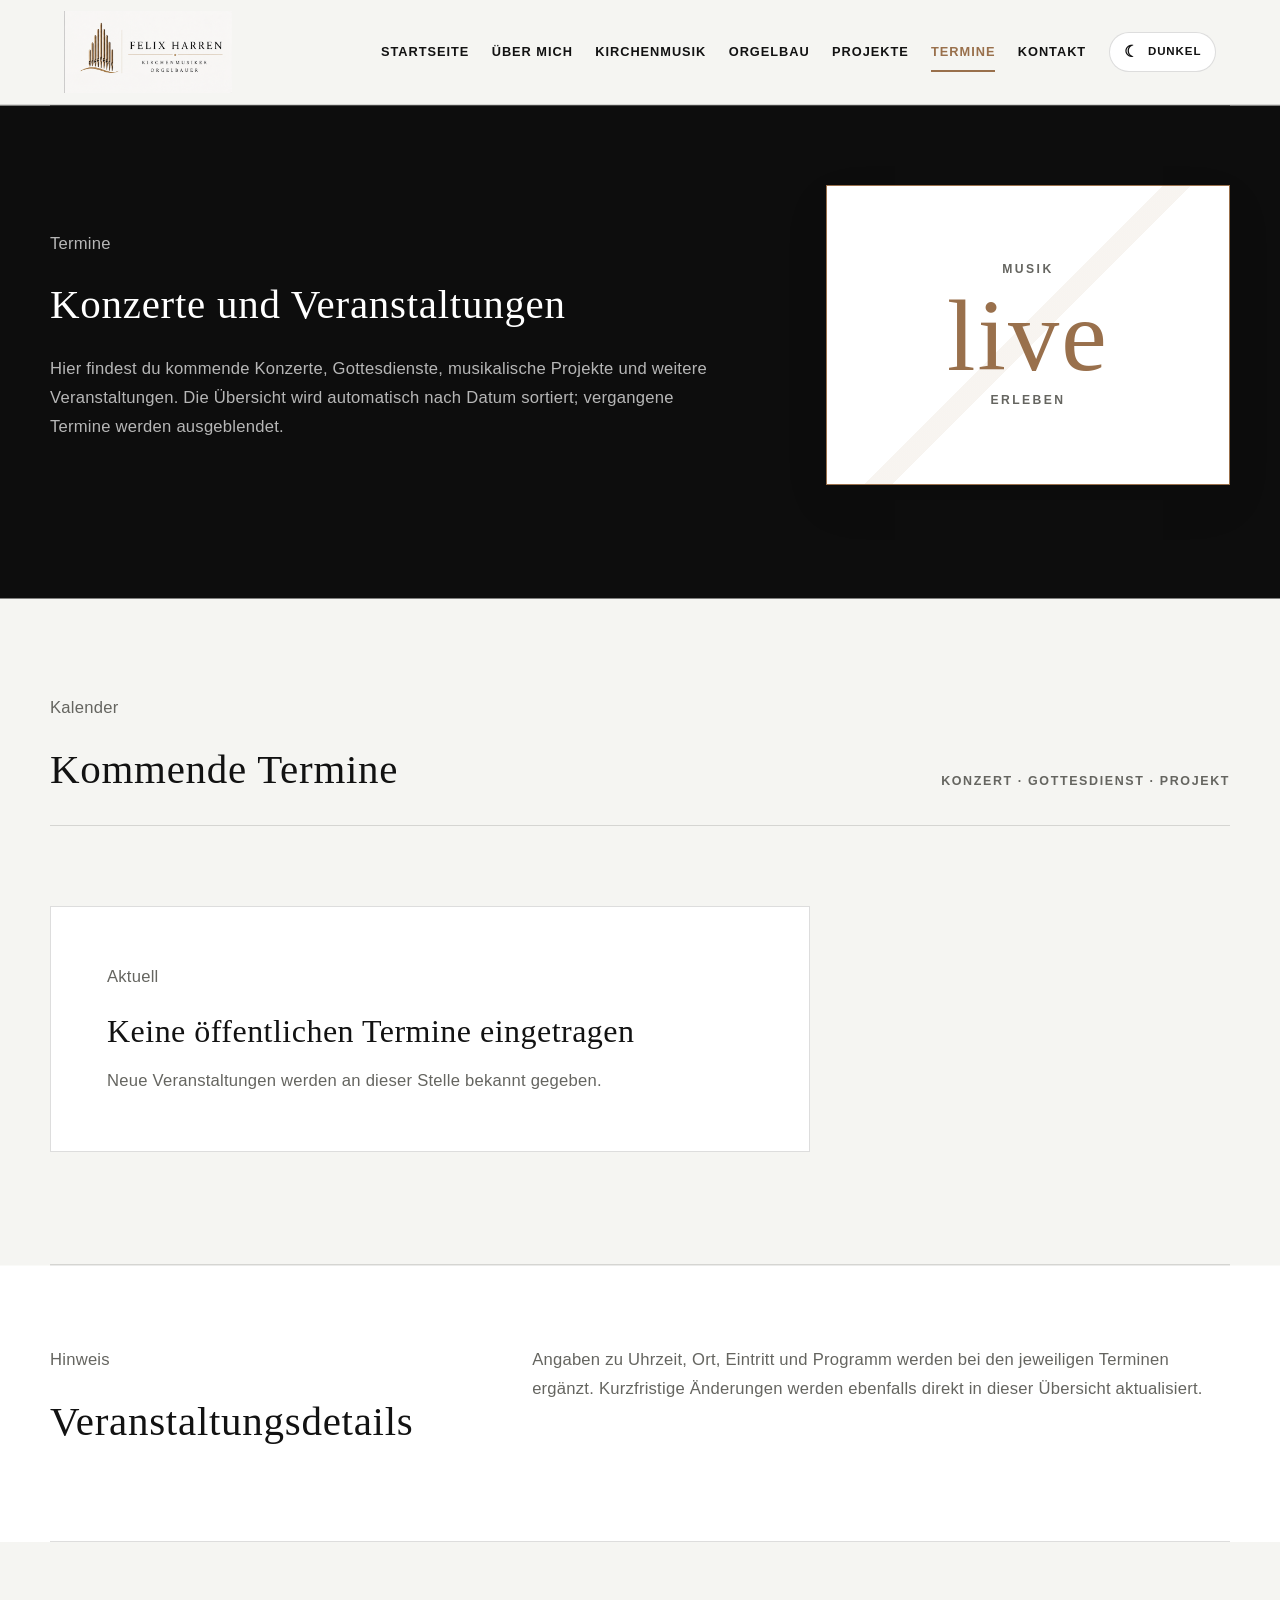
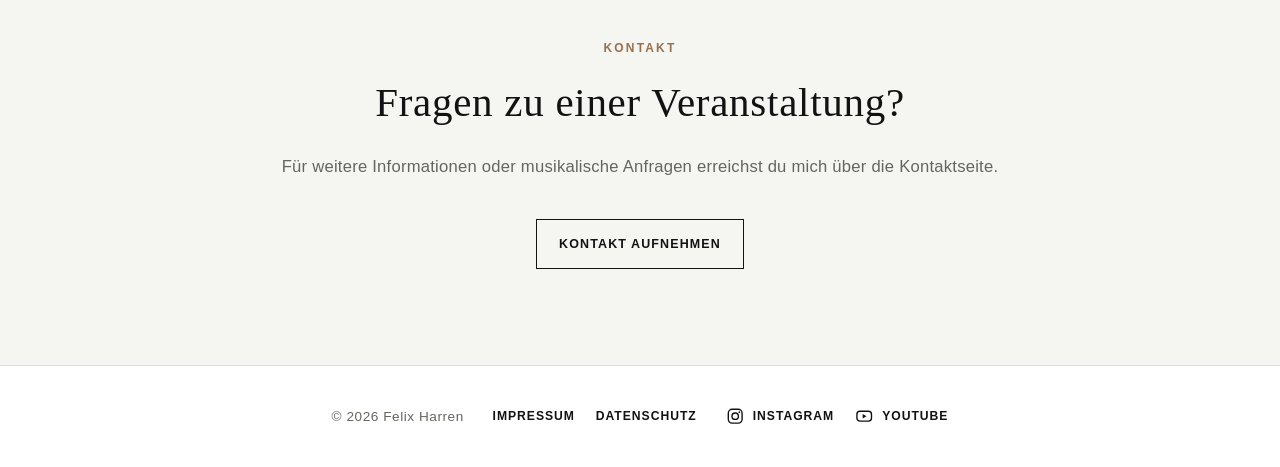
<file: termine.html>
<!DOCTYPE html>

<html lang="de">
<head>
<meta charset="utf-8"/>
<meta content="Felix Harren" name="author"/>
<meta content="de_DE" property="og:locale"/>
<meta content="website" property="og:type"/>
<meta content="Felix Harren" property="og:site_name"/>
<meta content="Termine | Felix Harren" property="og:title"/>
<meta content="Aktuelle Konzerte, Gottesdienste, musikalische Projekte und Veranstaltungen von Felix Harren." property="og:description"/>
<meta content="https://felixharren.de/Bilder/social/felix-harren-vorschau.jpg" property="og:image"/>
<meta content="1200" property="og:image:width"/>
<meta content="630" property="og:image:height"/>
<meta content="Felix Harren – Kirchenmusiker und Orgelbauer" property="og:image:alt"/>
<meta content="summary_large_image" name="twitter:card"/>
<meta content="Termine | Felix Harren" name="twitter:title"/>
<meta content="Aktuelle Konzerte, Gottesdienste, musikalische Projekte und Veranstaltungen von Felix Harren." name="twitter:description"/>
<meta content="https://felixharren.de/Bilder/social/felix-harren-vorschau.jpg" name="twitter:image"/>
<meta content="index, follow, max-image-preview:large" name="robots"/>
<meta content="width=device-width, initial-scale=1.0" name="viewport"/>
<meta content="Aktuelle Konzerte, Gottesdienste, musikalische Projekte und Veranstaltungen von Felix Harren." name="description"/>
<title>Termine | Felix Harren</title>
<script>
        (() => {
            const speichername = "felix-harren-theme";
            let gespeichertesDesign = null;

            try {
                gespeichertesDesign = localStorage.getItem(speichername);
            } catch (fehler) {
                gespeichertesDesign = null;
            }

            const systemIstDunkel = window.matchMedia(
                "(prefers-color-scheme: dark)"
            ).matches;

            const startDesign =
                gespeichertesDesign === "dark" ||
                gespeichertesDesign === "light"
                    ? gespeichertesDesign
                    : systemIstDunkel
                        ? "dark"
                        : "light";

            document.documentElement.dataset.theme = startDesign;
        })();
    </script>
<link href="Bilder/Logo/favicon-hell.png" id="favicon" rel="icon" type="image/png"/>
<link href="Bilder/Logo/favicon-hell.png" id="apple-touch-icon" rel="apple-touch-icon"/>
<meta content="#f5f5f2" id="theme-color" name="theme-color"/>
<link href="style.css" rel="stylesheet"/>
<link href="bilder.css" rel="stylesheet"/>
<link href="responsive.css" rel="stylesheet"/>
<script defer="" src="termine-daten.js"></script>
<script defer="" src="script.js"></script>
<link href="https://felixharren.de/termine.html" rel="canonical"/><meta content="https://felixharren.de/termine.html" property="og:url"/></head>
<body>
<header>
<h1 class="seitenkopf-logo">
<a aria-label="Felix Harren – Startseite" href="index.html">
<img alt="Felix Harren – Kirchenmusiker, Orgelbauer" class="logo-hellmodus" src="Bilder/Logo/logo-hell-breit.png"/>
<img alt="" aria-hidden="true" class="logo-dunkelmodus" src="Bilder/Logo/logo-dunkel-breit.png"/>
</a>
</h1>
<button aria-controls="kopf-menue" aria-expanded="false" aria-label="Menü öffnen" class="menu-schalter" type="button">
<span aria-hidden="true" class="menu-linien">
<span></span>
<span></span>
<span></span>
</span>
<span class="menu-text">Menü</span>
</button>
<div class="kopf-aktionen" id="kopf-menue">
<nav aria-label="Hauptnavigation">
<a href="index.html">Startseite</a>
<a href="ueber-mich.html">Über mich</a>
<a href="kirchenmusik.html">Kirchenmusik</a>
<a href="orgelbau.html">Orgelbau</a>
<a href="projekte.html">Projekte</a>
<a aria-current="page" href="termine.html">Termine</a>
<a href="kontakt.html">Kontakt</a>
</nav>
<button aria-label="Dunkelmodus aktivieren" class="theme-schalter" title="Farbschema wechseln" type="button">
<span aria-hidden="true" class="theme-symbol">☾</span>
<span class="theme-text">Dunkel</span>
</button>
</div>
</header>
<main class="termine-seite">
<section class="termine-einstieg">
<div class="termine-einstieg-text">
<p>Termine</p>
<h2>Konzerte und Veranstaltungen</h2>
<p>
                    Hier findest du kommende Konzerte, Gottesdienste,
                    musikalische Projekte und weitere Veranstaltungen.
                    Die Übersicht wird automatisch nach Datum sortiert;
                    vergangene Termine werden ausgeblendet.
                </p>
</div>
<div aria-hidden="true" class="termine-einstieg-marke">
<span>Musik</span>
<strong>live</strong>
<span>erleben</span>
</div>
</section>
<section class="termine-uebersicht">
<div class="termine-uebersicht-kopf">
<div>
<p>Kalender</p>
<h2>Kommende Termine</h2>
</div>
<p>
                    Konzert · Gottesdienst · Projekt
                </p>
</div>
<div class="termin-liste" id="termin-liste">
<!-- Die Termine werden automatisch eingefügt. -->
</div>
<div class="keine-termine-box" hidden="" id="keine-termine">
<p>Aktuell</p>
<h3>Keine öffentlichen Termine eingetragen</h3>
<p>
                    Neue Veranstaltungen werden an dieser Stelle
                    bekannt gegeben.
                </p>
</div>
</section>
<section class="termine-hinweis">
<div>
<p>Hinweis</p>
<h2>Veranstaltungsdetails</h2>
</div>
<div>
<p>
                    Angaben zu Uhrzeit, Ort, Eintritt und Programm werden
                    bei den jeweiligen Terminen ergänzt. Kurzfristige
                    Änderungen werden ebenfalls direkt in dieser Übersicht
                    aktualisiert.
                </p>
</div>
</section>
<section id="kontakt">
<p>Kontakt</p>
<h2>Fragen zu einer Veranstaltung?</h2>
<p>
                Für weitere Informationen oder musikalische Anfragen
                erreichst du mich über die Kontaktseite.
            </p>
<a href="kontakt.html">
                Kontakt aufnehmen
            </a>
</section>
</main>
<footer>
<p>© 2026 Felix Harren</p>
<div class="footer-rechtliches">
<a href="impressum.html">Impressum</a>
<a href="datenschutz.html">Datenschutz</a>
</div>
<div aria-label="Social Media" class="social-links">
<a aria-label="Instagram-Profil von Felix Harren öffnen" href="https://www.instagram.com/felixharren/" rel="noopener noreferrer" target="_blank">
<svg aria-hidden="true" class="social-icon" viewbox="0 0 24 24">
<rect fill="none" height="18" rx="5" stroke="currentColor" stroke-width="1.8" width="18" x="3" y="3"></rect>
<circle cx="12" cy="12" fill="none" r="4.2" stroke="currentColor" stroke-width="1.8"></circle>
<circle cx="17.4" cy="6.7" fill="currentColor" r="1.1"></circle>
</svg>
<span>Instagram</span>
</a>
<a aria-label="YouTube-Kanal von Felix Harren öffnen" href="https://www.youtube.com/@felixharren" rel="noopener noreferrer" target="_blank">
<svg aria-hidden="true" class="social-icon" viewbox="0 0 24 24">
<rect fill="none" height="13" rx="4" stroke="currentColor" stroke-width="1.8" width="19" x="2.5" y="5.5"></rect>
<path d="M10 9l5 3-5 3z" fill="currentColor"></path>
</svg>
<span>YouTube</span>
</a>
</div>
</footer>
</body>
</html>
</file>
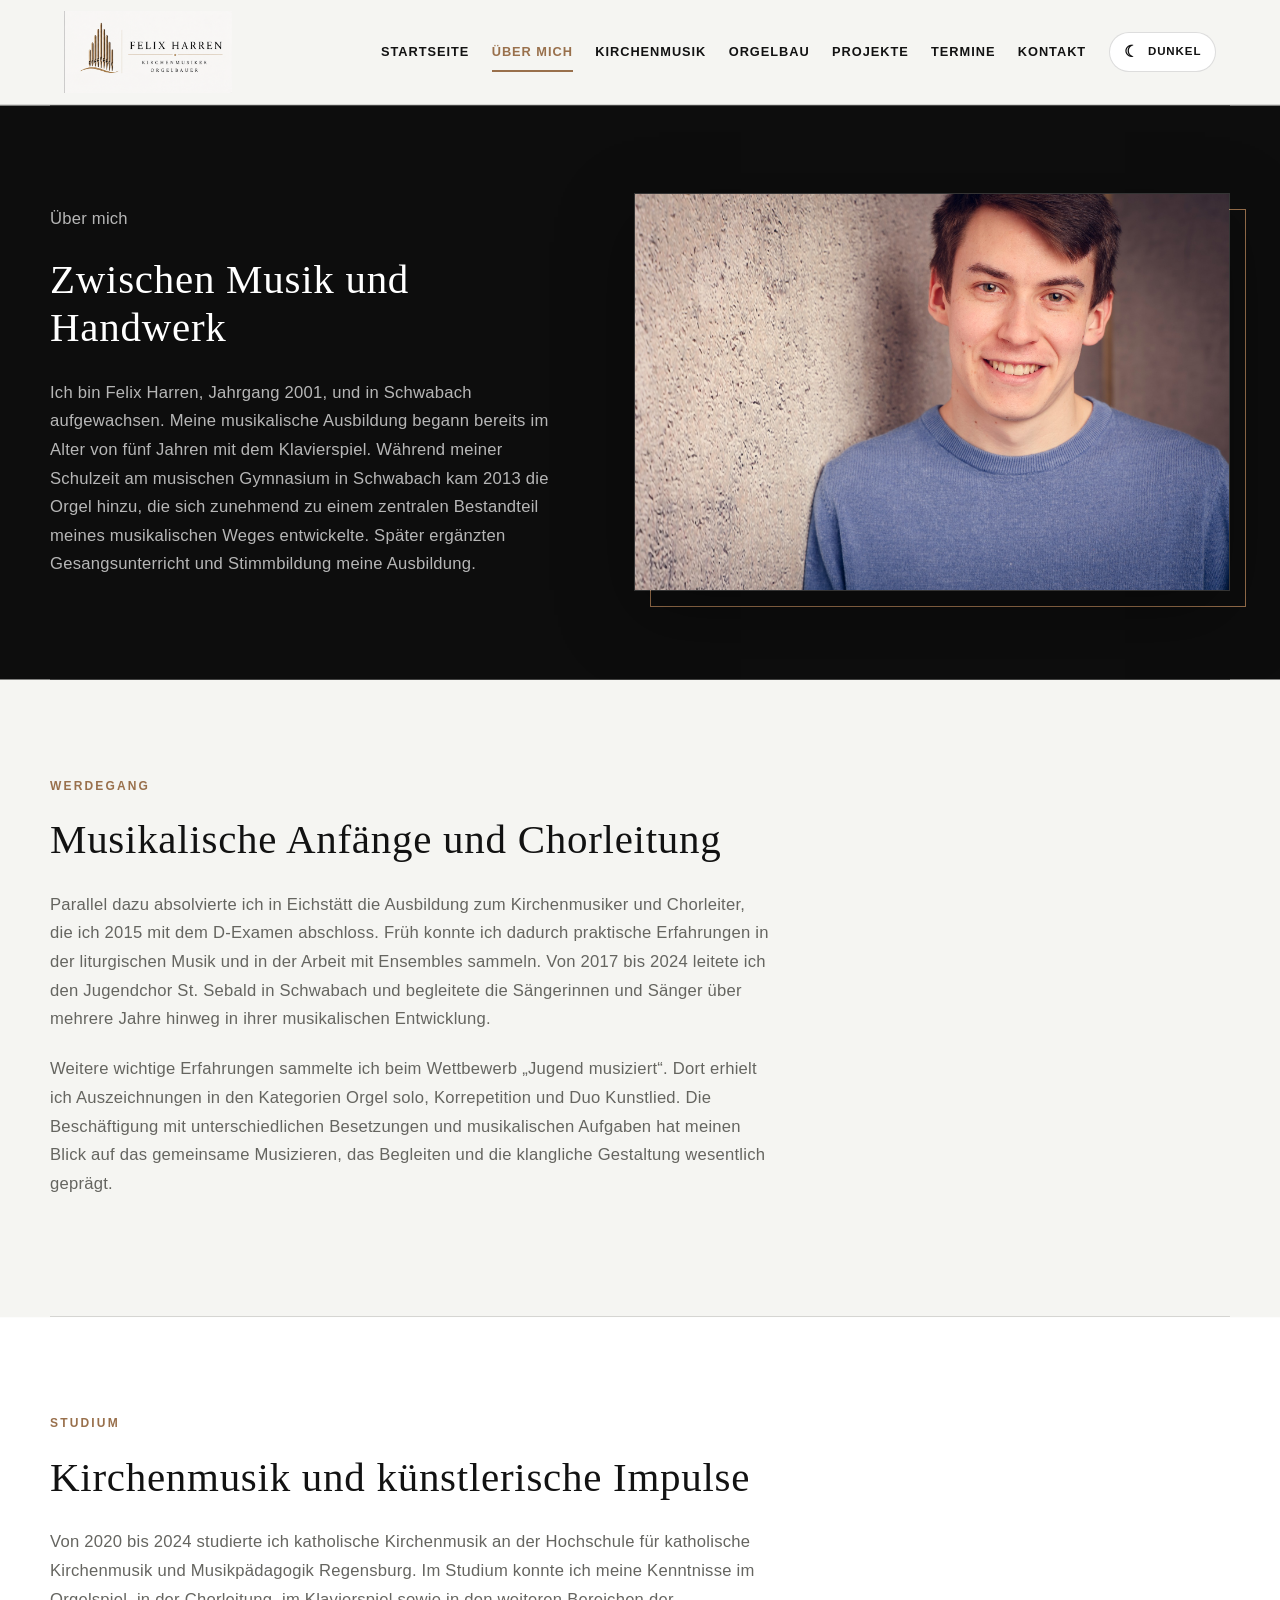
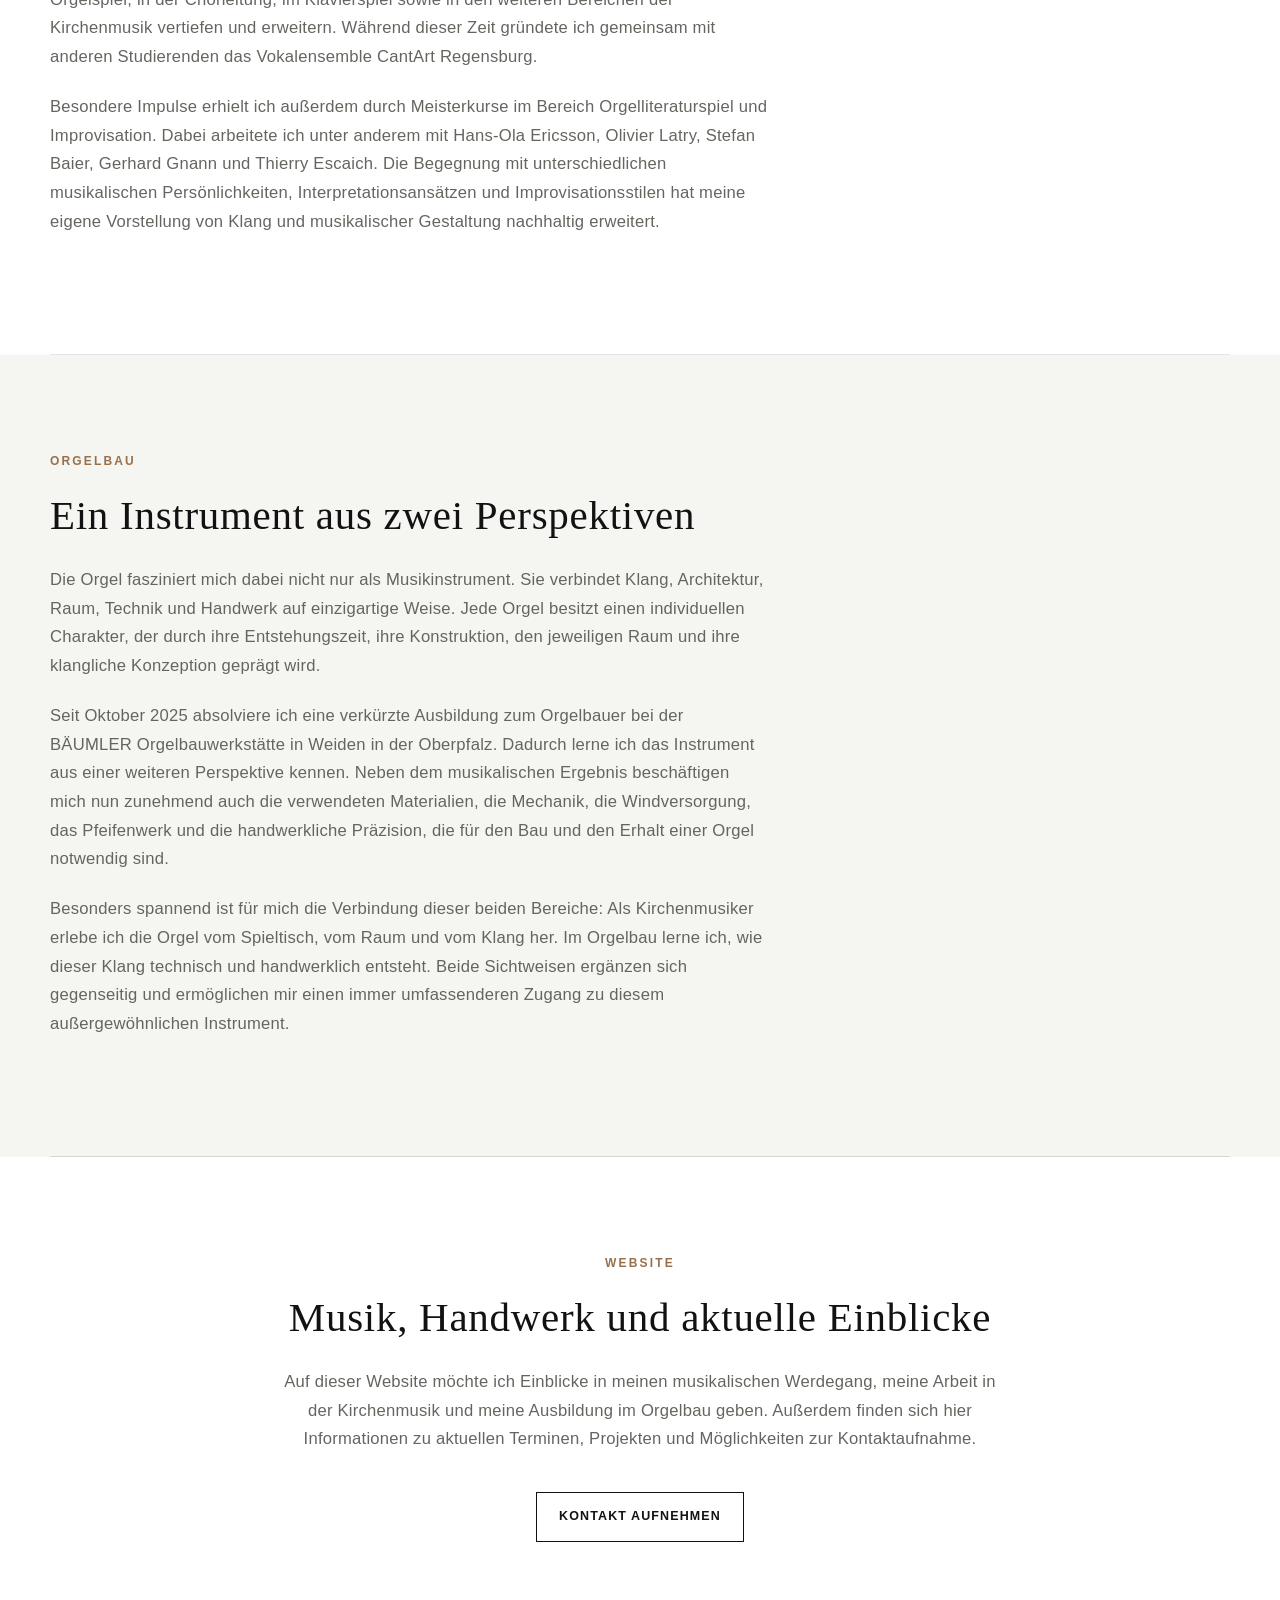
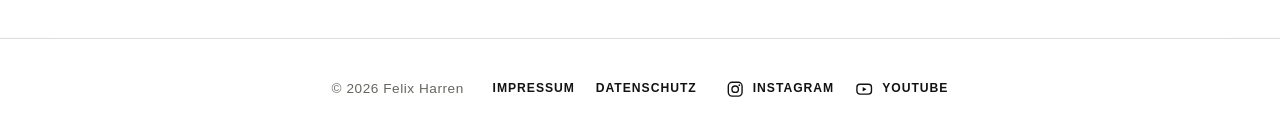
<file: ueber-mich.html>
<!DOCTYPE html>

<html lang="de">
<head>
<meta charset="utf-8"/>
<meta content="Felix Harren" name="author"/>
<meta content="de_DE" property="og:locale"/>
<meta content="website" property="og:type"/>
<meta content="Felix Harren" property="og:site_name"/>
<meta content="Über mich | Felix Harren" property="og:title"/>
<meta content="Werdegang von Felix Harren: Kirchenmusikstudium, Chorleitung, Orgelspiel und Ausbildung zum Orgelbauer." property="og:description"/>
<meta content="https://felixharren.de/Bilder/social/felix-harren-vorschau.jpg" property="og:image"/>
<meta content="1200" property="og:image:width"/>
<meta content="630" property="og:image:height"/>
<meta content="Felix Harren – Kirchenmusiker und Orgelbauer" property="og:image:alt"/>
<meta content="summary_large_image" name="twitter:card"/>
<meta content="Über mich | Felix Harren" name="twitter:title"/>
<meta content="Werdegang von Felix Harren: Kirchenmusikstudium, Chorleitung, Orgelspiel und Ausbildung zum Orgelbauer." name="twitter:description"/>
<meta content="https://felixharren.de/Bilder/social/felix-harren-vorschau.jpg" name="twitter:image"/>
<meta content="index, follow, max-image-preview:large" name="robots"/>
<meta content="width=device-width, initial-scale=1.0" name="viewport"/>
<meta content="Werdegang von Felix Harren: Kirchenmusikstudium, Chorleitung, Orgelspiel und Ausbildung zum Orgelbauer." name="description"/>
<title>Über mich | Felix Harren</title>
<script>
        (() => {
            const speichername = "felix-harren-theme";
            let gespeichertesDesign = null;

            try {
                gespeichertesDesign = localStorage.getItem(speichername);
            } catch (fehler) {
                gespeichertesDesign = null;
            }

            const systemIstDunkel = window.matchMedia(
                "(prefers-color-scheme: dark)"
            ).matches;

            const startDesign =
                gespeichertesDesign === "dark" ||
                gespeichertesDesign === "light"
                    ? gespeichertesDesign
                    : systemIstDunkel
                        ? "dark"
                        : "light";

            document.documentElement.dataset.theme = startDesign;
        })();
    </script>
<link href="Bilder/Logo/favicon-hell.png" id="favicon" rel="icon" type="image/png"/>
<link href="Bilder/Logo/favicon-hell.png" id="apple-touch-icon" rel="apple-touch-icon"/>
<meta content="#f5f5f2" id="theme-color" name="theme-color"/>
<link href="style.css" rel="stylesheet"/>
<link href="bilder.css" rel="stylesheet"/>
<link href="responsive.css" rel="stylesheet"/>
<script defer="" src="script.js"></script>
<link href="https://felixharren.de/ueber-mich.html" rel="canonical"/><meta content="https://felixharren.de/ueber-mich.html" property="og:url"/></head>
<body>
<header>
<h1 class="seitenkopf-logo">
<a aria-label="Felix Harren – Startseite" href="index.html">
<img alt="Felix Harren – Kirchenmusiker, Orgelbauer" class="logo-hellmodus" src="Bilder/Logo/logo-hell-breit.png"/>
<img alt="" aria-hidden="true" class="logo-dunkelmodus" src="Bilder/Logo/logo-dunkel-breit.png"/>
</a>
</h1>
<button aria-controls="kopf-menue" aria-expanded="false" aria-label="Menü öffnen" class="menu-schalter" type="button">
<span aria-hidden="true" class="menu-linien">
<span></span>
<span></span>
<span></span>
</span>
<span class="menu-text">Menü</span>
</button>
<div class="kopf-aktionen" id="kopf-menue">
<nav aria-label="Hauptnavigation">
<a href="index.html">Startseite</a>
<a aria-current="page" href="ueber-mich.html">Über mich</a>
<a href="kirchenmusik.html">Kirchenmusik</a>
<a href="orgelbau.html">Orgelbau</a>
<a href="projekte.html">Projekte</a>
<a href="termine.html">Termine</a>
<a href="kontakt.html">Kontakt</a>
</nav>
<button aria-label="Dunkelmodus aktivieren" class="theme-schalter" title="Farbschema wechseln" type="button">
<span aria-hidden="true" class="theme-symbol">☾</span>
<span class="theme-text">Dunkel</span>
</button>
</div>
</header>
<main>
<section class="ueber-mich-einstieg" id="ueber-mich">
<div class="ueber-mich-grid">
<div class="ueber-mich-intro">
<p>Über mich</p>
<h2>Zwischen Musik und Handwerk</h2>
<p>
                        Ich bin Felix Harren, Jahrgang 2001, und in
                        Schwabach aufgewachsen. Meine musikalische
                        Ausbildung begann bereits im Alter von fünf Jahren
                        mit dem Klavierspiel. Während meiner Schulzeit am
                        musischen Gymnasium in Schwabach kam 2013 die
                        Orgel hinzu, die sich zunehmend zu einem zentralen
                        Bestandteil meines musikalischen Weges entwickelte.
                        Später ergänzten Gesangsunterricht und Stimmbildung
                        meine Ausbildung.
                    </p>
</div>
<figure class="ueber-mich-portrait">
<img alt="Porträt von Felix Harren vor einer grauen Wand" decoding="async" fetchpriority="high" height="1365" loading="eager" src="Bilder/portraits/felix-portrait-nah-quer.JPG" width="2048"/>
</figure>
</div>
</section>
<section>
<p>Werdegang</p>
<h2>Musikalische Anfänge und Chorleitung</h2>
<p>
                Parallel dazu absolvierte ich in Eichstätt die Ausbildung
                zum Kirchenmusiker und Chorleiter, die ich 2015 mit dem
                D-Examen abschloss. Früh konnte ich dadurch praktische
                Erfahrungen in der liturgischen Musik und in der Arbeit
                mit Ensembles sammeln. Von 2017 bis 2024 leitete ich den
                Jugendchor St. Sebald in Schwabach und begleitete die
                Sängerinnen und Sänger über mehrere Jahre hinweg in ihrer
                musikalischen Entwicklung.
            </p>
<p>
                Weitere wichtige Erfahrungen sammelte ich beim Wettbewerb
                „Jugend musiziert“. Dort erhielt ich Auszeichnungen in den
                Kategorien Orgel solo, Korrepetition und Duo Kunstlied.
                Die Beschäftigung mit unterschiedlichen Besetzungen und
                musikalischen Aufgaben hat meinen Blick auf das gemeinsame
                Musizieren, das Begleiten und die klangliche Gestaltung
                wesentlich geprägt.
            </p>
</section>
<section>
<p>Studium</p>
<h2>Kirchenmusik und künstlerische Impulse</h2>
<p>
                Von 2020 bis 2024 studierte ich katholische Kirchenmusik
                an der Hochschule für katholische Kirchenmusik und
                Musikpädagogik Regensburg. Im Studium konnte ich meine
                Kenntnisse im Orgelspiel, in der Chorleitung, im
                Klavierspiel sowie in den weiteren Bereichen der
                Kirchenmusik vertiefen und erweitern. Während dieser Zeit
                gründete ich gemeinsam mit anderen Studierenden das
                Vokalensemble CantArt Regensburg.
            </p>
<p>
                Besondere Impulse erhielt ich außerdem durch Meisterkurse
                im Bereich Orgelliteraturspiel und Improvisation. Dabei
                arbeitete ich unter anderem mit Hans-Ola Ericsson,
                Olivier Latry, Stefan Baier, Gerhard Gnann und
                Thierry Escaich. Die Begegnung mit unterschiedlichen
                musikalischen Persönlichkeiten, Interpretationsansätzen
                und Improvisationsstilen hat meine eigene Vorstellung von
                Klang und musikalischer Gestaltung nachhaltig erweitert.
            </p>
</section>
<section>
<p>Orgelbau</p>
<h2>Ein Instrument aus zwei Perspektiven</h2>
<p>
                Die Orgel fasziniert mich dabei nicht nur als
                Musikinstrument. Sie verbindet Klang, Architektur, Raum,
                Technik und Handwerk auf einzigartige Weise. Jede Orgel
                besitzt einen individuellen Charakter, der durch ihre
                Entstehungszeit, ihre Konstruktion, den jeweiligen Raum
                und ihre klangliche Konzeption geprägt wird.
            </p>
<p>
                Seit Oktober 2025 absolviere ich eine verkürzte Ausbildung
                zum Orgelbauer bei der BÄUMLER Orgelbauwerkstätte in
                Weiden in der Oberpfalz. Dadurch lerne ich das Instrument
                aus einer weiteren Perspektive kennen. Neben dem
                musikalischen Ergebnis beschäftigen mich nun zunehmend
                auch die verwendeten Materialien, die Mechanik, die
                Windversorgung, das Pfeifenwerk und die handwerkliche
                Präzision, die für den Bau und den Erhalt einer Orgel
                notwendig sind.
            </p>
<p>
                Besonders spannend ist für mich die Verbindung dieser
                beiden Bereiche: Als Kirchenmusiker erlebe ich die Orgel
                vom Spieltisch, vom Raum und vom Klang her. Im Orgelbau
                lerne ich, wie dieser Klang technisch und handwerklich
                entsteht. Beide Sichtweisen ergänzen sich gegenseitig
                und ermöglichen mir einen immer umfassenderen Zugang zu
                diesem außergewöhnlichen Instrument.
            </p>
</section>
<section id="kontakt">
<p>Website</p>
<h2>Musik, Handwerk und aktuelle Einblicke</h2>
<p>
                Auf dieser Website möchte ich Einblicke in meinen
                musikalischen Werdegang, meine Arbeit in der Kirchenmusik
                und meine Ausbildung im Orgelbau geben. Außerdem finden
                sich hier Informationen zu aktuellen Terminen, Projekten
                und Möglichkeiten zur Kontaktaufnahme.
            </p>
<a href="kontakt.html">
                Kontakt aufnehmen
            </a>
</section>
</main>
<footer>
<p>© 2026 Felix Harren</p>
<div class="footer-rechtliches">
<a href="impressum.html">Impressum</a>
<a href="datenschutz.html">Datenschutz</a>
</div>
<div aria-label="Social Media" class="social-links">
<a aria-label="Instagram-Profil von Felix Harren öffnen" href="https://www.instagram.com/felixharren/" rel="noopener noreferrer" target="_blank">
<svg aria-hidden="true" class="social-icon" viewbox="0 0 24 24">
<rect fill="none" height="18" rx="5" stroke="currentColor" stroke-width="1.8" width="18" x="3" y="3"></rect>
<circle cx="12" cy="12" fill="none" r="4.2" stroke="currentColor" stroke-width="1.8"></circle>
<circle cx="17.4" cy="6.7" fill="currentColor" r="1.1"></circle>
</svg>
<span>Instagram</span>
</a>
<a aria-label="YouTube-Kanal von Felix Harren öffnen" href="https://www.youtube.com/@felixharren" rel="noopener noreferrer" target="_blank">
<svg aria-hidden="true" class="social-icon" viewbox="0 0 24 24">
<rect fill="none" height="13" rx="4" stroke="currentColor" stroke-width="1.8" width="19" x="2.5" y="5.5"></rect>
<path d="M10 9l5 3-5 3z" fill="currentColor"></path>
</svg>
<span>YouTube</span>
</a>
</div>
</footer>
</body>
</html>
</file>
<file: style.css>
/* ==================================================
   FELIX HARREN – WEBSITE-DESIGN

   Stil:
   Schwarz · Weiß · Holzton
   Ruhig · modern · elegant
   ================================================== */


/* ---------- Farben und Schriftarten ---------- */

:root {
    --hintergrund: #f5f5f2;
    --flaeche: #ffffff;
    --flaeche-zwei: #ebebe7;

    --text: #121212;
    --text-hell: #656560;

    --dunkel: #0d0d0d;
    --dunkel-zwei: #181818;
    --weiss: #ffffff;

    --holz: #99704c;
    --holz-hell: #bc916a;
    --holz-dunkel: #6f4d31;

    --linie: rgba(18, 18, 18, 0.14);

    --schatten:
        0 18px 45px rgba(0, 0, 0, 0.07);

    --max-breite: 1180px;
    --header-hoehe: 84px;

    --schrift-text:
        Aptos,
        "Segoe UI",
        "Helvetica Neue",
        Arial,
        sans-serif;

    --schrift-ueberschrift:
        "Iowan Old Style",
        "Palatino Linotype",
        "Book Antiqua",
        Palatino,
        Georgia,
        serif;
}


/* ---------- Vorbereitung für den Dunkelmodus ---------- */


html[data-theme="light"] {
    color-scheme: light;
}


html[data-theme="dark"] {
    color-scheme: dark;
    --hintergrund: #0c0c0c;
    --flaeche: #151515;
    --flaeche-zwei: #1c1c1c;

    --text: #f2f2ef;
    --text-hell: #aaa9a4;

    --dunkel: #050505;
    --dunkel-zwei: #111111;

    --holz: #b68a62;
    --holz-hell: #cba47f;
    --holz-dunkel: #926a48;

    --linie: rgba(255, 255, 255, 0.15);

    --schatten:
        0 20px 50px rgba(0, 0, 0, 0.4);
}


/* ---------- Grundeinstellungen ---------- */

*,
*::before,
*::after {
    box-sizing: border-box;
}

html {
    scroll-behavior: smooth;
}

body {
    margin: 0;

    color: var(--text);
    background-color: var(--hintergrund);

    font-family: var(--schrift-text);
    font-size: 1rem;
    line-height: 1.72;
    letter-spacing: 0.012em;

    transition:
        color 0.3s ease,
        background-color 0.3s ease;
}

body,
header,
section,
footer,
.termin-karte {
    transition:
        color 0.3s ease,
        background-color 0.3s ease,
        border-color 0.3s ease;
}

img {
    display: block;
    max-width: 100%;
}

button,
input,
textarea,
select {
    font: inherit;
}

::selection {
    color: var(--weiss);
    background-color: var(--holz);
}


/* ---------- Texte ---------- */

h1,
h2,
h3 {
    margin-top: 0;

    font-family: var(--schrift-ueberschrift);
    font-weight: 400;
    line-height: 1.18;
    letter-spacing: 0.018em;
}

h1 {
    margin: 0;
}

h2 {
    max-width: 760px;
    margin-bottom: 1.7rem;

    font-size:
        clamp(
            1.8rem,
            3.2vw,
            2.85rem
        );
}

h3 {
    margin-bottom: 1rem;

    font-size:
        clamp(
            1.3rem,
            2vw,
            1.65rem
        );

    letter-spacing: 0.015em;
}

p {
    max-width: 760px;
    margin-top: 0;
    margin-bottom: 1.35rem;

    color: var(--text-hell);
    font-size: 1.04rem;
    letter-spacing: 0.014em;
}

a {
    color: inherit;
    text-decoration: none;
}

a,
button {
    -webkit-tap-highlight-color: transparent;
}

a:focus-visible,
button:focus-visible {
    outline: 3px solid var(--holz);
    outline-offset: 5px;
}


/* ---------- Kopfbereich ---------- */

header {
    position: sticky;
    z-index: 1000;
    top: 0;

    display: flex;
    min-height: var(--header-hoehe);

    align-items: center;
    justify-content: space-between;

    gap: 2rem;

    padding:
        1rem
        max(5vw, 1.5rem);

    border-bottom: 1px solid var(--linie);

    background-color: var(--hintergrund);

    backdrop-filter: blur(16px);
}

header h1 a {
    display: inline-block;

    color: var(--text);

    font-family: var(--schrift-text);
    font-size: 0.95rem;
    font-weight: 700;

    letter-spacing: 0.14em;
    text-transform: uppercase;

    transition:
        color 0.2s ease,
        transform 0.2s ease;
}

header h1 a:hover {
    color: var(--holz);
    transform: translateY(-1px);
}


/* ---------- Navigation ---------- */

nav {
    display: flex;

    align-items: center;
    justify-content: flex-end;

    gap: 1.4rem;
}

nav a {
    position: relative;

    padding: 0.55rem 0;

    color: var(--text);

    font-size: 0.8rem;
    font-weight: 650;

    letter-spacing: 0.075em;
    text-transform: uppercase;

    transition: color 0.2s ease;
}

nav a::after {
    position: absolute;
    right: 0;
    bottom: 0;
    left: 0;

    height: 2px;

    background-color: var(--holz);

    content: "";

    transform: scaleX(0);
    transform-origin: right;

    transition: transform 0.25s ease;
}

nav a:hover {
    color: var(--holz);
}

nav a:hover::after {
    transform: scaleX(1);
    transform-origin: left;
}

nav a[aria-current="page"] {
    color: var(--holz);
}

nav a[aria-current="page"]::after {
    transform: scaleX(1);
}


/* ---------- Hauptinhalt ---------- */

main {
    overflow: hidden;
}

main > section {
    position: relative;

    width:
        min(
            calc(100% - 3rem),
            var(--max-breite)
        );

    margin: 0 auto;
    padding: 6rem 0;

    border-bottom: 1px solid var(--linie);
}

main > section:last-child {
    border-bottom: 0;
}


/* ---------- Erster Bereich jeder Seite ---------- */

main > section:first-child {
    color: var(--weiss);
    background-color: var(--dunkel);

    box-shadow:
        0 0 0 100vmax var(--dunkel);

    clip-path:
        inset(0 -100vmax);
}

main > section:first-child p {
    color: rgba(255, 255, 255, 0.7);
}

main > section:first-child > p:first-child {
    color: var(--holz-hell);
}


/* ---------- Landingpage ---------- */

#start {
    display: flex;

    min-height:
        calc(
            60vh - var(--header-hoehe)
        );

    flex-direction: column;
    justify-content: center;

    padding-top: 4.5rem;
    padding-bottom: 4.5rem;
}

#start h2 {
    max-width: 740px;
    margin-bottom: 1.8rem;

    font-size:
        clamp(
            2.15rem,
            4vw,
            3.45rem
        );

    font-weight: 400;
    line-height: 1.16;
    letter-spacing: 0.022em;
}

#start p {
    max-width: 630px;

    font-size:
        clamp(
            1.03rem,
            1.5vw,
            1.16rem
        );

    letter-spacing: 0.016em;
}


/* ---------- Kleine Bereichsüberschriften ---------- */

main > section > p:first-child:not(:only-child) {
    margin-bottom: 1.2rem;

    color: var(--holz);

    font-family: var(--schrift-text);
    font-size: 0.75rem;
    font-weight: 700;

    letter-spacing: 0.18em;
    text-transform: uppercase;
}


/* ---------- Links und Schaltflächen ---------- */

main section > a {
    display: inline-flex;

    min-height: 50px;

    align-items: center;
    justify-content: center;

    margin-top: 1rem;
    padding: 0.75rem 1.4rem;

    border: 1px solid var(--text);

    color: var(--text);
    background-color: transparent;

    font-size: 0.78rem;
    font-weight: 700;

    letter-spacing: 0.09em;
    text-transform: uppercase;

    transition:
        color 0.2s ease,
        background-color 0.2s ease,
        border-color 0.2s ease,
        transform 0.2s ease;
}

main section > a:hover {
    color: var(--weiss);

    border-color: var(--holz);
    background-color: var(--holz);

    transform: translateY(-2px);
}

main > section:first-child > a {
    color: var(--weiss);
    border-color: rgba(255, 255, 255, 0.65);
}

main > section:first-child > a:hover {
    border-color: var(--holz);
    background-color: var(--holz);
}


/* ---------- Inhaltsbereiche ---------- */

main > section:not(:first-child) h2 {
    max-width: 740px;
}

main > section:not(:first-child) p {
    max-width: 720px;
}

main > section:nth-child(odd):not(:first-child) {
    background-color: var(--flaeche);

    box-shadow:
        0 0 0 100vmax var(--flaeche);

    clip-path:
        inset(0 -100vmax);
}


/* ---------- Kontaktbereiche ---------- */

#kontakt {
    text-align: center;
}

#kontakt h2,
#kontakt p {
    margin-right: auto;
    margin-left: auto;
}

#kontakt > a {
    margin-right: auto;
    margin-left: auto;
}


/* ---------- Termine ---------- */

.termin-liste {
    display: grid;

    grid-template-columns:
        repeat(
            2,
            minmax(0, 1fr)
        );

    gap: 1.5rem;

    margin-top: 3rem;
}

.termin-karte {
    position: relative;

    padding: 2rem;

    border: 1px solid var(--linie);

    background-color: var(--flaeche);

    box-shadow: var(--schatten);

    overflow: hidden;
}

.termin-karte::before {
    position: absolute;
    top: 0;
    left: 0;

    width: 4px;
    height: 100%;

    background-color: var(--holz);

    content: "";
}

.termin-karte h3 {
    margin-bottom: 0.8rem;
}

.termin-karte p {
    font-size: 1rem;
}

.termin-datum {
    margin-bottom: 1rem;

    color: var(--holz) !important;

    font-family: var(--schrift-text);
    font-size: 0.75rem !important;
    font-weight: 700;

    letter-spacing: 0.13em;
    text-transform: uppercase;
}

.termin-details {
    color: var(--text) !important;
    font-weight: 650;
}

.termin-karte a {
    display: inline-block;

    margin-top: 0.5rem;

    color: var(--holz);

    font-size: 0.78rem;
    font-weight: 700;

    letter-spacing: 0.08em;
    text-transform: uppercase;
}

.termin-karte a:hover {
    color: var(--holz-dunkel);
}


/* ---------- Fußbereich ---------- */

footer {
    display: flex;

    align-items: center;
    justify-content: center;

    gap: 1.8rem;

    padding:
        2.4rem
        max(5vw, 1.5rem);

    border-top: 1px solid var(--linie);

    background-color: var(--flaeche);
}

footer p {
    margin: 0;

    color: var(--text-hell);
    font-size: 0.85rem;
    letter-spacing: 0.04em;
}

footer a {
    color: var(--text);

    font-size: 0.76rem;
    font-weight: 650;

    letter-spacing: 0.08em;
    text-transform: uppercase;

    transition: color 0.2s ease;
}

footer a:hover {
    color: var(--holz);
}


/* ---------- Tablet ---------- */

@media (max-width: 1050px) {
    header {
        align-items: flex-start;
        flex-direction: column;

        gap: 0.8rem;
    }

    nav {
        width: 100%;

        justify-content: flex-start;
        flex-wrap: wrap;

        gap: 0.4rem 1.25rem;
    }

    main > section {
        padding-top: 5rem;
        padding-bottom: 5rem;
    }

    .termin-liste {
        grid-template-columns: 1fr;
    }
}


/* ---------- Smartphone ---------- */

@media (max-width: 700px) {
    :root {
        --header-hoehe: auto;
    }

    header {
        position: relative;

        padding-top: 1.3rem;
        padding-bottom: 1.3rem;
    }

    header h1 a {
        font-size: 0.88rem;
    }

    nav {
        gap: 0.15rem 1rem;
    }

    nav a {
        font-size: 0.7rem;
    }

    main > section {
        width:
            min(
                calc(100% - 2rem),
                var(--max-breite)
            );

        padding-top: 4rem;
        padding-bottom: 4rem;
    }

    #start {
        min-height: 52vh;

        padding-top: 3.8rem;
        padding-bottom: 3.8rem;
    }

    #start h2 {
        font-size:
            clamp(
                1.95rem,
                9vw,
                2.75rem
            );

        line-height: 1.18;
        letter-spacing: 0.018em;
    }

    h2 {
        font-size:
            clamp(
                1.7rem,
                7.5vw,
                2.35rem
            );
    }

    p {
        font-size: 1rem;
    }

    main section > a {
        width: 100%;
    }

    .termin-karte {
        padding: 1.6rem;
    }

    footer {
        flex-direction: column;
        gap: 0.8rem;

        text-align: center;
    }
}


/* ---------- Reduzierte Bewegungen ---------- */

@media (prefers-reduced-motion: reduce) {
    html {
        scroll-behavior: auto;
    }

    *,
    *::before,
    *::after {
        scroll-behavior: auto !important;

        transition-duration:
            0.01ms !important;

        animation-duration:
            0.01ms !important;

        animation-iteration-count:
            1 !important;
    }
}


/* ---------- Kopfzeile: Navigation und Farbschalter ---------- */

.kopf-aktionen {
    display: flex;
    align-items: center;
    justify-content: flex-end;
    gap: 1.4rem;
}

.theme-schalter {
    display: inline-flex;
    min-height: 40px;
    align-items: center;
    justify-content: center;
    gap: 0.55rem;

    padding: 0.55rem 0.85rem;

    border: 1px solid var(--linie);
    border-radius: 999px;

    color: var(--text);
    background-color: var(--flaeche);

    font-family: var(--schrift-text);
    font-size: 0.72rem;
    font-weight: 700;

    letter-spacing: 0.08em;
    text-transform: uppercase;

    cursor: pointer;

    transition:
        color 0.2s ease,
        background-color 0.2s ease,
        border-color 0.2s ease,
        transform 0.2s ease;
}

.theme-schalter:hover {
    color: var(--weiss);
    border-color: var(--holz);
    background-color: var(--holz);
    transform: translateY(-1px);
}

.theme-symbol {
    display: inline-flex;
    width: 1rem;
    align-items: center;
    justify-content: center;

    font-size: 1rem;
    line-height: 1;
}


/* ---------- Farbschalter auf kleineren Bildschirmen ---------- */

@media (max-width: 1050px) {
    .kopf-aktionen {
        width: 100%;
        align-items: flex-start;
        justify-content: space-between;
        gap: 1rem;
    }

    .kopf-aktionen nav {
        width: auto;
        flex: 1;
    }

    .theme-schalter {
        flex: 0 0 auto;
    }
}

@media (max-width: 700px) {
    .kopf-aktionen {
        align-items: stretch;
        flex-direction: column;
    }

    .kopf-aktionen nav {
        width: 100%;
    }

    .theme-schalter {
        align-self: flex-start;
    }
}


/* ==================================================
   MOBILES MENÜ
   ================================================== */

.menu-schalter {
    display: none;
    min-height: 42px;
    align-items: center;
    justify-content: center;
    gap: 0.65rem;

    padding: 0.55rem 0.8rem;

    border: 1px solid var(--linie);
    border-radius: 999px;

    color: var(--text);
    background-color: var(--flaeche);

    font-family: var(--schrift-text);
    font-size: 0.72rem;
    font-weight: 700;

    letter-spacing: 0.08em;
    text-transform: uppercase;

    cursor: pointer;

    transition:
        color 0.2s ease,
        background-color 0.2s ease,
        border-color 0.2s ease;
}

.menu-schalter:hover {
    color: var(--weiss);
    border-color: var(--holz);
    background-color: var(--holz);
}

.menu-linien {
    display: inline-flex;
    width: 18px;
    height: 14px;

    flex-direction: column;
    justify-content: space-between;
}

.menu-linien span {
    display: block;
    width: 100%;
    height: 1.5px;

    background-color: currentColor;

    transform-origin: center;

    transition:
        transform 0.25s ease,
        opacity 0.2s ease;
}

.menu-schalter[aria-expanded="true"] .menu-linien span:nth-child(1) {
    transform: translateY(6.25px) rotate(45deg);
}

.menu-schalter[aria-expanded="true"] .menu-linien span:nth-child(2) {
    opacity: 0;
}

.menu-schalter[aria-expanded="true"] .menu-linien span:nth-child(3) {
    transform: translateY(-6.25px) rotate(-45deg);
}


/* ---------- Eingeklappte Navigation ---------- */

@media (max-width: 900px) {
    header {
        display: grid;
        grid-template-columns: 1fr auto;
        align-items: center;

        gap: 0.9rem 1rem;

        padding-top: 1rem;
        padding-bottom: 1rem;
    }

    header h1 {
        min-width: 0;
    }

    .menu-schalter {
        display: inline-flex;
    }

    .kopf-aktionen {
        grid-column: 1 / -1;

        display: none;
        width: 100%;

        align-items: stretch;
        flex-direction: column;
        justify-content: flex-start;

        gap: 1.1rem;

        padding-top: 0.6rem;
        padding-bottom: 0.35rem;
    }

    .kopf-aktionen.is-open {
        display: flex;
    }

    .kopf-aktionen nav {
        display: flex;
        width: 100%;

        align-items: stretch;
        flex-direction: column;
        justify-content: flex-start;

        gap: 0;
    }

    .kopf-aktionen nav a {
        width: 100%;

        padding: 0.85rem 0;

        border-bottom: 1px solid var(--linie);

        font-size: 0.76rem;
    }

    .kopf-aktionen nav a:first-child {
        border-top: 1px solid var(--linie);
    }

    .kopf-aktionen nav a::after {
        right: auto;
        width: 34px;
    }

    .theme-schalter {
        align-self: flex-start;
    }
}


/* ---------- Sehr kleine Bildschirme ---------- */

@media (max-width: 430px) {
    header h1 a {
        font-size: 0.78rem;
        letter-spacing: 0.1em;
    }

    .menu-schalter {
        min-height: 40px;
        padding-right: 0.7rem;
        padding-left: 0.7rem;
    }

    .menu-text {
        display: none;
    }
}


/* ==================================================
   STARTSEITE: TERMINE UND REDUZIERTER AUFBAU
   ================================================== */

.start-termin-liste {
    grid-template-columns:
        repeat(
            3,
            minmax(0, 1fr)
        );
}

#termine > a {
    margin-top: 2rem;
}

@media (max-width: 1050px) {
    .start-termin-liste {
        grid-template-columns:
            repeat(
                2,
                minmax(0, 1fr)
            );
    }
}

@media (max-width: 700px) {
    .start-termin-liste {
        grid-template-columns: 1fr;
    }
}


/* ==================================================
   SOCIAL-MEDIA-LINKS
   ================================================== */

.footer-rechtliches,
.social-links {
    display: flex;
    align-items: center;
    justify-content: center;
    gap: 1.3rem;
}

.social-links a,
.social-profile-links a {
    display: inline-flex;
    align-items: center;
    justify-content: center;
    gap: 0.55rem;
}

.social-icon {
    width: 1.15rem;
    height: 1.15rem;
    flex: 0 0 auto;
}

.social-links a {
    color: var(--text);

    font-size: 0.76rem;
    font-weight: 650;

    letter-spacing: 0.08em;
    text-transform: uppercase;

    transition:
        color 0.2s ease,
        transform 0.2s ease;
}

.social-links a:hover {
    color: var(--holz);
    transform: translateY(-1px);
}

.social-profile-links {
    display: flex;
    align-items: stretch;
    flex-wrap: wrap;
    gap: 1rem;

    margin-top: 2rem;
}

.social-profile-links a {
    min-height: 52px;

    padding: 0.8rem 1.2rem;

    border: 1px solid var(--linie);

    color: var(--text);
    background-color: var(--flaeche);

    font-size: 0.84rem;
    font-weight: 700;
    letter-spacing: 0.04em;

    transition:
        color 0.2s ease,
        background-color 0.2s ease,
        border-color 0.2s ease,
        transform 0.2s ease;
}

.social-profile-links a:hover {
    color: var(--weiss);
    border-color: var(--holz);
    background-color: var(--holz);
    transform: translateY(-2px);
}

@media (max-width: 800px) {
    footer {
        flex-direction: column;
        gap: 1rem;
    }
}

@media (max-width: 520px) {
    .footer-rechtliches,
    .social-links {
        flex-wrap: wrap;
        gap: 0.8rem 1.2rem;
    }

    .social-profile-links {
        flex-direction: column;
    }

    .social-profile-links a {
        width: 100%;
    }
}


/* ==================================================
   LOGO IM KOPFBEREICH
   ================================================== */

.seitenkopf-logo {
    flex: 0 0 auto;
    margin: 0;
}

.seitenkopf-logo a {
    display: block;
    line-height: 0;

    transition:
        opacity 0.2s ease,
        transform 0.2s ease;
}

.seitenkopf-logo a:hover {
    opacity: 0.88;
    transform: translateY(-1px);
}

.seitenkopf-logo img {
    display: block;
    width: clamp(180px, 18vw, 250px);
    height: auto;
    max-height: 72px;

    object-fit: contain;
    object-position: left center;
}

.logo-dunkelmodus {
    display: none !important;
}

html[data-theme="dark"] .logo-hellmodus {
    display: none !important;
}

html[data-theme="dark"] .logo-dunkelmodus {
    display: block !important;
}

/* Frühere Regeln für das reine Textlogo neutralisieren. */

header h1 a {
    color: inherit;
    font: inherit;
    letter-spacing: normal;
    text-transform: none;
}


/* ---------- Logo auf kleineren Bildschirmen ---------- */

@media (max-width: 1050px) {
    .seitenkopf-logo img {
        width: clamp(170px, 25vw, 220px);
        max-height: 64px;
    }
}

@media (max-width: 700px) {
    .seitenkopf-logo img {
        width: 165px;
        max-height: 54px;
    }
}

@media (max-width: 430px) {
    .seitenkopf-logo img {
        width: 145px;
        max-height: 48px;
    }
}
</file>
<file: bilder.css>
/* ==================================================
   BILDER UND VISUELLE SEITENLAYOUTS
   ================================================== */


/* ---------- Startseite: vollflächiges Hero-Bild ---------- */

#start.start-mit-bild {
    position: relative;
    isolation: isolate;

    min-height: calc(100svh - 104px);

    background: transparent;
    box-shadow: none;
    clip-path: none;

    overflow: visible;
}

#start.start-mit-bild::before {
    position: absolute;
    z-index: 0;
    top: 0;
    bottom: 0;
    left: 50%;

    width: 100vw;

    background-image:
        linear-gradient(
            90deg,
            rgba(4, 4, 4, 0.93) 0%,
            rgba(4, 4, 4, 0.78) 42%,
            rgba(4, 4, 4, 0.34) 72%,
            rgba(4, 4, 4, 0.48) 100%
        ),
        linear-gradient(
            180deg,
            rgba(0, 0, 0, 0.18) 0%,
            rgba(0, 0, 0, 0.28) 100%
        ),
        url("Bilder/orgel/orgel-speyer-quer.JPG");

    background-position: center bottom;
    background-repeat: no-repeat;
    background-size: cover;

    content: "";

    transform: translateX(-50%);
}

#start.start-mit-bild > * {
    position: relative;
    z-index: 1;
}

#start.start-mit-bild h2 {
    max-width: 820px;

    color: #ffffff;

    font-size:
        clamp(
            3rem,
            5.4vw,
            5rem
        );

    line-height: 1.1;
    letter-spacing: 0.018em;

    text-wrap: balance;
    text-shadow:
        0 2px 24px rgba(0, 0, 0, 0.35);
}

#start.start-mit-bild p {
    max-width: 650px;

    color: rgba(255, 255, 255, 0.82);

    text-shadow:
        0 2px 18px rgba(0, 0, 0, 0.45);
}


/* ---------- Über mich: Bild-Text-Einstieg ---------- */

.ueber-mich-einstieg {
    padding-top: 5.5rem;
    padding-bottom: 5.5rem;
}

.ueber-mich-grid {
    display: grid;

    grid-template-columns:
        minmax(0, 0.92fr)
        minmax(360px, 1.08fr);

    align-items: center;

    gap:
        clamp(
            2.5rem,
            6vw,
            6rem
        );
}

.ueber-mich-intro {
    min-width: 0;
}

.ueber-mich-intro h2 {
    max-width: 620px;
}

.ueber-mich-intro p:last-child {
    margin-bottom: 0;
}

.ueber-mich-portrait {
    position: relative;

    margin: 0;
}

.ueber-mich-portrait::after {
    position: absolute;
    z-index: -1;
    top: 1rem;
    right: -1rem;
    bottom: -1rem;
    left: 1rem;

    border: 1px solid var(--holz);

    content: "";
}

.ueber-mich-portrait img {
    width: 100%;
    height: auto;

    aspect-ratio: 3 / 2;

    border: 1px solid rgba(255, 255, 255, 0.16);

    object-fit: cover;
    object-position: 58% center;

    box-shadow:
        0 24px 70px rgba(0, 0, 0, 0.34);
}


/* ---------- Tablet ---------- */

@media (max-width: 1050px) {
    #start.start-mit-bild {
        min-height: calc(100svh - 98px);
    }

    .ueber-mich-grid {
        grid-template-columns:
            minmax(0, 1fr)
            minmax(300px, 0.9fr);

        gap: 3rem;
    }
}


/* ---------- Smartphone ---------- */

@media (max-width: 760px) {
    #start.start-mit-bild {
        min-height: calc(100svh - 82px);

        justify-content: flex-end;

        padding-top: 7rem;
        padding-bottom: 4.5rem;
    }

    #start.start-mit-bild::before {
        background-image:
            linear-gradient(
                180deg,
                rgba(4, 4, 4, 0.30) 0%,
                rgba(4, 4, 4, 0.58) 43%,
                rgba(4, 4, 4, 0.94) 100%
            ),
            url("Bilder/orgel/orgel-speyer-quer.JPG");

        background-position: 58% bottom;
    }

    #start.start-mit-bild h2 {
        max-width: 560px;

        font-size:
            clamp(
                2.35rem,
                11vw,
                3.6rem
            );
    }

    .ueber-mich-einstieg {
        padding-top: 4rem;
        padding-bottom: 4.5rem;
    }

    .ueber-mich-grid {
        grid-template-columns: 1fr;

        gap: 3rem;
    }

    .ueber-mich-portrait {
        width: calc(100% - 0.75rem);
    }

    .ueber-mich-portrait::after {
        top: 0.75rem;
        right: -0.75rem;
        bottom: -0.75rem;
        left: 0.75rem;
    }
}


/* ---------- Sehr kleine Bildschirme ---------- */

@media (max-width: 430px) {
    #start.start-mit-bild {
        min-height: calc(100svh - 76px);
    }

    .ueber-mich-portrait img {
        aspect-ratio: 4 / 3;
        object-position: 62% center;
    }
}


/* ==================================================
   KIRCHENMUSIK: BILD-TEXT-BEREICHE
   ================================================== */

.bild-text-bereich {
    display: grid;

    grid-template-columns:
        minmax(0, 0.92fr)
        minmax(340px, 1.08fr);

    align-items: center;

    gap:
        clamp(
            2.5rem,
            6vw,
            6rem
        );
}

.bild-text-bereich.bild-links .bild-text-inhalt {
    order: 2;
}

.bild-text-bereich.bild-links .seitenbild {
    order: 1;
}

.bild-text-inhalt {
    min-width: 0;
}

.bild-text-inhalt p:last-child {
    margin-bottom: 0;
}

.seitenbild,
.breites-seitenbild {
    position: relative;

    margin: 0;
}

.seitenbild::after,
.breites-seitenbild::after {
    position: absolute;
    z-index: -1;

    border: 1px solid var(--holz);

    content: "";
}

.seitenbild::after {
    top: 0.9rem;
    right: -0.9rem;
    bottom: -0.9rem;
    left: 0.9rem;
}

.bild-links .seitenbild::after {
    right: 0.9rem;
    left: -0.9rem;
}

.seitenbild img {
    width: 100%;
    height: auto;

    aspect-ratio: 3 / 2;

    border: 1px solid var(--linie);

    object-fit: cover;
    object-position: center;

    box-shadow:
        0 22px 60px rgba(0, 0, 0, 0.18);
}

.breites-bild-sektion {
    padding-bottom: 7rem;
}

.breites-bild-text {
    max-width: 760px;

    margin-bottom: 3rem;
}

.breites-seitenbild {
    width: 100%;
}

.breites-seitenbild::after {
    top: 1rem;
    right: -1rem;
    bottom: -1rem;
    left: 1rem;
}

.breites-seitenbild img {
    width: 100%;
    height: auto;

    aspect-ratio: 16 / 8.5;

    border: 1px solid var(--linie);

    object-fit: cover;
    object-position: center 58%;

    box-shadow:
        0 24px 70px rgba(0, 0, 0, 0.2);
}


/* ---------- Tablet ---------- */

@media (max-width: 980px) {
    .bild-text-bereich {
        grid-template-columns: 1fr;

        gap: 3rem;
    }

    .bild-text-bereich.bild-links .bild-text-inhalt,
    .bild-text-bereich.bild-links .seitenbild {
        order: initial;
    }

    .seitenbild {
        width: calc(100% - 0.8rem);
    }
}


/* ---------- Smartphone ---------- */

@media (max-width: 700px) {
    .bild-text-bereich {
        gap: 2.4rem;
    }

    .seitenbild::after {
        top: 0.7rem;
        right: -0.7rem;
        bottom: -0.7rem;
        left: 0.7rem;
    }

    .bild-links .seitenbild::after {
        right: -0.7rem;
        left: 0.7rem;
    }

    .seitenbild img {
        aspect-ratio: 4 / 3;
    }

    .breites-bild-text {
        margin-bottom: 2.4rem;
    }

    .breites-seitenbild {
        width: calc(100% - 0.7rem);
    }

    .breites-seitenbild::after {
        top: 0.7rem;
        right: -0.7rem;
        bottom: -0.7rem;
        left: 0.7rem;
    }

    .breites-seitenbild img {
        aspect-ratio: 4 / 3;
    }
}


/* ==================================================
   PROJEKTE: MAGAZIN-LAYOUT
   ================================================== */


/* ---------- Großes Auftaktbild mit Textkarte ---------- */

.projekt-aufmacher {
    position: relative;

    padding-top: 1rem;
    padding-bottom: 8.5rem;
}

.projekt-aufmacher-bild {
    position: relative;

    width: min(100%, 1080px);
    margin: 0;
}

.projekt-aufmacher-bild::after {
    position: absolute;
    z-index: -1;
    top: 1rem;
    right: -1rem;
    bottom: -1rem;
    left: 1rem;

    border: 1px solid var(--holz);

    content: "";
}

.projekt-aufmacher-bild img {
    width: 100%;
    height: auto;

    aspect-ratio: 16 / 9;

    border: 1px solid var(--linie);

    object-fit: cover;
    object-position: center 48%;

    box-shadow:
        0 26px 75px rgba(0, 0, 0, 0.22);
}

.projekt-aufmacher-text {
    position: absolute;
    z-index: 2;
    right: 0;
    bottom: 3.5rem;

    width: min(520px, 48%);

    padding:
        clamp(2rem, 4vw, 3.4rem);

    border: 1px solid var(--linie);

    background-color: var(--flaeche);
    box-shadow: var(--schatten);
}

.projekt-aufmacher-text h2 {
    margin-bottom: 1.3rem;
}

.projekt-aufmacher-text p:last-child {
    margin-bottom: 0;
}


/* ---------- Hochformatiges Konzertbild ---------- */

.projekt-hochformat {
    display: grid;

    grid-template-columns:
        minmax(330px, 0.82fr)
        minmax(0, 1.18fr);

    align-items: center;

    gap:
        clamp(
            3rem,
            8vw,
            7rem
        );

    padding-top: 6rem;
    padding-bottom: 7rem;
}

.projekt-hochformat-bild {
    position: relative;

    margin: 0;
}

.projekt-hochformat-bild::after {
    position: absolute;
    z-index: -1;
    top: 1rem;
    right: -1rem;
    bottom: -1rem;
    left: 1rem;

    border: 1px solid var(--holz);

    content: "";
}

.projekt-hochformat-bild img {
    width: 100%;
    height: auto;

    aspect-ratio: 4 / 5;

    border: 1px solid var(--linie);

    object-fit: cover;
    object-position: center 55%;

    box-shadow:
        0 24px 68px rgba(0, 0, 0, 0.2);
}

.projekt-hochformat-text {
    max-width: 660px;
}

.projekt-hochformat-text p:last-child {
    margin-bottom: 0;
}


/* ---------- Zwei Projektkarten ---------- */

.projekt-karten-sektion {
    padding-top: 6rem;
    padding-bottom: 7rem;
}

.projekt-karten-einleitung {
    max-width: 760px;
    margin-bottom: 3.5rem;
}

.projekt-karten {
    display: grid;

    grid-template-columns: repeat(2, minmax(0, 1fr));

    align-items: start;

    gap:
        clamp(
            1.8rem,
            4vw,
            3.5rem
        );
}

.projekt-karte {
    overflow: hidden;

    border: 1px solid var(--linie);

    background-color: var(--flaeche);
    box-shadow: var(--schatten);
}

.projekt-karte figure {
    margin: 0;

    overflow: hidden;
}

.projekt-karte img {
    width: 100%;

    object-fit: cover;

    transition:
        transform 0.45s ease;
}

.projekt-karte:hover img {
    transform: scale(1.025);
}

.projekt-karte-hoch img {
    height: clamp(380px, 48vw, 610px);

    object-position: center 38%;
}

.projekt-karte-quer {
    margin-top: 5rem;
}

.projekt-karte-quer img {
    height: clamp(300px, 34vw, 450px);

    object-position: center;
}

.projekt-karte-text {
    padding:
        clamp(
            1.7rem,
            3.4vw,
            2.7rem
        );
}

.projekt-karte-text h3 {
    font-size:
        clamp(
            1.55rem,
            2.5vw,
            2.1rem
        );
}

.projekt-karte-text p:last-child {
    margin-bottom: 0;
}


/* ---------- Ausblick ---------- */

.projekt-ausblick {
    display: grid;

    grid-template-columns:
        minmax(250px, 0.72fr)
        minmax(0, 1.28fr);

    gap:
        clamp(
            2.5rem,
            7vw,
            6rem
        );

    padding-top: 5.5rem;
    padding-bottom: 6.5rem;

    border-top: 1px solid var(--linie);
    border-bottom: 1px solid var(--linie);
}

.projekt-ausblick h2 {
    margin-bottom: 0;
}

.projekt-ausblick > div:last-child p:last-child {
    margin-bottom: 0;
}


/* ---------- Tablet ---------- */

@media (max-width: 980px) {
    .projekt-aufmacher {
        padding-bottom: 4rem;
    }

    .projekt-aufmacher-bild {
        width: calc(100% - 0.8rem);
    }

    .projekt-aufmacher-text {
        position: relative;
        right: auto;
        bottom: auto;

        width: min(680px, calc(100% - 2rem));
        margin-top: -4rem;
        margin-right: 1rem;
        margin-left: auto;
    }

    .projekt-hochformat {
        grid-template-columns:
            minmax(280px, 0.86fr)
            minmax(0, 1.14fr);

        gap: 3.5rem;
    }
}


/* ---------- Smartphone ---------- */

@media (max-width: 760px) {
    .projekt-aufmacher {
        padding-top: 0;
        padding-bottom: 3rem;
    }

    .projekt-aufmacher-bild::after,
    .projekt-hochformat-bild::after {
        top: 0.7rem;
        right: -0.7rem;
        bottom: -0.7rem;
        left: 0.7rem;
    }

    .projekt-aufmacher-bild img {
        aspect-ratio: 4 / 3;
    }

    .projekt-aufmacher-text {
        width: calc(100% - 1.4rem);
        margin-top: -2rem;
        margin-right: 0.7rem;
    }

    .projekt-hochformat {
        grid-template-columns: 1fr;

        gap: 3rem;

        padding-top: 4rem;
        padding-bottom: 5rem;
    }

    .projekt-hochformat-bild {
        width: calc(100% - 0.7rem);
    }

    .projekt-hochformat-bild img {
        aspect-ratio: 4 / 5;
    }

    .projekt-karten-sektion {
        padding-top: 4.5rem;
        padding-bottom: 5rem;
    }

    .projekt-karten {
        grid-template-columns: 1fr;

        gap: 2.2rem;
    }

    .projekt-karte-quer {
        margin-top: 0;
    }

    .projekt-karte-hoch img,
    .projekt-karte-quer img {
        height: auto;
        aspect-ratio: 4 / 3;
    }

    .projekt-karte-hoch img {
        object-position: center 35%;
    }

    .projekt-ausblick {
        grid-template-columns: 1fr;

        gap: 2rem;

        padding-top: 4rem;
        padding-bottom: 4.5rem;
    }

    .projekt-ausblick h2 {
        margin-bottom: 0.5rem;
    }
}


/* ==================================================
   ORGELBAU
   ================================================== */

.orgelbau-einstieg {
    display: grid;

    grid-template-columns:
        minmax(0, 1.08fr)
        minmax(330px, 0.92fr);

    align-items: center;

    gap:
        clamp(
            3rem,
            7vw,
            6.5rem
        );

    padding-top: 5rem;
    padding-bottom: 7rem;
}

.orgelbau-einstieg-text {
    max-width: 700px;
}

.orgelbau-einstieg-text p:last-child {
    margin-bottom: 0;
}

.orgelbau-einstieg-bild,
.orgelbau-bildtext-bild {
    position: relative;

    margin: 0;
}

.orgelbau-einstieg-bild::after,
.orgelbau-bildtext-bild::after {
    position: absolute;
    z-index: -1;

    top: 1rem;
    right: -1rem;
    bottom: -1rem;
    left: 1rem;

    border: 1px solid var(--holz);

    content: "";
}

.orgelbau-einstieg-bild img {
    width: 100%;
    height: auto;

    aspect-ratio: 4 / 5;

    border: 1px solid var(--linie);

    object-fit: cover;
    object-position: center 58%;

    box-shadow:
        0 26px 72px rgba(0, 0, 0, 0.24);
}

.orgelbau-grundlagen {
    padding-top: 6rem;
    padding-bottom: 7rem;
}

.orgelbau-grundlagen-intro {
    max-width: 760px;
    margin-bottom: 3.5rem;
}

.orgelbau-karten {
    display: grid;

    grid-template-columns: repeat(3, minmax(0, 1fr));

    gap:
        clamp(
            1.2rem,
            3vw,
            2rem
        );
}

.orgelbau-karten article {
    min-height: 300px;

    padding:
        clamp(
            1.8rem,
            3.5vw,
            2.8rem
        );

    border: 1px solid var(--linie);

    background-color: var(--flaeche);
    box-shadow: var(--schatten);
}

.orgelbau-karten article > span {
    display: block;

    margin-bottom: 3.5rem;

    color: var(--holz);

    font-family:
        "Iowan Old Style",
        "Palatino Linotype",
        "Book Antiqua",
        Palatino,
        Georgia,
        serif;

    font-size: 1.15rem;
    letter-spacing: 0.12em;
}

.orgelbau-karten h3 {
    font-size:
        clamp(
            1.55rem,
            2.4vw,
            2rem
        );
}

.orgelbau-karten p:last-child {
    margin-bottom: 0;
}

.orgelbau-bildtext {
    display: grid;

    grid-template-columns:
        minmax(320px, 0.82fr)
        minmax(0, 1.18fr);

    align-items: center;

    gap:
        clamp(
            3rem,
            8vw,
            7rem
        );

    padding-top: 6rem;
    padding-bottom: 7rem;
}

.orgelbau-bildtext-bild img {
    width: 100%;
    height: auto;

    aspect-ratio: 4 / 5;

    border: 1px solid var(--linie);

    object-fit: cover;
    object-position: center 48%;

    box-shadow:
        0 24px 68px rgba(0, 0, 0, 0.2);
}

.orgelbau-bildtext-text {
    max-width: 680px;
}

.orgelbau-bildtext-text p:last-child {
    margin-bottom: 0;
}

.orgelbau-perspektiven {
    display: grid;

    grid-template-columns:
        minmax(250px, 0.72fr)
        minmax(0, 1.28fr);

    gap:
        clamp(
            2.5rem,
            7vw,
            6rem
        );

    padding-top: 5.5rem;
    padding-bottom: 6.5rem;

    border-top: 1px solid var(--linie);
    border-bottom: 1px solid var(--linie);
}

.orgelbau-perspektiven h2 {
    margin-bottom: 0;
}

.orgelbau-perspektiven > div:last-child p:last-child {
    margin-bottom: 0;
}

.orgelbau-ausblick {
    display: grid;

    grid-template-columns:
        auto
        minmax(0, 1fr);

    align-items: start;

    gap:
        clamp(
            1.8rem,
            4vw,
            3.5rem
        );

    max-width: 920px;

    padding-top: 6rem;
    padding-bottom: 6rem;
}

.orgelbau-ausblick-marke {
    display: grid;

    width: 4.6rem;
    height: 4.6rem;

    place-items: center;

    border: 1px solid var(--holz);

    color: var(--holz);

    font-family:
        "Iowan Old Style",
        "Palatino Linotype",
        "Book Antiqua",
        Palatino,
        Georgia,
        serif;

    font-size: 2.2rem;
    line-height: 1;
}

.orgelbau-ausblick p:last-child {
    margin-bottom: 0;
}


/* ==================================================
   KONTAKT
   ================================================== */

.kontakt-einstieg {
    display: grid;

    grid-template-columns:
        minmax(0, 1.05fr)
        minmax(320px, 0.95fr);

    align-items: center;

    gap:
        clamp(
            3rem,
            7vw,
            6.5rem
        );

    padding-top: 5rem;
    padding-bottom: 7rem;
}

.kontakt-einstieg-text {
    max-width: 690px;
}

.kontakt-einstieg-text > p:last-of-type {
    margin-bottom: 2rem;
}

.kontakt-schnelllinks {
    display: flex;

    flex-wrap: wrap;

    gap: 0.9rem;
}

.kontakt-schnelllinks a {
    display: inline-flex;

    align-items: center;
    justify-content: center;

    min-height: 48px;

    padding: 0.8rem 1.15rem;

    border: 1px solid var(--linie);

    color: var(--text);
    background-color: var(--flaeche);

    font-weight: 700;
    letter-spacing: 0.045em;

    text-decoration: none;

    transition:
        color 0.2s ease,
        border-color 0.2s ease,
        transform 0.2s ease,
        background-color 0.2s ease;
}

.kontakt-schnelllinks a:first-child {
    color: var(--weiss);

    border-color: var(--holz);
    background-color: var(--holz);
}

.kontakt-schnelllinks a:first-child:hover {
    color: var(--weiss);

    border-color: var(--holz-dunkel);
    background-color: var(--holz-dunkel);

    transform: translateY(-2px);
}

.kontakt-schnelllinks a:not(:first-child):hover {
    color: var(--weiss);

    border-color: var(--holz);
    background-color: var(--holz);

    transform: translateY(-2px);
}

.kontakt-portrait {
    position: relative;

    margin: 0;
}

.kontakt-portrait::after {
    position: absolute;
    z-index: -1;

    top: 1rem;
    right: -1rem;
    bottom: -1rem;
    left: 1rem;

    border: 1px solid var(--holz);

    content: "";
}

.kontakt-portrait img {
    width: 100%;
    height: auto;

    aspect-ratio: 4 / 5;

    border: 1px solid var(--linie);

    object-fit: cover;
    object-position: center 46%;

    box-shadow:
        0 26px 72px rgba(0, 0, 0, 0.22);
}

.kontakt-wege {
    padding-top: 6rem;
    padding-bottom: 7rem;
}

.kontakt-wege-intro {
    max-width: 720px;
    margin-bottom: 3rem;
}

.kontakt-wege-karten {
    display: grid;

    grid-template-columns: repeat(2, minmax(0, 1fr));

    gap:
        clamp(
            1.2rem,
            3vw,
            2rem
        );

    font-style: normal;
}

.kontakt-weg {
    display: grid;

    grid-template-columns:
        auto
        minmax(0, 1fr)
        auto;

    align-items: center;

    gap: 1.2rem;

    min-height: 150px;

    padding:
        clamp(
            1.5rem,
            3vw,
            2.2rem
        );

    border: 1px solid var(--linie);

    background-color: var(--flaeche);
    box-shadow: var(--schatten);

    text-decoration: none;

    transition:
        border-color 0.2s ease,
        transform 0.2s ease;
}

.kontakt-weg:hover {
    border-color: var(--holz);

    transform: translateY(-3px);
}

.kontakt-weg-symbol {
    display: grid;

    width: 3.6rem;
    height: 3.6rem;

    place-items: center;

    border: 1px solid var(--holz);

    color: var(--holz);

    font-family:
        "Iowan Old Style",
        "Palatino Linotype",
        "Book Antiqua",
        Palatino,
        Georgia,
        serif;

    font-size: 1.45rem;
}

.kontakt-weg strong,
.kontakt-social-links strong {
    display: block;

    margin-bottom: 0.25rem;
}

.kontakt-weg small,
.kontakt-social-links small {
    display: block;

    color: var(--text-zart);

    font-size: 0.95rem;
    overflow-wrap: anywhere;
}

.kontakt-pfeil {
    color: var(--holz);

    font-size: 1.35rem;
}

.kontakt-anfragen {
    display: grid;

    grid-template-columns: repeat(2, minmax(0, 1fr));

    gap:
        clamp(
            1.4rem,
            4vw,
            3rem
        );

    padding-top: 6rem;
    padding-bottom: 7rem;
}

.kontakt-anfragen article {
    padding:
        clamp(
            1.8rem,
            4vw,
            3.2rem
        );

    border-top: 1px solid var(--holz);
    border-bottom: 1px solid var(--linie);
}

.kontakt-anfragen h3 {
    font-size:
        clamp(
            1.55rem,
            2.5vw,
            2.1rem
        );
}

.kontakt-anfragen p:last-child {
    margin-bottom: 0;
}

.kontakt-social {
    display: grid;

    grid-template-columns:
        minmax(250px, 0.78fr)
        minmax(0, 1.22fr);

    align-items: start;

    gap:
        clamp(
            2.5rem,
            7vw,
            6rem
        );

    padding-top: 6rem;
    padding-bottom: 7rem;

    border-top: 1px solid var(--linie);
}

.kontakt-social-text {
    max-width: 520px;
}

.kontakt-social-links {
    display: grid;

    gap: 1rem;
}

.kontakt-social-links a {
    display: grid;

    grid-template-columns:
        auto
        minmax(0, 1fr)
        auto;

    align-items: center;

    gap: 1.15rem;

    min-height: 92px;

    padding: 1.25rem 1.45rem;

    border: 1px solid var(--linie);

    background-color: var(--flaeche);

    text-decoration: none;

    transition:
        border-color 0.2s ease,
        transform 0.2s ease;
}

.kontakt-social-links a:hover {
    border-color: var(--holz);

    transform: translateX(4px);
}

.kontakt-social-links .social-icon {
    width: 1.8rem;
    height: 1.8rem;

    color: var(--holz);
}


/* ---------- Tablet ---------- */

@media (max-width: 980px) {
    .orgelbau-einstieg,
    .kontakt-einstieg {
        grid-template-columns:
            minmax(0, 1fr)
            minmax(280px, 0.82fr);

        gap: 3.5rem;
    }

    .orgelbau-karten {
        grid-template-columns: 1fr;
    }

    .orgelbau-karten article {
        min-height: auto;
    }

    .orgelbau-karten article > span {
        margin-bottom: 2rem;
    }

    .orgelbau-bildtext {
        grid-template-columns:
            minmax(280px, 0.82fr)
            minmax(0, 1.18fr);

        gap: 3.5rem;
    }
}


/* ---------- Smartphone ---------- */

@media (max-width: 760px) {
    .orgelbau-einstieg,
    .kontakt-einstieg,
    .orgelbau-bildtext,
    .orgelbau-perspektiven,
    .kontakt-social {
        grid-template-columns: 1fr;
    }

    .orgelbau-einstieg,
    .kontakt-einstieg {
        gap: 3rem;

        padding-top: 4rem;
        padding-bottom: 5rem;
    }

    .orgelbau-einstieg-bild,
    .orgelbau-bildtext-bild,
    .kontakt-portrait {
        width: calc(100% - 0.7rem);
    }

    .orgelbau-einstieg-bild::after,
    .orgelbau-bildtext-bild::after,
    .kontakt-portrait::after {
        top: 0.7rem;
        right: -0.7rem;
        bottom: -0.7rem;
        left: 0.7rem;
    }

    .orgelbau-einstieg-bild img,
    .orgelbau-bildtext-bild img,
    .kontakt-portrait img {
        aspect-ratio: 4 / 5;
    }

    .orgelbau-grundlagen,
    .kontakt-wege {
        padding-top: 4.5rem;
        padding-bottom: 5rem;
    }

    .orgelbau-bildtext {
        gap: 3rem;

        padding-top: 4rem;
        padding-bottom: 5rem;
    }

    .orgelbau-perspektiven {
        gap: 2rem;

        padding-top: 4rem;
        padding-bottom: 4.5rem;
    }

    .orgelbau-perspektiven h2 {
        margin-bottom: 0.5rem;
    }

    .orgelbau-ausblick {
        grid-template-columns: 1fr;

        gap: 1.8rem;

        padding-top: 4.5rem;
        padding-bottom: 4.5rem;
    }

    .kontakt-wege-karten,
    .kontakt-anfragen {
        grid-template-columns: 1fr;
    }

    .kontakt-weg {
        min-height: 126px;
    }

    .kontakt-anfragen {
        gap: 1.5rem;

        padding-top: 4.5rem;
        padding-bottom: 5rem;
    }

    .kontakt-social {
        gap: 2.5rem;

        padding-top: 4.5rem;
        padding-bottom: 5rem;
    }
}


/* ---------- Sehr kleine Bildschirme ---------- */

@media (max-width: 430px) {
    .kontakt-schnelllinks {
        display: grid;
    }

    .kontakt-schnelllinks a {
        width: 100%;
    }

    .kontakt-weg {
        grid-template-columns:
            auto
            minmax(0, 1fr);
    }

    .kontakt-pfeil {
        display: none;
    }
}


/* ==================================================
   ORGELBAU – WERKSTATTBILDER
   ================================================== */

.orgelbau-einstieg-bild img {
    object-position: center center;
}

.orgelbau-mechanik,
.orgelbau-detailsektion,
.orgelbau-pfeifen,
.orgelbau-schaden {
    padding-top: 6rem;
    padding-bottom: 7rem;
}

.orgelbau-mechanik-text,
.orgelbau-detailsektion-intro,
.orgelbau-pfeifen-text {
    max-width: 780px;
    margin-bottom: 3.2rem;
}

.orgelbau-breitbild {
    position: relative;

    width: calc(100% - 1rem);
    margin: 0;
}

.orgelbau-breitbild::after {
    position: absolute;
    z-index: -1;

    top: 1rem;
    right: -1rem;
    bottom: -1rem;
    left: 1rem;

    border: 1px solid var(--holz);

    content: "";
}

.orgelbau-breitbild img {
    display: block;

    width: 100%;
    height: auto;

    aspect-ratio: 16 / 9;

    border: 1px solid var(--linie);

    object-fit: cover;
    object-position: center;

    box-shadow:
        0 24px 70px rgba(0, 0, 0, 0.2);
}

.orgelbau-detailraster {
    display: grid;

    grid-template-columns:
        1.15fr
        0.85fr
        0.85fr;

    align-items: start;

    gap:
        clamp(
            1.2rem,
            3vw,
            2.2rem
        );
}

.orgelbau-detailkarte {
    overflow: hidden;

    border: 1px solid var(--linie);

    background-color: var(--flaeche);
    box-shadow: var(--schatten);
}

.orgelbau-detailkarte figure {
    margin: 0;

    overflow: hidden;
}

.orgelbau-detailkarte img {
    display: block;

    width: 100%;
    height: clamp(300px, 38vw, 520px);

    object-fit: cover;

    transition:
        transform 0.45s ease;
}

.orgelbau-detailkarte:first-child img {
    object-position: center;
}

.orgelbau-detailkarte:nth-child(2) img {
    object-position: center 44%;
}

.orgelbau-detailkarte:nth-child(3) img {
    object-position: center 42%;
}

.orgelbau-detailkarte:hover img {
    transform: scale(1.025);
}

.orgelbau-detailkarte > div {
    padding: 1.5rem 1.6rem 1.8rem;
}

.orgelbau-detailkarte h3 {
    margin-bottom: 0;

    font-size:
        clamp(
            1.45rem,
            2.2vw,
            1.9rem
        );
}

.orgelbau-pfeifen {
    display: grid;

    grid-template-columns:
        minmax(260px, 0.72fr)
        minmax(0, 1.28fr);

    align-items: center;

    gap:
        clamp(
            3rem,
            7vw,
            6rem
        );
}

.orgelbau-pfeifen-text {
    margin-bottom: 0;
}

.orgelbau-bildpaar {
    display: grid;

    grid-template-columns: repeat(2, minmax(0, 1fr));

    align-items: end;

    gap:
        clamp(
            1rem,
            2.5vw,
            1.8rem
        );
}

.orgelbau-bildpaar figure {
    position: relative;

    margin: 0;
}

.orgelbau-bildpaar figure:first-child {
    margin-top: 4rem;
}

.orgelbau-bildpaar figure::after {
    position: absolute;
    z-index: -1;

    top: 0.7rem;
    right: -0.7rem;
    bottom: -0.7rem;
    left: 0.7rem;

    border: 1px solid var(--holz);

    content: "";
}

.orgelbau-bildpaar img {
    display: block;

    width: 100%;
    height: auto;

    aspect-ratio: 3 / 4;

    border: 1px solid var(--linie);

    object-fit: cover;
    object-position: center;

    box-shadow:
        0 20px 54px rgba(0, 0, 0, 0.18);
}

.orgelbau-schaden {
    display: grid;

    grid-template-columns:
        minmax(0, 1.08fr)
        minmax(300px, 0.92fr);

    align-items: center;

    gap:
        clamp(
            3rem,
            7vw,
            6rem
        );
}

.orgelbau-schaden-text {
    max-width: 680px;
}

.orgelbau-schaden-bild {
    position: relative;

    margin: 0;
}

.orgelbau-schaden-bild::after {
    position: absolute;
    z-index: -1;

    top: 0.9rem;
    right: -0.9rem;
    bottom: -0.9rem;
    left: 0.9rem;

    border: 1px solid var(--holz);

    content: "";
}

.orgelbau-schaden-bild img {
    display: block;

    width: 100%;
    height: auto;

    aspect-ratio: 4 / 5;

    border: 1px solid var(--linie);

    object-fit: cover;
    object-position: center;

    box-shadow:
        0 22px 60px rgba(0, 0, 0, 0.18);
}


/* ---------- Tablet ---------- */

@media (max-width: 980px) {
    .orgelbau-detailraster {
        grid-template-columns: repeat(2, minmax(0, 1fr));
    }

    .orgelbau-detailkarte:first-child {
        grid-column: 1 / -1;
    }

    .orgelbau-detailkarte:first-child img {
        height: auto;
        aspect-ratio: 16 / 9;
    }

    .orgelbau-pfeifen {
        grid-template-columns:
            minmax(230px, 0.68fr)
            minmax(0, 1.32fr);

        gap: 3rem;
    }
}


/* ---------- Smartphone ---------- */

@media (max-width: 760px) {
    .orgelbau-mechanik,
    .orgelbau-detailsektion,
    .orgelbau-pfeifen,
    .orgelbau-schaden {
        padding-top: 4.5rem;
        padding-bottom: 5rem;
    }

    .orgelbau-breitbild {
        width: calc(100% - 0.7rem);
    }

    .orgelbau-breitbild::after {
        top: 0.7rem;
        right: -0.7rem;
        bottom: -0.7rem;
        left: 0.7rem;
    }

    .orgelbau-breitbild img {
        aspect-ratio: 4 / 3;
    }

    .orgelbau-detailraster,
    .orgelbau-pfeifen,
    .orgelbau-schaden {
        grid-template-columns: 1fr;
    }

    .orgelbau-detailkarte:first-child {
        grid-column: auto;
    }

    .orgelbau-detailkarte img,
    .orgelbau-detailkarte:first-child img {
        height: auto;
        aspect-ratio: 4 / 3;
    }

    .orgelbau-pfeifen {
        gap: 3rem;
    }

    .orgelbau-bildpaar figure:first-child {
        margin-top: 2rem;
    }

    .orgelbau-schaden {
        gap: 3rem;
    }

    .orgelbau-schaden-bild {
        width: calc(100% - 0.7rem);
    }

    .orgelbau-schaden-bild::after {
        top: 0.7rem;
        right: -0.7rem;
        bottom: -0.7rem;
        left: 0.7rem;
    }
}


/* ---------- Sehr kleine Bildschirme ---------- */

@media (max-width: 480px) {
    .orgelbau-bildpaar {
        grid-template-columns: 1fr;
    }

    .orgelbau-bildpaar figure:first-child {
        margin-top: 0;
    }

    .orgelbau-bildpaar img {
        aspect-ratio: 4 / 5;
    }
}


/* ==================================================
   TERMINE – KLARE KALENDERDARSTELLUNG
   ================================================== */

.termine-einstieg {
    display: grid;

    grid-template-columns:
        minmax(0, 1.25fr)
        minmax(250px, 0.75fr);

    align-items: center;

    gap:
        clamp(
            3rem,
            8vw,
            7rem
        );

    padding-top: 5rem;
    padding-bottom: 7rem;
}

.termine-einstieg-text {
    max-width: 720px;
}

.termine-einstieg-text p:last-child {
    margin-bottom: 0;
}

.termine-einstieg-marke {
    display: grid;

    min-height: 300px;

    place-content: center;

    padding: 2.5rem;

    border: 1px solid var(--holz);

    background:
        linear-gradient(
            135deg,
            transparent 0%,
            transparent 48%,
            rgba(161, 119, 67, 0.08) 48%,
            rgba(161, 119, 67, 0.08) 52%,
            transparent 52%
        ),
        var(--flaeche);

    box-shadow: var(--schatten);

    text-align: center;
    text-transform: uppercase;
}

.termine-einstieg-marke span {
    color: var(--text-zart);

    font-size: 0.76rem;
    font-weight: 700;

    letter-spacing: 0.2em;
}

.termine-einstieg-marke strong {
    display: block;

    margin: 0.4rem 0;

    color: var(--holz);

    font-family:
        "Iowan Old Style",
        "Palatino Linotype",
        "Book Antiqua",
        Palatino,
        Georgia,
        serif;

    font-size:
        clamp(
            3.8rem,
            8vw,
            6.4rem
        );

    font-weight: 400;
    line-height: 0.95;
    letter-spacing: 0.02em;
    text-transform: none;
}


/* ---------- Terminübersicht ---------- */

.termine-uebersicht {
    padding-top: 6rem;
    padding-bottom: 7rem;
}

.termine-uebersicht-kopf {
    display: flex;

    align-items: end;
    justify-content: space-between;

    gap: 2rem;

    padding-bottom: 2rem;

    border-bottom: 1px solid var(--linie);
}

.termine-uebersicht-kopf h2 {
    margin-bottom: 0;
}

.termine-uebersicht-kopf > p {
    margin-bottom: 0;

    color: var(--text-zart);

    font-size: 0.78rem;
    font-weight: 700;

    letter-spacing: 0.13em;
    text-transform: uppercase;
}

.termine-seite .termin-liste {
    display: grid;

    grid-template-columns: 1fr;

    gap: 1rem;

    margin-top: 2.5rem;
}

.termine-seite .termin-karte {
    display: grid;

    grid-template-columns:
        minmax(190px, 0.48fr)
        minmax(0, 1.52fr);

    column-gap:
        clamp(
            2rem,
            5vw,
            4.5rem
        );

    padding:
        clamp(
            1.8rem,
            3.5vw,
            2.8rem
        );

    border: 1px solid var(--linie);

    background-color: var(--flaeche);

    box-shadow: none;

    transition:
        border-color 0.2s ease,
        transform 0.2s ease,
        box-shadow 0.2s ease;
}

.termine-seite .termin-karte:hover {
    border-color: var(--holz);

    box-shadow: var(--schatten);

    transform: translateY(-2px);
}

.termine-seite .termin-karte::before {
    width: 3px;
}

.termine-seite .termin-datum {
    grid-column: 1;
    grid-row: 1 / span 4;

    align-self: stretch;

    margin: 0;
    padding-right: 2rem;

    border-right: 1px solid var(--linie);

    color: var(--holz) !important;

    font-family:
        "Iowan Old Style",
        "Palatino Linotype",
        "Book Antiqua",
        Palatino,
        Georgia,
        serif;

    font-size:
        clamp(
            1.4rem,
            2.5vw,
            2rem
        ) !important;

    font-weight: 400;

    line-height: 1.25;
    letter-spacing: 0.015em;
    text-transform: none;
}

.termine-seite .termin-karte h3,
.termine-seite .termin-karte .termin-details,
.termine-seite .termin-karte > p:not(.termin-datum),
.termine-seite .termin-karte > a {
    grid-column: 2;
}

.termine-seite .termin-karte h3 {
    margin-bottom: 0.55rem;

    font-size:
        clamp(
            1.55rem,
            2.5vw,
            2.15rem
        );
}

.termine-seite .termin-details {
    margin-bottom: 1rem;

    color: var(--holz) !important;

    font-size: 0.82rem !important;
    font-weight: 750;

    letter-spacing: 0.07em;
    text-transform: uppercase;
}

.termine-seite .termin-karte > p:not(.termin-datum):not(.termin-details) {
    max-width: 760px;

    margin-bottom: 0;
}

.termine-seite .termin-karte > a {
    justify-self: start;

    margin-top: 1.25rem;
}


/* ---------- Leerer Zustand ---------- */

.keine-termine-box {
    max-width: 760px;

    margin-top: 2.5rem;
    padding:
        clamp(
            2rem,
            5vw,
            3.5rem
        );

    border: 1px solid var(--linie);

    background-color: var(--flaeche);
}

.keine-termine-box h3 {
    font-size:
        clamp(
            1.55rem,
            2.5vw,
            2.1rem
        );
}

.keine-termine-box p:last-child {
    margin-bottom: 0;
}


/* ---------- Hinweisbereich ---------- */

.termine-hinweis {
    display: grid;

    grid-template-columns:
        minmax(250px, 0.72fr)
        minmax(0, 1.28fr);

    gap:
        clamp(
            2.5rem,
            7vw,
            6rem
        );

    padding-top: 5rem;
    padding-bottom: 6rem;

    border-top: 1px solid var(--linie);
    border-bottom: 1px solid var(--linie);
}

.termine-hinweis h2 {
    margin-bottom: 0;
}

.termine-hinweis > div:last-child {
    max-width: 690px;
}

.termine-hinweis > div:last-child p:last-child {
    margin-bottom: 0;
}


/* ---------- Tablet ---------- */

@media (max-width: 900px) {
    .termine-einstieg {
        grid-template-columns:
            minmax(0, 1fr)
            minmax(220px, 0.58fr);

        gap: 3rem;
    }

    .termine-einstieg-marke {
        min-height: 250px;
    }

    .termine-seite .termin-karte {
        grid-template-columns:
            minmax(165px, 0.42fr)
            minmax(0, 1.58fr);

        column-gap: 2.5rem;
    }
}


/* ---------- Smartphone ---------- */

@media (max-width: 700px) {
    .termine-einstieg {
        grid-template-columns: 1fr;

        gap: 2.5rem;

        padding-top: 4rem;
        padding-bottom: 5rem;
    }

    .termine-einstieg-marke {
        min-height: 210px;
    }

    .termine-uebersicht {
        padding-top: 4.5rem;
        padding-bottom: 5rem;
    }

    .termine-uebersicht-kopf {
        align-items: start;
        flex-direction: column;

        gap: 1rem;
    }

    .termine-seite .termin-karte {
        grid-template-columns: 1fr;

        gap: 0;
    }

    .termine-seite .termin-datum {
        grid-column: 1;
        grid-row: auto;

        margin-bottom: 1.35rem;
        padding-right: 0;
        padding-bottom: 1rem;

        border-right: 0;
        border-bottom: 1px solid var(--linie);
    }

    .termine-seite .termin-karte h3,
    .termine-seite .termin-karte .termin-details,
    .termine-seite .termin-karte > p:not(.termin-datum),
    .termine-seite .termin-karte > a {
        grid-column: 1;
    }

    .termine-hinweis {
        grid-template-columns: 1fr;

        gap: 2rem;

        padding-top: 4rem;
        padding-bottom: 4.5rem;
    }

    .termine-hinweis h2 {
        margin-bottom: 0.5rem;
    }
}

/* Bildnachweise */
.bildnachweis {
    margin: 0.45rem 0 0;
    font-size: 0.72rem;
    line-height: 1.4;
    letter-spacing: 0.04em;
    color: var(--text-zurueckhaltend);
}
</file>
<file: responsive.css>
/* ==================================================
   MOBILE- UND TABLET-OPTIMIERUNG
   Wird nach den übrigen Stylesheets geladen.
   ================================================== */

:root {
    --text-zart: var(--text-hell);
}

html {
    text-size-adjust: 100%;
    -webkit-text-size-adjust: 100%;
}

body {
    min-width: 320px;
}

main {
    overflow: clip;
}

main > section,
main > section > *,
[class*="grid"],
[class*="bereich"],
[class*="karte"],
[class*="text"] {
    min-width: 0;
}

p,
h1,
h2,
h3,
a,
small {
    overflow-wrap: break-word;
}

button,
a {
    touch-action: manipulation;
}


/* ==================================================
   KOPFBEREICH UND LOGO
   ================================================== */

header {
    min-height: 94px;

    padding-top: 0.7rem;
    padding-bottom: 0.7rem;
}

.seitenkopf-logo img {
    width: clamp(235px, 21vw, 310px);
    max-height: 82px;
}


/* ==================================================
   LANDINGPAGE: KLARE IDENTITÄT
   ================================================== */

#start.start-mit-bild {
    min-height: calc(100svh - 94px);

    align-items: flex-start;
    justify-content: center;

    padding-top: clamp(5rem, 10vh, 8rem);
    padding-bottom: clamp(5rem, 10vh, 8rem);
}

#start.start-mit-bild::before {
    background-image:
        linear-gradient(
            90deg,
            rgba(3, 3, 3, 0.96) 0%,
            rgba(3, 3, 3, 0.86) 37%,
            rgba(3, 3, 3, 0.50) 67%,
            rgba(3, 3, 3, 0.34) 100%
        ),
        linear-gradient(
            180deg,
            rgba(0, 0, 0, 0.12) 0%,
            rgba(0, 0, 0, 0.32) 100%
        ),
        url("Bilder/orgel/orgel-speyer-quer.JPG");

    background-position: center bottom;
}

.start-inhalt {
    position: relative;
    z-index: 2;

    width: min(760px, 66%);
}

#start .start-berufe {
    margin-bottom: 1.1rem;

    color: var(--holz-hell);

    font-size: clamp(0.76rem, 1.15vw, 0.9rem);
    font-weight: 750;

    letter-spacing: 0.19em;
    text-transform: uppercase;
}

#start.start-mit-bild h2 {
    max-width: none;
    margin-bottom: 0.85rem;

    color: #ffffff;

    font-size: clamp(4rem, 7.4vw, 7rem);
    line-height: 0.98;
    letter-spacing: 0.005em;

    text-wrap: balance;
}

#start .start-leitsatz {
    max-width: 680px;
    margin-bottom: 1.05rem;

    color: #ffffff;

    font-family: var(--schrift-ueberschrift);
    font-size: clamp(1.5rem, 2.6vw, 2.35rem);
    line-height: 1.2;
    letter-spacing: 0.018em;
}

#start .start-beschreibung {
    max-width: 590px;
    margin-bottom: 0;

    color: rgba(255, 255, 255, 0.78);

    font-size: clamp(1rem, 1.35vw, 1.12rem);
}

.start-aktionen {
    display: flex;

    flex-wrap: wrap;

    gap: 0.85rem;

    margin-top: 2rem;
}

.start-aktionen a {
    display: inline-flex;

    min-height: 50px;

    align-items: center;
    justify-content: center;

    padding: 0.8rem 1.35rem;

    border: 1px solid rgba(255, 255, 255, 0.62);

    color: #ffffff;
    background: rgba(0, 0, 0, 0.18);

    font-size: 0.78rem;
    font-weight: 750;

    letter-spacing: 0.09em;
    text-transform: uppercase;

    backdrop-filter: blur(8px);

    transition:
        color 0.2s ease,
        border-color 0.2s ease,
        background-color 0.2s ease,
        transform 0.2s ease;
}

.start-aktionen a:hover {
    color: #ffffff;

    border-color: var(--holz);
    background-color: var(--holz);

    transform: translateY(-2px);
}

.start-aktionen .start-aktion-primaer {
    border-color: var(--holz);
    background-color: var(--holz);
}

.start-aktionen .start-aktion-primaer:hover {
    border-color: var(--holz-dunkel);
    background-color: var(--holz-dunkel);
}


/* ==================================================
   TABLET
   ================================================== */

@media (max-width: 1050px) {
    header {
        min-height: 82px;
    }

    .seitenkopf-logo img {
        width: clamp(215px, 30vw, 260px);
        max-height: 70px;
    }

    main > section {
        width: min(calc(100% - 2.5rem), var(--max-breite));

        padding-top: 4.8rem;
        padding-bottom: 4.8rem;
    }

    #start.start-mit-bild {
        min-height: calc(100svh - 82px);
    }

    .start-inhalt {
        width: min(700px, 72%);
    }
}


@media (max-width: 850px) {
    header {
        position: sticky;
        top: 0;

        padding-right: 1.25rem;
        padding-left: 1.25rem;

        background-color: var(--hintergrund);
    }

    .menu-schalter,
    .theme-schalter {
        min-height: 46px;
    }

    .kopf-aktionen {
        max-height: calc(100svh - 90px);
        overflow-y: auto;

        padding-bottom: 1rem;
    }

    .kopf-aktionen nav a {
        display: flex;

        min-height: 50px;

        align-items: center;

        padding-top: 0.9rem;
        padding-bottom: 0.9rem;
    }

    #start.start-mit-bild {
        min-height: min(820px, calc(100svh - 82px));
    }

    #start.start-mit-bild::before {
        background-image:
            linear-gradient(
                90deg,
                rgba(3, 3, 3, 0.94) 0%,
                rgba(3, 3, 3, 0.78) 55%,
                rgba(3, 3, 3, 0.38) 100%
            ),
            linear-gradient(
                180deg,
                rgba(0, 0, 0, 0.14) 0%,
                rgba(0, 0, 0, 0.38) 100%
            ),
            url("Bilder/orgel/orgel-speyer-quer.JPG");

        background-position: 57% bottom;
    }

    .start-inhalt {
        width: min(650px, 82%);
    }

    #start.start-mit-bild h2 {
        font-size: clamp(3.8rem, 11vw, 6rem);
    }

    .ueber-mich-grid,
    .bild-text-bereich,
    .projekt-hochformat,
    .orgelbau-einstieg,
    .orgelbau-bildtext,
    .orgelbau-pfeifen,
    .orgelbau-schaden,
    .kontakt-einstieg,
    .kontakt-social,
    .termine-einstieg,
    .termine-hinweis {
        grid-template-columns: 1fr;
    }

    .bild-text-bereich.bild-links .bild-text-inhalt,
    .bild-text-bereich.bild-links .seitenbild {
        order: initial;
    }

    .projekt-karten,
    .kontakt-wege-karten,
    .kontakt-anfragen {
        grid-template-columns: 1fr;
    }

    .projekt-karte-quer {
        margin-top: 0;
    }

    .orgelbau-einstieg-bild,
    .orgelbau-bildtext-bild,
    .orgelbau-schaden-bild,
    .kontakt-portrait,
    .seitenbild {
        width: min(100% - 0.8rem, 680px);
    }

    .termine-seite .termin-karte {
        grid-template-columns:
            minmax(145px, 0.35fr)
            minmax(0, 1.65fr);

        column-gap: 2rem;
    }
}


/* ==================================================
   MOBILTELEFON
   ================================================== */

@media (max-width: 700px) {
    header {
        position: sticky;
        top: 0;

        min-height: 72px;

        padding: 0.65rem 1rem;
    }

    .seitenkopf-logo img {
        width: clamp(170px, 48vw, 205px);
        max-height: 56px;
    }

    .menu-schalter {
        min-width: 46px;
        min-height: 46px;
    }

    .kopf-aktionen {
        max-height: calc(100svh - 72px);
    }

    .theme-schalter {
        width: 100%;
        min-height: 48px;

        align-self: stretch;
    }

    main > section {
        width: min(calc(100% - 1.5rem), var(--max-breite));

        padding-top: 3.8rem;
        padding-bottom: 3.8rem;
    }

    #start.start-mit-bild {
        min-height: calc(100svh - 72px);

        justify-content: flex-end;

        padding-top: 8rem;
        padding-bottom: max(3.2rem, env(safe-area-inset-bottom));
    }

    #start.start-mit-bild::before {
        background-image:
            linear-gradient(
                180deg,
                rgba(3, 3, 3, 0.22) 0%,
                rgba(3, 3, 3, 0.42) 38%,
                rgba(3, 3, 3, 0.95) 83%,
                rgba(3, 3, 3, 0.99) 100%
            ),
            url("Bilder/orgel/orgel-speyer-quer.JPG");

        background-position: 62% bottom;
    }

    .start-inhalt {
        width: 100%;
    }

    #start .start-berufe {
        margin-bottom: 0.8rem;

        font-size: 0.72rem;
        letter-spacing: 0.16em;
    }

    #start.start-mit-bild h2 {
        margin-bottom: 0.65rem;

        font-size: clamp(3.15rem, 16vw, 5rem);
        line-height: 0.98;
    }

    #start .start-leitsatz {
        margin-bottom: 0.8rem;

        font-size: clamp(1.35rem, 7vw, 1.85rem);
    }

    #start .start-beschreibung {
        max-width: 34rem;

        font-size: 0.98rem;
        line-height: 1.58;
    }

    .start-aktionen {
        display: grid;

        grid-template-columns: repeat(2, minmax(0, 1fr));

        width: 100%;

        gap: 0.7rem;

        margin-top: 1.6rem;
    }

    .start-aktionen a {
        width: 100%;
        min-height: 48px;

        padding-right: 0.7rem;
        padding-left: 0.7rem;
    }

    h2 {
        line-height: 1.12;
    }

    p {
        line-height: 1.65;
    }

    main section > a {
        min-height: 48px;
    }

    .ueber-mich-portrait,
    .projekt-aufmacher-bild,
    .projekt-hochformat-bild,
    .breites-seitenbild,
    .orgelbau-breitbild {
        width: calc(100% - 0.65rem);
    }

    .orgelbau-detailraster,
    .orgelbau-bildpaar {
        grid-template-columns: 1fr;
    }

    .orgelbau-bildpaar figure:first-child {
        margin-top: 0;
    }

    .termine-seite .termin-karte {
        grid-template-columns: 1fr;

        padding: 1.45rem;
    }

    .termine-seite .termin-datum {
        grid-column: 1;
        grid-row: auto;

        margin-bottom: 1.15rem;
        padding-right: 0;
        padding-bottom: 0.9rem;

        border-right: 0;
        border-bottom: 1px solid var(--linie);
    }

    .termine-seite .termin-karte h3,
    .termine-seite .termin-karte .termin-details,
    .termine-seite .termin-karte > p:not(.termin-datum),
    .termine-seite .termin-karte > a {
        grid-column: 1;
    }

    footer {
        padding-bottom: max(2.4rem, env(safe-area-inset-bottom));
    }
}


@media (max-width: 420px) {
    .seitenkopf-logo img {
        width: 160px;
        max-height: 50px;
    }

    #start.start-mit-bild h2 {
        font-size: clamp(2.8rem, 15.5vw, 4rem);
    }

    .start-aktionen {
        grid-template-columns: 1fr;
    }

    .menu-text {
        display: none;
    }
}


@media (max-height: 540px) and (orientation: landscape) {
    #start.start-mit-bild {
        min-height: auto;

        padding-top: 4rem;
        padding-bottom: 3rem;
    }

    #start.start-mit-bild h2 {
        font-size: clamp(2.8rem, 8vw, 4.4rem);
    }

    .start-inhalt {
        width: min(700px, 76%);
    }
}

/* Startbild auf großen Bildschirmen besser sichtbar */
@media (min-width: 851px) {
    #start.start-mit-bild::before {
        background-image:
            linear-gradient(
                90deg,
                rgba(3, 3, 3, 0.82) 0%,
                rgba(3, 3, 3, 0.62) 38%,
                rgba(3, 3, 3, 0.22) 68%,
                rgba(3, 3, 3, 0.12) 100%
            ),
            linear-gradient(
                180deg,
                rgba(0, 0, 0, 0.06) 0%,
                rgba(0, 0, 0, 0.18) 100%
            ),
            url("Bilder/orgel/orgel-speyer-quer.JPG");

        background-position: center bottom;
        background-size: cover;
    }
}

/* ==================================================
   404-SEITE
   ================================================== */

.fehlerseite {
    display: grid;

    min-height: calc(100svh - 220px);

    align-content: center;
    justify-items: start;

    max-width: 820px;
}

.fehlerseite h2 {
    max-width: 760px;
}

.fehlerseite > p:last-of-type {
    max-width: 620px;
}
</file>
